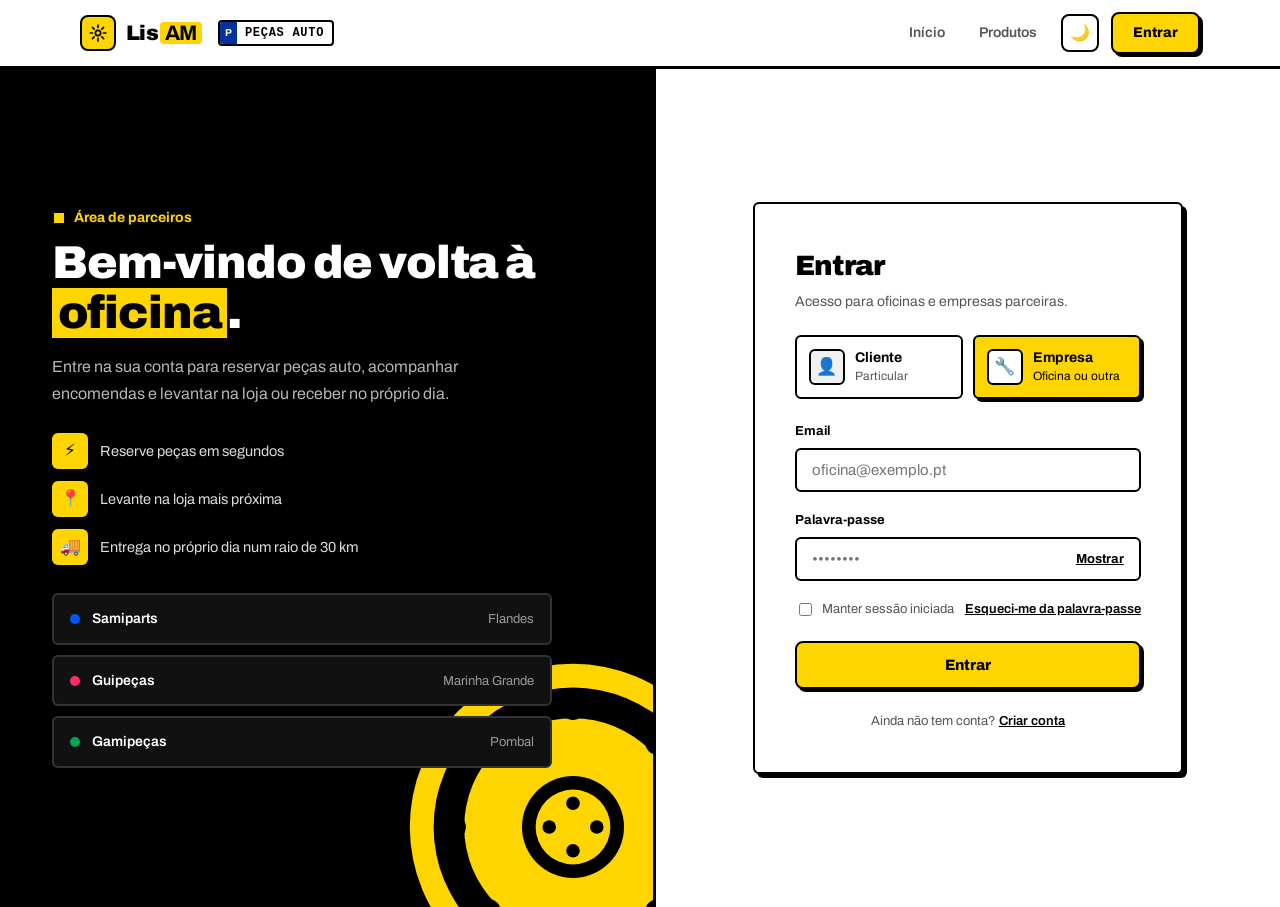
<file: Design/Html/V2/index.html>
<!DOCTYPE html>
<html lang="pt">
<head>
<meta charset="UTF-8">
<meta name="viewport" content="width=device-width, initial-scale=1.0">
<title>Entrar | LisAM</title>
<script>try{var t=localStorage.getItem('lisam-theme');if(t)document.documentElement.dataset.theme=t}catch(e){}</script>
<link rel="preconnect" href="https://fonts.googleapis.com">
<link href="https://fonts.googleapis.com/css2?family=Archivo:wght@400;500;600;700;800;900&display=swap" rel="stylesheet">
<style>
/* LisAM: tema plano de peças auto (login, produtos, registo). Sem gradientes. */
:root{
  --bg:#fff; --bg2:#f0f0f0; --card:#fff; --ink:#000; --txt:#1f1f1f; --muted:#555; --line:#d9d9d9;
  --edge:#000; --brand:#ffd500; --link:#000; --soft:#fff4a8; --chipbg:#f0f0f0; --head:#fff;
  --ok:#16a34a; --baixo:#d97706; --esgotado:#dc2626;
  --c1:#0057ff; --c2:#ff2e63; --c3:#00a651;
  --r:6px; --shadow:4px 4px 0 #000;
}
[data-theme="dark"]{
  --bg:#000; --bg2:#141414; --card:#111; --ink:#fff; --txt:#ddd; --muted:#999; --line:#2a2a2a;
  --edge:#555; --link:#ffd500; --soft:#2b2600; --chipbg:#1c1c1c; --head:#000;
  --shadow:4px 4px 0 #ffd500;
}
*{box-sizing:border-box}
html{scroll-behavior:smooth}
body{margin:0;font-family:Archivo,system-ui,-apple-system,"Segoe UI",Roboto,sans-serif;background:var(--bg);color:var(--txt);line-height:1.55;-webkit-font-smoothing:antialiased}
a{color:inherit}
h1,h2,h3{color:var(--ink);letter-spacing:-.025em;font-weight:900}
:focus-visible{outline:3px solid var(--link);outline-offset:2px}
.wrap{max-width:1160px;margin:0 auto;padding:0 20px}
.eyebrow{display:inline-flex;align-items:center;gap:8px;font-size:14px;font-weight:700;color:var(--ink);margin-bottom:10px}
.eyebrow::before{content:"";width:10px;height:10px;background:var(--brand);border:2px solid var(--edge)}

/* Matrícula e ilustração de disco de travão */
.plate{display:inline-flex;align-items:stretch;background:#fff;color:#000;border:2px solid #000;border-radius:4px;font-family:ui-monospace,Menlo,monospace;font-weight:700;font-size:12px;letter-spacing:.06em;overflow:hidden;white-space:nowrap}
.plate::before{content:"P";background:#0033a0;color:#fff;padding:0 5px;display:grid;place-items:center;font:700 10px Archivo,sans-serif;letter-spacing:0}
.plate span{padding:2px 8px}
.disc{--d1:#000;--d2:#ffd500;position:absolute;pointer-events:none}
.disc .a{fill:var(--d1)}.disc .b{fill:var(--d2)}
.hazard{height:18px;background:url("data:image/svg+xml,%3Csvg xmlns='http://www.w3.org/2000/svg' width='32' height='16'%3E%3Crect width='32' height='16' fill='%23ffd500'/%3E%3Cpath d='M16 0h16L16 16H0z'/%3E%3C/svg%3E") repeat-x;background-size:36px 18px;border-top:3px solid #000;border-bottom:3px solid #000}

/* Header */
header.top{background:var(--head);border-bottom:3px solid var(--edge);position:sticky;top:0;z-index:1000}
.top-inner{max-width:1160px;margin:0 auto;padding:12px 20px;display:flex;align-items:center;gap:20px}
.brand{display:flex;align-items:center;gap:10px;font-weight:900;font-size:21px;color:var(--ink);text-decoration:none;letter-spacing:-.03em}
.brand .mark{width:36px;height:36px;border-radius:8px;background:var(--brand);border:2px solid var(--edge);display:grid;place-items:center}
.brand .mark svg{stroke:#000}
.brand b{background:var(--brand);color:#000;padding:0 5px;border-radius:4px;margin-left:2px}
.top .plate{margin-left:-4px}
.top nav{display:flex;gap:6px;margin-left:auto;align-items:center}
.top nav a{color:var(--muted);text-decoration:none;font-size:14px;font-weight:600;padding:8px 14px;border-radius:8px}
.top nav a:hover,.top nav a.active{color:#000;background:var(--brand)}
.top nav a.cta{background:var(--brand);color:#000;padding:8px 20px;margin-left:6px;font-weight:800;border:2px solid var(--edge);box-shadow:3px 3px 0 var(--edge)}
.top nav a.cta:hover{transform:translate(-1px,-1px);box-shadow:4px 4px 0 var(--edge)}
.theme{border:2px solid var(--edge);background:var(--card);border-radius:8px;width:38px;height:38px;font-size:16px;cursor:pointer;margin-left:4px}
.burger{display:none;margin-left:auto;border:2px solid var(--edge);background:var(--card);color:var(--ink);border-radius:8px;width:40px;height:40px;font-size:18px;cursor:pointer}

/* Botões */
.btn{display:inline-flex;align-items:center;justify-content:center;gap:8px;border:2px solid #000;border-radius:8px;padding:10px 20px;font-size:14px;font-weight:800;cursor:pointer;text-decoration:none;font-family:inherit}
.btn-ghost{background:var(--card);color:var(--ink);border:2px solid var(--edge)}
.btn-ghost:hover{background:var(--soft)}
.entrar,.peca .res{background:var(--brand);color:#000;border:2px solid #000;border-radius:8px;font-weight:800;font-family:inherit;cursor:pointer;box-shadow:3px 3px 0 #000}
.entrar:hover,.peca .res:hover{transform:translate(-2px,-2px);box-shadow:5px 5px 0 #000}

/* Cartões */
.peca,.card,.cats a,.vazio-box{background:var(--card);border:2px solid var(--edge);border-radius:var(--r);box-shadow:var(--shadow)}
.peca,.cats a{transition:transform .15s,box-shadow .15s}
.peca:hover,.cats a:hover{transform:translate(-3px,-3px);box-shadow:7px 7px 0 var(--cc,var(--edge))}
.c-c1{--cc:var(--c1)}.c-c2{--cc:var(--c2)}.c-c3{--cc:var(--c3)}

/* Produtos */
.page-hero{position:relative;overflow:hidden;background:var(--brand);color:#000;border-bottom:3px solid #000;padding:44px 0}
.page-hero .wrap{position:relative}
.page-hero h1{color:#000;font-size:clamp(34px,5vw,60px);line-height:1;letter-spacing:-.04em;margin:0 0 10px}
.page-hero p{margin:0;color:#000;font-weight:500;font-size:16px}
.page-hero .disc{right:-70px;top:-50px;width:300px}
.cats{display:grid;grid-template-columns:repeat(auto-fill,minmax(128px,1fr));gap:14px;margin-bottom:24px}
.cats a{display:flex;flex-direction:column;align-items:center;gap:10px;text-decoration:none;color:var(--ink);padding:18px 10px;font-size:14px;font-weight:700;cursor:pointer}
.cats a .ic{font-size:26px;width:54px;height:54px;border-radius:8px;background:var(--soft);border:2px solid var(--edge);display:grid;place-items:center}
.cats a:hover .ic{background:var(--brand)}
.cats a.on{background:var(--brand);color:#000}
.cats a.on .ic{background:#fff}
.toolbar{display:flex;flex-wrap:wrap;gap:10px;margin-bottom:20px;align-items:center}
.chips{display:flex;flex-wrap:wrap;gap:8px;flex:1}
.chips button{border:2px solid var(--edge);background:var(--card);color:var(--txt);border-radius:6px;padding:7px 16px;font-size:13px;font-weight:600;cursor:pointer;font-family:inherit}
.chips button:hover{background:var(--soft)}
.chips button.on{background:var(--brand);color:#000}
.toolbar select,.toolbar input[type="text"]{background:var(--card);color:var(--ink);font-family:inherit;border:2px solid var(--edge);border-radius:6px;font-size:14px;padding:10px 14px}
.toolbar select{padding-right:40px;cursor:pointer;-webkit-appearance:none;appearance:none;background-image:url("data:image/svg+xml,%3Csvg xmlns='http://www.w3.org/2000/svg' width='12' height='8' viewBox='0 0 12 8' fill='none' stroke='%23888' stroke-width='2' stroke-linecap='round' stroke-linejoin='round'%3E%3Cpath d='M1 1.5l5 5 5-5'/%3E%3C/svg%3E");background-repeat:no-repeat;background-position:right 14px center}
.toolbar input[type="text"]{flex:0 1 280px;min-width:220px}
.pecas{display:grid;grid-template-columns:repeat(auto-fill,minmax(255px,1fr));gap:24px}
.peca{--cc:var(--c1);overflow:hidden;display:flex;flex-direction:column}
.peca .foto{position:relative;height:150px;display:grid;place-items:center;font-size:56px;background:color-mix(in srgb,var(--cc) 18%,var(--card));border-bottom:2px solid var(--edge)}
.peca .foto .em{transition:transform .2s}
.peca:hover .foto .em{transform:scale(1.12) rotate(-6deg)}
.peca .foto strong{position:absolute;top:12px;left:12px;font-size:11px;font-weight:700;background:var(--card);padding:3px 10px;border:2px solid var(--edge);border-radius:4px;color:var(--ink)}
.peca .foto small{position:absolute;top:12px;right:12px;font-size:11px;font-weight:700;color:#fff;background:var(--ok);padding:4px 10px;border-radius:4px}
.peca .pb{padding:18px;display:flex;flex-direction:column;gap:4px;flex:1}
.peca h3{margin:0;font-size:16px;line-height:1.3}
.peca .ref{margin:0;font-size:12px;color:var(--muted);display:flex;align-items:center;gap:8px}
.peca .loja{margin:8px 0 0;font-size:13px;color:var(--muted);display:flex;align-items:center;gap:7px}
.peca .loja::before{content:"";width:8px;height:8px;border-radius:50%;background:var(--cc)}
.peca .pf{margin-top:auto;display:flex;justify-content:space-between;align-items:center;padding-top:16px}
.peca .preco{font-size:22px;font-weight:900;color:var(--ink);letter-spacing:-.03em}
.peca .res{padding:9px 18px;font-size:13px}
.peca .res.ok,.peca .res:disabled{background:var(--ok);color:#fff;box-shadow:none;transform:none;cursor:default}
.vazio-box{grid-column:1/-1;text-align:center;padding:56px 16px;color:var(--muted);box-shadow:none}
.vazio-box b{display:block;font-size:34px;margin-bottom:6px}
.vazio-box .btn{margin-top:16px}

/* Login e registo */
.login-page{display:grid;grid-template-columns:1.05fr 1fr;min-height:calc(100vh - 62px)}
.login-side{position:relative;overflow:hidden;background:#000;color:#fff;padding:64px 52px;display:flex;flex-direction:column;justify-content:center;border-right:3px solid #000}
.login-side>div{position:relative;max-width:500px}
.login-side .disc{--d1:#ffd500;--d2:#000;right:-90px;bottom:-90px;width:340px}
.login-side h1{color:#fff;font-size:clamp(30px,3.6vw,46px);line-height:1.08;margin:0 0 16px}
.login-side .gtext{background:var(--brand);color:#000;padding:0 .12em}
.login-side .eyebrow{color:var(--brand)}
.login-side p{color:#b5b5b5;line-height:1.65;margin:0 0 26px}
.vant{display:flex;flex-direction:column;gap:12px;margin-bottom:28px}
.vant[hidden]{display:none}
.vant div{display:flex;align-items:center;gap:12px;font-size:14.5px;color:#ddd}
.vant span{width:36px;height:36px;border-radius:6px;background:var(--brand);color:#000;display:grid;place-items:center;font-size:17px;flex-shrink:0}
.lista{display:flex;flex-direction:column;gap:10px}
.lista>div{display:flex;align-items:center;gap:12px;padding:13px 16px;background:#111;border:2px solid #333;border-radius:6px;font-size:14px}
.lista>div:hover{background:#1c1c1c;border-color:var(--brand)}
.lista i{width:10px;height:10px;border-radius:50%;flex-shrink:0}
.lista .c-c1 i{background:var(--c1)}.lista .c-c2 i{background:var(--c2)}.lista .c-c3 i{background:var(--c3)}
.lista b{font-weight:600}
.lista span{color:#999;margin-left:auto;font-size:13px}
.form-wrap{display:flex;justify-content:center;align-items:center;padding:40px 20px}
.card{padding:40px;width:100%;max-width:430px}
.card.wide{max-width:520px;padding:38px}
.card h2{margin:0 0 4px;font-size:28px}
.card .sub{color:var(--muted);font-size:14px;margin:0 0 22px}
.tipo-conta{display:grid;grid-template-columns:1fr 1fr;gap:10px;margin:0 0 22px}
.opt{position:relative;display:flex;align-items:center;gap:10px;padding:12px;border:2px solid var(--edge);border-radius:6px;cursor:pointer;background:var(--card)}
.opt:hover{background:var(--soft)}
.opt input{position:absolute;opacity:0;pointer-events:none}
.opt .ico{width:36px;height:36px;border-radius:6px;background:var(--chipbg);border:2px solid var(--edge);display:grid;place-items:center;font-size:17px;flex-shrink:0}
.opt strong{display:block;color:var(--ink);font-size:14px;line-height:1.2}
.opt small{display:block;color:var(--muted);font-size:12px;line-height:1.3;margin-top:2px}
.opt.on{background:var(--brand);box-shadow:3px 3px 0 var(--edge)}
.opt.on strong,.opt.on small{color:#000}
.opt.on .ico{background:#fff}
.opt:focus-within{outline:3px solid var(--link);outline-offset:2px}
.grid2{display:grid;grid-template-columns:1fr 1fr;gap:0 14px}
.campo{margin-bottom:18px;display:flex;flex-direction:column;gap:7px}
.campo[hidden]{display:none}
.campo.full{grid-column:1/-1}
.campo label{font-size:13px;font-weight:700;color:var(--ink)}
.campo input,.campo select{padding:12px 15px;border:2px solid var(--edge);border-radius:6px;font-size:15px;background:var(--card);color:var(--ink);font-family:inherit;width:100%}
.campo select{-webkit-appearance:none;appearance:none;padding-right:38px;background-image:url("data:image/svg+xml,%3Csvg xmlns='http://www.w3.org/2000/svg' width='12' height='8' viewBox='0 0 12 8' fill='none' stroke='%23888' stroke-width='2' stroke-linecap='round' stroke-linejoin='round'%3E%3Cpath d='M1 1.5l5 5 5-5'/%3E%3C/svg%3E");background-repeat:no-repeat;background-position:right 14px center}
.campo input:focus,.campo select:focus{outline:3px solid var(--link);outline-offset:1px}
.campo.bad input,.campo.bad select{border-color:var(--esgotado)}
.campo .msg{font-size:12px;color:var(--esgotado);margin:0}
.pw{position:relative;display:flex}
.pw input{flex:1;padding-right:90px}
.pw .ver{position:absolute;right:6px;top:50%;transform:translateY(-50%);border:0;background:transparent;color:var(--link);text-decoration:underline;font-size:13px;font-weight:700;cursor:pointer;padding:7px 11px;border-radius:6px;font-family:inherit}
.pw .ver:hover{background:var(--brand);color:#000}
.forca{display:flex;gap:4px;margin-top:2px;align-items:center}
.forca i{flex:1;height:6px;background:var(--chipbg);border:1px solid var(--edge)}
.forca small{font-size:12px;color:var(--muted);margin-left:8px;white-space:nowrap}
.termos{display:flex;align-items:flex-start;gap:9px;font-size:13px;color:var(--muted);margin:4px 0 20px;cursor:pointer}
.termos input{margin-top:3px}
.linha{display:flex;justify-content:space-between;align-items:center;font-size:13px;margin:8px 0 22px;color:var(--muted);gap:8px;flex-wrap:wrap}
.linha label{display:flex;align-items:center;gap:7px;cursor:pointer}
.linha a,.novo a,.termos a{color:var(--link);text-decoration:underline;font-weight:600}
.erro{border:2px solid var(--esgotado);background:rgba(220,38,38,.1);color:var(--esgotado);padding:11px 15px;border-radius:6px;font-size:13px;margin:0 0 16px}
.erro.shake{animation:shake .35s}
@keyframes shake{0%,100%{transform:translateX(0)}25%{transform:translateX(-7px)}75%{transform:translateX(7px)}}
.entrar{width:100%;padding:14px;font-size:15px}
.entrar:disabled{opacity:.8;cursor:not-allowed;transform:none}
.novo{text-align:center;font-size:13px;color:var(--muted);margin:22px 0 0}
.ok-box{text-align:center;padding:10px 0}
.ok-box .tick{width:72px;height:72px;border:3px solid #000;background:var(--ok);color:#fff;font-size:36px;display:grid;place-items:center;margin:0 auto 18px;border-radius:8px;animation:pop .4s both}
@keyframes pop{from{transform:scale(.4);opacity:0}to{transform:none;opacity:1}}
.ok-box p{color:var(--muted);margin:0 0 22px}
.ok-box .entrar{display:inline-block;text-decoration:none;width:auto;padding:13px 28px}

/* Footer e toast */
footer.foot{background:#000;color:#9a9a9a;padding:56px 20px 28px;font-size:14px}
.foot-grid{max-width:1160px;margin:0 auto;display:grid;grid-template-columns:1.6fr 1fr 1fr;gap:32px}
.foot .brand{color:#fff;margin-bottom:12px}
.foot h4{color:#fff;margin:0 0 12px;font-size:14px}
.foot-grid a:not(.brand){display:block;color:#9a9a9a;text-decoration:none;padding:4px 0}
.foot-grid a:not(.brand):hover{color:var(--brand)}
.foot p{margin:0;max-width:340px}
.foot .copy{max-width:1160px;margin:34px auto 0;padding-top:22px;border-top:1px solid #333;font-size:13px;text-align:center}
.toast{position:fixed;bottom:24px;left:50%;transform:translateX(-50%) translateY(90px);background:#000;color:var(--brand);padding:14px 24px;border:2px solid var(--brand);border-radius:6px;font-size:14px;font-weight:600;transition:.3s;z-index:9999;opacity:0;pointer-events:none}
.toast.on{transform:translateX(-50%) translateY(0);opacity:1}

@media(max-width:860px){
  .burger{display:block}
  .top nav{display:none;position:absolute;top:100%;left:0;right:0;background:var(--card);border-bottom:3px solid var(--edge);flex-direction:column;align-items:stretch;padding:12px 20px 16px;margin:0}
  .top nav.open{display:flex}
  .top nav a.cta{margin:6px 0 0;text-align:center}
  .theme{align-self:flex-start;margin:6px 0 0}
  .foot-grid,.login-page{grid-template-columns:1fr}
  .login-side{padding:44px 24px;border-right:0;border-bottom:3px solid #000}
}
@media(max-width:560px){.hide-s{display:none}}
@media(max-width:520px){.grid2{grid-template-columns:1fr}.card,.card.wide{padding:28px 22px}.tipo-conta{grid-template-columns:1fr}.page-hero .disc{display:none}}
@media(prefers-reduced-motion:reduce){*{animation:none!important;transition:none!important}}
</style>
</head>
<body>

<header class="top">
  <div class="top-inner">
    <a href="index.html" class="brand"><span class="mark"><svg viewBox="0 0 24 24" width="20" height="20" fill="none" stroke="#fff" stroke-width="2" stroke-linecap="round" stroke-linejoin="round"><circle cx="12" cy="12" r="3.2"/><path d="M12 2.5v3M12 18.5v3M2.5 12h3M18.5 12h3M5.3 5.3l2.1 2.1M16.6 16.6l2.1 2.1M5.3 18.7l2.1-2.1M16.6 7.4l2.1-2.1"/></svg></span><span>Lis<b>AM</b></span></a>
    <span class="plate hide-s"><span>PEÇAS AUTO</span></span>
    <button class="burger" aria-label="Menu">☰</button>
    <nav>
      <a href="index.html">Início</a>
      <a href="products.html">Produtos</a>
      <button class="theme" id="tema" type="button" aria-label="Alternar tema claro/escuro">🌙</button>
      <a href="login.html" class="cta">Entrar</a>
    </nav>
  </div>
</header>

<main class="login-page">
  <div class="login-side">
    <svg class="disc" viewBox="0 0 200 200" aria-hidden="true"><defs><circle id="fh" cx="100" cy="30" r="7"/></defs><circle class="a" cx="100" cy="100" r="96"/><circle class="b" cx="100" cy="100" r="82"/><circle class="a" cx="100" cy="100" r="64"/><g class="b"><use href="#fh"/><use href="#fh" transform="rotate(45 100 100)"/><use href="#fh" transform="rotate(90 100 100)"/><use href="#fh" transform="rotate(135 100 100)"/><use href="#fh" transform="rotate(180 100 100)"/><use href="#fh" transform="rotate(225 100 100)"/><use href="#fh" transform="rotate(270 100 100)"/><use href="#fh" transform="rotate(315 100 100)"/></g><circle class="b" cx="100" cy="100" r="30"/><circle class="a" cx="100" cy="100" r="22"/><g class="b"><circle cx="100" cy="86" r="4"/><circle cx="114" cy="100" r="4"/><circle cx="100" cy="114" r="4"/><circle cx="86" cy="100" r="4"/></g></svg>
    <div>
      <span class="eyebrow" id="sideEyebrow">Área de parceiros</span>
      <h1 id="sideTitulo">Bem-vindo de volta à <span class="gtext">oficina</span>.</h1>
      <p id="sideTexto">Entre na sua conta para reservar peças auto, acompanhar encomendas e levantar na loja ou receber no próprio dia.</p>
      <div class="vant" id="vantEmpresa">
        <div><span>⚡</span>Reserve peças em segundos</div>
        <div><span>📍</span>Levante na loja mais próxima</div>
        <div><span>🚚</span>Entrega no próprio dia num raio de 30 km</div>
      </div>
      <div class="vant" id="vantCliente" hidden>
        <div><span>🔎</span>Pesquise peças pela referência ou pelo carro</div>
        <div><span>🛒</span>Veja as suas reservas num só sítio</div>
        <div><span>📍</span>Levante junto de quem tem em stock, perto de si</div>
      </div>
      <div class="lista">
        <div class="c-c1"><i></i><b>Samiparts</b><span>Flandes</span></div>
        <div class="c-c2"><i></i><b>Guipeças</b><span>Marinha Grande</span></div>
        <div class="c-c3"><i></i><b>Gamipeças</b><span>Pombal</span></div>
      </div>
    </div>
  </div>

  <div class="form-wrap">
    <form class="card" id="loginForm" novalidate>
      <h2>Entrar</h2>
      <p class="sub" id="subTxt">Acesso para oficinas e empresas parceiras.</p>

      <div class="tipo-conta" role="radiogroup" aria-label="Tipo de conta">
        <label class="opt" id="optCliente">
          <input type="radio" name="conta" value="cliente">
          <span class="ico">👤</span>
          <span><strong>Cliente</strong><small>Particular</small></span>
        </label>
        <label class="opt on" id="optEmpresa">
          <input type="radio" name="conta" value="empresa" checked>
          <span class="ico">🔧</span>
          <span><strong>Empresa</strong><small>Oficina ou outra</small></span>
        </label>
      </div>

      <div class="campo">
        <label for="email">Email</label>
        <input type="email" id="email" placeholder="oficina@exemplo.pt" autocomplete="email" required>
      </div>

      <div class="campo">
        <label for="pass">Palavra-passe</label>
        <div class="pw">
          <input type="password" id="pass" placeholder="••••••••" autocomplete="current-password" required>
          <button type="button" class="ver" id="ver">Mostrar</button>
        </div>
      </div>

      <div class="linha">
        <label><input type="checkbox" id="lembrar"> Manter sessão iniciada</label>
        <a href="#" id="esqueci">Esqueci-me da palavra-passe</a>
      </div>

      <p class="erro" id="erro" style="display:none" role="alert"></p>
      <button type="submit" class="entrar" id="btnEntrar">Entrar</button>

      <p class="novo">Ainda não tem conta? <a href="registro.html" id="linkCriar">Criar conta</a></p>
    </form>
  </div>
</main>

<div class="toast" id="toast"></div>

<script>
/* ---------- Utilitários globais ---------- */
const $ = s => document.querySelector(s);
function toast(msg, ms = 2400){
  const t = $('#toast'); t.textContent = msg; t.classList.add('on');
  clearTimeout(t._t); t._t = setTimeout(() => t.classList.remove('on'), ms);
}

/* Menu móvel */
const burger = $('.burger');
if (burger) burger.addEventListener('click', () => $('.top nav').classList.toggle('open'));

/* Tema claro/escuro */
const temaBtn = $('#tema');
function pintarTema(){ if (temaBtn) temaBtn.textContent = document.documentElement.dataset.theme === 'dark' ? '☀️' : '🌙'; }
pintarTema();
if (temaBtn) temaBtn.addEventListener('click', () => {
  const novo = document.documentElement.dataset.theme === 'dark' ? 'light' : 'dark';
  document.documentElement.dataset.theme = novo;
  try { localStorage.setItem('lisam-theme', novo); } catch (e) {}
  pintarTema();
});

/* ---------- Textos dinâmicos por tipo de conta ---------- */
const textos = {
  empresa: {
    eyebrow: 'Área de parceiros',
    titulo: 'Bem-vindo de volta à <span class="gtext">oficina</span>.',
    texto: 'Entre na sua conta para reservar peças auto, acompanhar encomendas e levantar na loja ou receber no próprio dia.',
    sub: 'Acesso para oficinas e empresas parceiras.',
    emailPh: 'oficina@exemplo.pt',
    dica: 'oficina@exemplo.pt / 123456'
  },
  cliente: {
    eyebrow: 'Área de cliente',
    titulo: 'Bem-vindo de volta à <span class="gtext">estrada</span>.',
    texto: 'Entre na sua conta para pesquisar peças auto, guardar reservas e levantar junto de quem tem stock, perto de si.',
    sub: 'Acesso para clientes particulares.',
    emailPh: 'cliente@exemplo.pt',
    dica: 'demo@lam.pt / demo'
  }
};

const tipoConta = () => document.querySelector('input[name="conta"]:checked').value;

function aplicarTipo(){
  const t = tipoConta(), x = textos[t];
  $('#optCliente').classList.toggle('on', t === 'cliente');
  $('#optEmpresa').classList.toggle('on', t === 'empresa');
  $('#vantEmpresa').hidden = t !== 'empresa';
  $('#vantCliente').hidden = t !== 'cliente';
  $('#sideEyebrow').textContent = x.eyebrow;
  $('#sideTitulo').innerHTML = x.titulo;
  $('#sideTexto').textContent = x.texto;
  $('#subTxt').textContent = x.sub;
  $('#email').placeholder = x.emailPh;
  $('#erro').style.display = 'none';
}

document.querySelectorAll('input[name="conta"]').forEach(r => r.addEventListener('change', aplicarTipo));
if (new URLSearchParams(location.search).get('tipo') === 'cliente') {
  document.querySelector('input[value="cliente"]').checked = true;
}
aplicarTipo();

/* ---------- Palavra-passe (mostrar/ocultar) ---------- */
$('#ver').addEventListener('click', () => {
  const p = $('#pass');
  const mostrar = p.type === 'password';
  p.type = mostrar ? 'text' : 'password';
  $('#ver').textContent = mostrar ? 'Ocultar' : 'Mostrar';
});

$('#esqueci').addEventListener('click', e => {
  e.preventDefault();
  toast('Pedido de recuperação enviado (demo).');
});

/* ---------- Contas de demonstração (sem servidor) ---------- */
const utilizadoresDemo = {
  'oficina@exemplo.pt': { nome:'Oficina Demo', pass:'123456', tipo:'empresa' },
  'demo@lam.pt':        { nome:'Demo',         pass:'demo',   tipo:'cliente' }
};
let tentativas = 0;

$('#loginForm').addEventListener('submit', e => {
  e.preventDefault();
  const email = $('#email').value.trim().toLowerCase();
  const pass  = $('#pass').value;
  const tipo  = tipoConta();
  const erro  = $('#erro');

  if (tentativas >= 5){
    erro.textContent = 'Demasiadas tentativas. Recarregue a página.';
    erro.style.display = 'block';
    return;
  }
  if (!email || !pass){
    erro.textContent = 'Introduza um email e uma palavra-passe válidos.';
    erro.style.display = 'block';
    return;
  }
  const u = utilizadoresDemo[email];
  if (u && u.pass === pass){
    if (u.tipo !== tipo){
      erro.textContent = u.tipo === 'empresa'
        ? 'Esta é uma conta de empresa. Selecione "Empresa" para entrar.'
        : 'Esta é uma conta de cliente. Selecione "Cliente" para entrar.';
      erro.style.display = 'block';
      erro.classList.remove('shake'); void erro.offsetWidth; erro.classList.add('shake');
      return;
    }
    erro.style.display = 'none';
    try { sessionStorage.setItem('lam-sessao', JSON.stringify({ nome:u.nome, tipo:u.tipo })); } catch (err) {}
    const btn = $('#btnEntrar');
    btn.disabled = true; btn.textContent = 'A entrar…';
    toast('Bem-vindo, ' + u.nome + '!');
    setTimeout(() => {
      btn.textContent = 'Entrado ✓';
      btn.style.background = 'var(--ok)'; btn.style.color = '#fff';
      setTimeout(() => location.href = 'index.html', 700);
    }, 600);
    return;
  }
  tentativas++;
  erro.textContent = 'Email ou palavra-passe incorretos.';
  erro.style.display = 'block';
  erro.classList.remove('shake'); void erro.offsetWidth; erro.classList.add('shake');
  toast('Credenciais inválidas (demo: ' + textos[tipo].dica + ')');
});
</script>
</body>
</html>
</file>
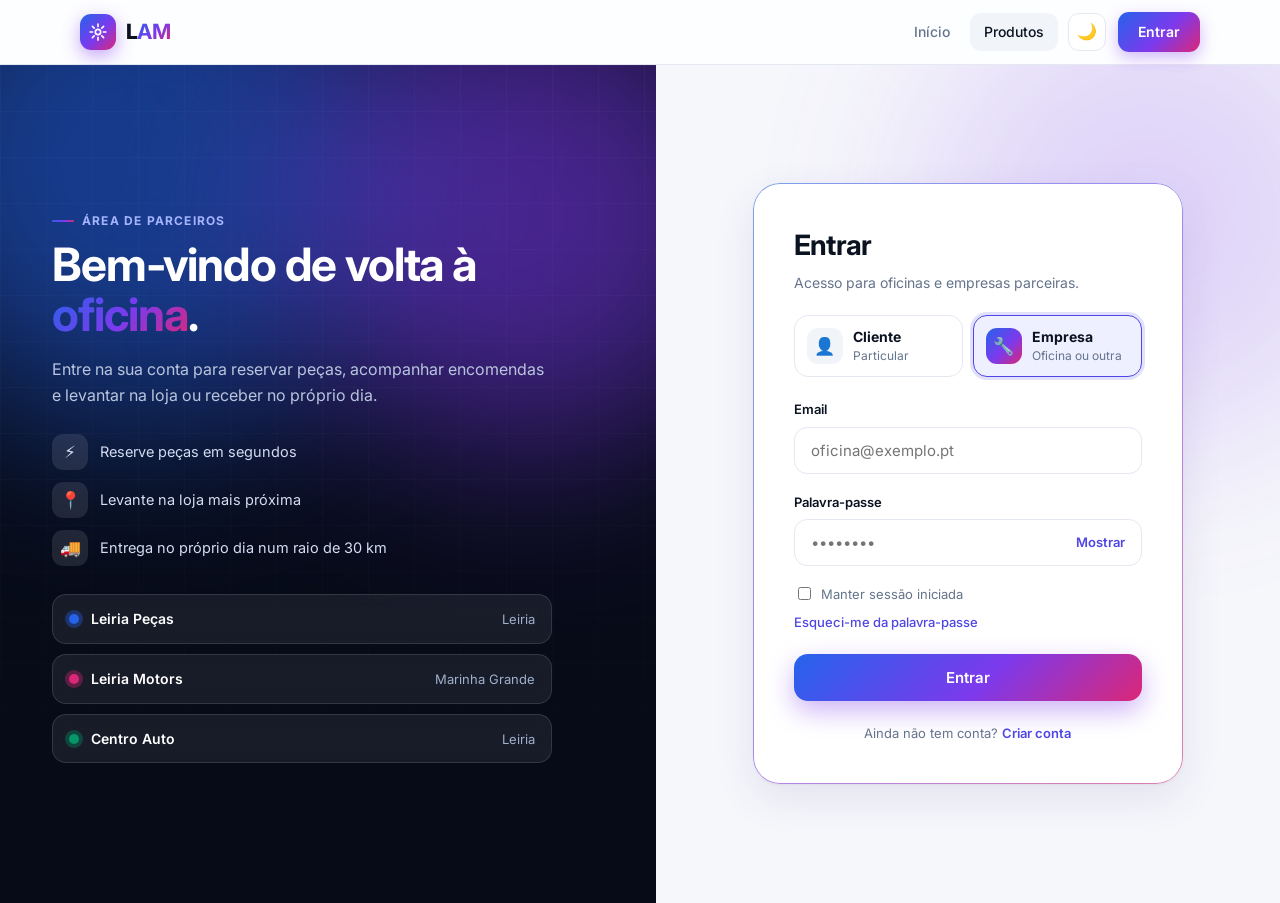
<file: Design/Html/login.html>
<!DOCTYPE html>
<html lang="pt">
<head>
<meta charset="UTF-8">
<meta name="viewport" content="width=device-width, initial-scale=1.0">
<title>Entrar | LAM</title>
<script>try{var t=localStorage.getItem('lisam-theme');if(t)document.documentElement.dataset.theme=t}catch(e){}</script>
<link rel="preconnect" href="https://fonts.googleapis.com">
<link href="https://fonts.googleapis.com/css2?family=Inter:wght@400;500;600;700;800&display=swap" rel="stylesheet">
<style>
:root{
  --bg:#f6f7fb; --bg2:#eef1f8; --card:#fff; --ink:#0b1220; --txt:#334155; --muted:#64748b; --line:#e4e8f0;
  --brand:#4f46e5; --soft:#eef0ff; --chipbg:#f1f5f9; --head:rgba(255,255,255,.8);
  --ok:#16a34a; --baixo:#d97706; --esgotado:#dc2626;
  --c1:#2563eb; --c2:#db2777; --c3:#059669;
  --grad:linear-gradient(135deg,#2563eb 0%,#7c3aed 55%,#db2777 100%);
  --r:20px; --shadow-sm:0 1px 2px rgba(11,18,32,.05);
  --shadow:0 1px 2px rgba(11,18,32,.04),0 14px 40px rgba(60,40,140,.10);
}
[data-theme="dark"]{
  --bg:#080d1a; --bg2:#0e1528; --card:#111a30; --ink:#f1f5f9; --txt:#c3cde0; --muted:#8a98b4; --line:#1f2b48;
  --brand:#8b8cff; --soft:#1a2349; --chipbg:#1a2340; --head:rgba(8,13,26,.78);
  --shadow:0 1px 2px rgba(0,0,0,.3),0 14px 40px rgba(0,0,0,.35);
}
*{box-sizing:border-box}
html{scroll-behavior:smooth}
body{margin:0;font-family:Inter,system-ui,-apple-system,"Segoe UI",Roboto,sans-serif;background:var(--bg);color:var(--txt);line-height:1.55;-webkit-font-smoothing:antialiased;transition:background .3s,color .3s}
a{color:inherit}
h1,h2,h3{color:var(--ink);letter-spacing:-.025em}
.wrap{max-width:1160px;margin:0 auto;padding:0 20px}
section{margin-bottom:84px}
.gtext{background:var(--grad);-webkit-background-clip:text;background-clip:text;color:transparent}
.eyebrow{display:inline-flex;align-items:center;gap:8px;font-size:12px;font-weight:700;letter-spacing:.1em;text-transform:uppercase;color:var(--brand);margin-bottom:10px}
.eyebrow::before{content:"";width:22px;height:2px;border-radius:2px;background:var(--grad)}
.sec-head{margin-bottom:28px}
.sec-head h2{font-size:clamp(26px,3.4vw,36px);margin:0 0 8px;line-height:1.15}
.sec-head p{margin:0;color:var(--muted);max-width:620px;font-size:16px}

/* Revelar ao fazer scroll */
.rv{opacity:0;transform:translateY(26px);transition:opacity .7s ease,transform .7s cubic-bezier(.2,.7,.2,1)}
.rv.in{opacity:1;transform:none}
.rv:nth-child(2){transition-delay:.08s}.rv:nth-child(3){transition-delay:.16s}.rv:nth-child(4){transition-delay:.24s}

/* Header */
header.top{background:var(--head);backdrop-filter:saturate(180%) blur(16px);-webkit-backdrop-filter:saturate(180%) blur(16px);border-bottom:1px solid var(--line);position:sticky;top:0;z-index:100}
.top-inner{max-width:1160px;margin:0 auto;padding:12px 20px;display:flex;align-items:center;gap:20px}
.brand{display:flex;align-items:center;gap:10px;font-weight:800;font-size:21px;color:var(--ink);text-decoration:none;letter-spacing:-.03em}
.brand .mark{width:36px;height:36px;border-radius:11px;background:var(--grad);display:grid;place-items:center;box-shadow:0 6px 18px rgba(124,58,237,.45);transition:.4s}
.brand:hover .mark{transform:rotate(90deg) scale(1.05)}
.brand b{background:var(--grad);-webkit-background-clip:text;background-clip:text;color:transparent}
.top nav{display:flex;gap:6px;margin-left:auto;align-items:center}
.top nav a{color:var(--muted);text-decoration:none;font-size:14px;font-weight:500;padding:8px 14px;border-radius:11px;transition:.15s}
.top nav a:hover,.top nav a.active{color:var(--ink);background:var(--chipbg)}
.top nav a.cta{background:var(--grad);color:#fff;padding:9px 20px;margin-left:6px;font-weight:600;box-shadow:0 6px 16px rgba(124,58,237,.35)}
.top nav a.cta:hover{filter:brightness(1.08);transform:translateY(-1px)}
.theme{border:1px solid var(--line);background:var(--card);border-radius:11px;width:38px;height:38px;font-size:16px;cursor:pointer;transition:.2s;margin-left:4px}
.theme:hover{transform:rotate(20deg)}
.burger{display:none;margin-left:auto;border:1px solid var(--line);background:var(--card);color:var(--ink);border-radius:11px;width:40px;height:40px;font-size:18px;cursor:pointer}

/* Botões */
.btn{display:inline-flex;align-items:center;justify-content:center;gap:8px;border:0;border-radius:13px;padding:13px 24px;font-size:15px;font-weight:600;cursor:pointer;transition:.2s;text-decoration:none;font-family:inherit}
.btn-primary{background:var(--grad);color:#fff;box-shadow:0 8px 22px rgba(124,58,237,.4)}
.btn-primary:hover{transform:translateY(-2px);filter:brightness(1.08)}
.btn-light{background:#fff;color:#1e1b4b}
.btn-light:hover{transform:translateY(-2px);box-shadow:0 10px 24px rgba(0,0,0,.25)}

/* Hero */
.hero{position:relative;overflow:hidden;background:#070b18;color:#fff;padding:92px 20px 0}
.blob{position:absolute;border-radius:50%;filter:blur(90px);opacity:.55;animation:drift 14s ease-in-out infinite alternate;pointer-events:none}
.blob.b1{width:520px;height:520px;background:#2563eb;left:-120px;top:-160px}
.blob.b2{width:460px;height:460px;background:#7c3aed;right:-100px;top:-80px;animation-delay:-4s}
.blob.b3{width:380px;height:380px;background:#db2777;left:40%;top:200px;opacity:.28;animation-delay:-8s}
@keyframes drift{from{transform:translate(0,0) scale(1)}to{transform:translate(50px,40px) scale(1.15)}}
.hero::before{content:"";position:absolute;inset:0;background-image:linear-gradient(rgba(255,255,255,.05) 1px,transparent 1px),linear-gradient(90deg,rgba(255,255,255,.05) 1px,transparent 1px);background-size:46px 46px;mask-image:linear-gradient(#000 25%,transparent 85%);-webkit-mask-image:linear-gradient(#000 25%,transparent 85%)}
.hero-inner{position:relative;max-width:820px;margin:0 auto;text-align:center}
.pill{display:inline-flex;align-items:center;gap:9px;padding:7px 16px;border-radius:999px;background:rgba(255,255,255,.09);border:1px solid rgba(255,255,255,.18);font-size:13px;font-weight:500;margin-bottom:24px;backdrop-filter:blur(8px)}
.pill i{width:8px;height:8px;border-radius:50%;background:#34d399;animation:ping 1.8s infinite}
@keyframes ping{0%{box-shadow:0 0 0 0 rgba(52,211,153,.6)}100%{box-shadow:0 0 0 10px rgba(52,211,153,0)}}
.hero h1{color:#fff;font-size:clamp(34px,6vw,64px);line-height:1.04;margin:0 0 20px;font-weight:800}
.hero h1 em{font-style:normal;background:linear-gradient(90deg,#7dd3fc,#c4b5fd,#f9a8d4);-webkit-background-clip:text;background-clip:text;color:transparent;background-size:200% auto;animation:shine 5s linear infinite}
@keyframes shine{to{background-position:200% center}}
.hero p.lede{color:#b9c5de;font-size:18px;max-width:600px;margin:0 auto 32px}
.procura{display:flex;gap:8px;max-width:620px;margin:0 auto;background:#fff;padding:8px;border-radius:18px;box-shadow:0 24px 60px rgba(0,0,0,.45),0 0 0 6px rgba(255,255,255,.08)}
.procura input{flex:1;min-width:0;padding:13px 16px;border:0;font-size:16px;background:transparent;color:#0b1220;font-family:inherit}
.procura input:focus{outline:none}
.quick{display:flex;flex-wrap:wrap;gap:8px;justify-content:center;margin-top:20px}
.quick span{color:#8fa0c2;font-size:13px;align-self:center;margin-right:2px}
.quick a{color:#d3dcf0;font-size:13px;text-decoration:none;padding:6px 13px;border:1px solid rgba(255,255,255,.18);border-radius:999px;cursor:pointer;transition:.15s}
.quick a:hover{background:rgba(255,255,255,.14);color:#fff;transform:translateY(-1px)}
.float{position:absolute;display:flex;align-items:center;gap:12px;background:rgba(255,255,255,.1);border:1px solid rgba(255,255,255,.2);backdrop-filter:blur(14px);-webkit-backdrop-filter:blur(14px);padding:12px 16px;border-radius:16px;text-align:left;box-shadow:0 20px 40px rgba(0,0,0,.3);animation:bob 6s ease-in-out infinite}
.float .fe{width:40px;height:40px;border-radius:12px;background:rgba(255,255,255,.14);display:grid;place-items:center;font-size:20px}
.float .fe.ok{background:#16a34a;font-weight:800}
.float b{display:block;font-size:14px;color:#fff;line-height:1.2}
.float small{color:#b9c5de;font-size:12px}
.float.f1{left:-190px;top:30px}
.float.f2{right:-180px;top:70px;animation-delay:-2s}
.float.f3{left:-140px;top:250px;animation-delay:-4s}
@keyframes bob{0%,100%{transform:translateY(0)}50%{transform:translateY(-14px)}}
.stats{position:relative;max-width:940px;margin:64px auto 0;display:grid;grid-template-columns:repeat(4,1fr);background:var(--card);color:var(--txt);border-radius:22px 22px 0 0;box-shadow:0 -14px 50px rgba(0,0,0,.18)}
.stats div{padding:24px 12px;text-align:center;border-right:1px solid var(--line)}
.stats div:last-child{border-right:0}
.stats b{display:block;font-size:30px;letter-spacing:-.03em;background:var(--grad);-webkit-background-clip:text;background-clip:text;color:transparent}
.stats span{font-size:13px;color:var(--muted)}

/* Faixa de categorias */
.ticker{overflow:hidden;margin:34px 0 84px;border-block:1px solid var(--line);background:var(--card);mask-image:linear-gradient(90deg,transparent,#000 8%,#000 92%,transparent);-webkit-mask-image:linear-gradient(90deg,transparent,#000 8%,#000 92%,transparent)}
.track{display:flex;gap:46px;width:max-content;padding:16px 0;animation:roll 36s linear infinite}
.track span{font-weight:600;color:var(--muted);font-size:15px;white-space:nowrap}
.ticker:hover .track{animation-play-state:paused}
@keyframes roll{to{transform:translateX(-50%)}}

/* Parceiros */
.parceiros{display:grid;grid-template-columns:repeat(auto-fit,minmax(260px,1fr));gap:20px}
.parceiro{--cc:var(--c1);background:var(--card);border:1px solid var(--line);border-radius:var(--r);padding:26px;display:flex;flex-direction:column;gap:8px;position:relative;transition:.3s;cursor:pointer;overflow:hidden}
.parceiro::before{content:"";position:absolute;inset:0;background:radial-gradient(420px 200px at 100% 0%,color-mix(in srgb,var(--cc) 18%,transparent),transparent 70%);opacity:.7;transition:.3s}
.parceiro>*{position:relative}
.parceiro:hover{transform:translateY(-6px);box-shadow:0 22px 50px color-mix(in srgb,var(--cc) 22%,transparent);border-color:color-mix(in srgb,var(--cc) 50%,var(--line))}
.parceiro .av{width:52px;height:52px;border-radius:15px;display:grid;place-items:center;color:#fff;font-weight:800;font-size:17px;background:var(--cc);margin-bottom:6px;box-shadow:0 10px 22px color-mix(in srgb,var(--cc) 45%,transparent)}
.parceiro b{font-size:19px;color:var(--ink)}
.parceiro .d{font-size:14px;color:var(--muted);margin-top:-4px}
.parceiro .meta{display:flex;flex-wrap:wrap;gap:6px;margin-top:8px}
.tag{font-size:12px;padding:5px 11px;border-radius:999px;background:var(--chipbg);color:var(--txt);font-weight:500}
.tag.ver{background:rgba(22,163,74,.14);color:var(--ok)}
.parceiro .ft{margin-top:auto;padding-top:16px;display:flex;justify-content:space-between;font-size:13px;color:var(--muted);border-top:1px dashed var(--line)}
.parceiro .ft b{font-size:14px}
.parceiro .go{color:var(--cc);font-weight:600;font-size:13px}
.parceiro.c-c1{--cc:var(--c1)}.parceiro.c-c2{--cc:var(--c2)}.parceiro.c-c3{--cc:var(--c3)}

/* Categorias */
.cats{display:grid;grid-template-columns:repeat(auto-fill,minmax(128px,1fr));gap:12px}
.cats a{display:flex;flex-direction:column;align-items:center;gap:10px;text-decoration:none;color:var(--ink);background:var(--card);border:1px solid var(--line);border-radius:var(--r);padding:18px 10px;font-size:14px;font-weight:600;transition:.25s;cursor:pointer}
.cats a .ic{font-size:26px;width:54px;height:54px;border-radius:16px;background:var(--soft);display:grid;place-items:center;transition:.3s}
.cats a:hover{transform:translateY(-4px);border-color:var(--brand);box-shadow:var(--shadow)}
.cats a:hover .ic{transform:scale(1.12) rotate(-6deg);background:var(--grad)}
.cats a.on{border-color:var(--brand);background:var(--soft)}
.cats a.on .ic{background:var(--grad)}

/* Peças */
.toolbar{display:flex;flex-wrap:wrap;gap:10px;margin-bottom:20px;align-items:center}
.chips{display:flex;flex-wrap:wrap;gap:8px;flex:1}
.chips button{border:1px solid var(--line);background:var(--card);color:var(--txt);border-radius:999px;padding:8px 16px;font-size:13px;font-weight:500;cursor:pointer;font-family:inherit;transition:.15s}
.chips button:hover{border-color:var(--brand);color:var(--ink)}
.chips button.on{background:var(--grad);color:#fff;border-color:transparent}
.toolbar select,.filtros input,.filtros select,.campo input{background:var(--card);color:var(--ink);font-family:inherit}
.toolbar select{padding:10px 14px;border:1px solid var(--line);border-radius:12px;font-size:14px}
.pecas{display:grid;grid-template-columns:repeat(auto-fill,minmax(255px,1fr));gap:20px}
.peca{--cc:var(--c1);background:var(--card);border:1px solid var(--line);border-radius:var(--r);overflow:hidden;display:flex;flex-direction:column;transition:.3s;animation:pop .5s both;animation-delay:calc(var(--i,0)*60ms)}
@keyframes pop{from{opacity:0;transform:translateY(18px) scale(.97)}to{opacity:1;transform:none}}
.peca:hover{transform:translateY(-6px);box-shadow:0 22px 46px color-mix(in srgb,var(--cc) 20%,transparent);border-color:color-mix(in srgb,var(--cc) 45%,var(--line))}
.peca.c-c1{--cc:var(--c1)}.peca.c-c2{--cc:var(--c2)}.peca.c-c3{--cc:var(--c3)}
.peca .foto{height:140px;position:relative;display:grid;place-items:center;font-size:52px;background:radial-gradient(circle at 30% 20%,color-mix(in srgb,var(--cc) 28%,var(--card)),color-mix(in srgb,var(--cc) 6%,var(--card)) 70%);overflow:hidden}
.peca .foto::after{content:"";position:absolute;inset:0;background:linear-gradient(115deg,transparent 40%,rgba(255,255,255,.35) 50%,transparent 60%);transform:translateX(-120%);transition:.7s}
.peca:hover .foto::after{transform:translateX(120%)}
.peca .foto .em{transition:.4s;filter:drop-shadow(0 8px 12px rgba(0,0,0,.18))}
.peca:hover .foto .em{transform:scale(1.18) rotate(-6deg)}
.peca .foto strong{position:absolute;top:12px;left:12px;font-size:11px;font-weight:600;background:var(--card);padding:4px 11px;border-radius:999px;color:var(--ink);box-shadow:var(--shadow-sm)}
.peca .foto small{position:absolute;top:12px;right:12px;font-size:11px;font-weight:600;color:#fff;background:var(--ok);padding:4px 10px;border-radius:999px}
.peca .pb{padding:18px;display:flex;flex-direction:column;gap:4px;flex:1}
.peca h3{margin:0;font-size:16px;line-height:1.3}
.peca .ref{margin:0;font-size:12px;color:var(--muted);font-family:ui-monospace,monospace}
.peca .loja{margin:8px 0 0;font-size:13px;color:var(--muted);display:flex;align-items:center;gap:7px}
.peca .loja::before{content:"";width:8px;height:8px;border-radius:50%;background:var(--cc)}
.peca .pf{margin-top:auto;display:flex;justify-content:space-between;align-items:center;padding-top:16px}
.peca .preco{font-size:22px;font-weight:800;color:var(--ink);letter-spacing:-.03em}
.peca .res{padding:10px 18px;border:0;border-radius:11px;background:var(--grad);color:#fff;font-size:13px;font-weight:600;cursor:pointer;transition:.2s;font-family:inherit}
.peca .res:hover{transform:scale(1.05);filter:brightness(1.08)}
.peca .res.ok,.peca .res:disabled{background:var(--ok);transform:none}
.vazio-box{grid-column:1/-1;text-align:center;padding:56px 16px;background:var(--card);border:1px dashed var(--line);border-radius:var(--r);color:var(--muted)}
.vazio-box b{display:block;font-size:34px;margin-bottom:6px}

/* Como funciona */
.passos{display:grid;grid-template-columns:repeat(3,1fr);gap:20px;position:relative}
.passo{background:var(--card);border:1px solid var(--line);border-radius:var(--r);padding:28px;position:relative;transition:.3s;overflow:hidden}
.passo:hover{transform:translateY(-5px);box-shadow:var(--shadow)}
.passo .n{position:absolute;right:18px;top:6px;font-size:84px;font-weight:800;letter-spacing:-.05em;color:var(--chipbg);line-height:1;user-select:none}
.passo .pi{position:relative;width:54px;height:54px;border-radius:16px;background:var(--grad);display:grid;place-items:center;font-size:26px;margin-bottom:18px;box-shadow:0 10px 24px rgba(124,58,237,.35)}
.passo h3{position:relative;margin:0 0 6px;font-size:19px}
.passo p{position:relative;margin:0;font-size:14.5px;color:var(--muted)}

/* Mapa */
.mapa-top{display:flex;flex-wrap:wrap;justify-content:space-between;align-items:end;gap:12px;margin-bottom:20px}
.leg{display:flex;gap:16px;flex-wrap:wrap;font-size:13px;font-weight:600}
.leg span{display:inline-flex;align-items:center;gap:7px}
.leg span::before{content:"";width:11px;height:11px;border-radius:50%;background:currentColor}
.leg .c-c1{color:var(--c1)}.leg .c-c2{color:var(--c2)}.leg .c-c3{color:var(--c3)}
#mapa{height:440px;border-radius:var(--r);border:1px solid var(--line);overflow:hidden;box-shadow:var(--shadow)}
.pin{width:36px;height:36px;border-radius:50% 50% 50% 4px;transform:rotate(-45deg);background:var(--c,#2563eb);display:flex;align-items:center;justify-content:center;border:3px solid #fff;box-shadow:0 6px 16px rgba(0,0,0,.35)}
.pin span{transform:rotate(45deg);color:#fff;font-weight:700;font-size:11px}

/* Sobre */
.sobre{display:grid;grid-template-columns:1fr 1.1fr;gap:44px;background:#070b18;color:#cbd5e1;border-radius:28px;padding:54px;position:relative;overflow:hidden}
.sobre::before{content:"";position:absolute;width:480px;height:480px;right:-140px;top:-180px;background:radial-gradient(circle,rgba(124,58,237,.5),transparent 65%)}
.sobre::after{content:"";position:absolute;width:420px;height:420px;left:-160px;bottom:-200px;background:radial-gradient(circle,rgba(37,99,235,.4),transparent 65%)}
.sobre>*{position:relative;z-index:1}
.sobre h2{color:#fff;font-size:clamp(26px,3.4vw,36px);margin:0 0 12px;line-height:1.15}
.sobre .eyebrow{color:#a5b4fc}
.lead{line-height:1.75;color:#aab6cc}
.pontos{display:grid;grid-template-columns:1fr 1fr;gap:14px}
.pontos div{background:rgba(255,255,255,.06);border:1px solid rgba(255,255,255,.1);border-radius:16px;padding:18px;transition:.25s}
.pontos div:hover{background:rgba(255,255,255,.1);transform:translateY(-3px)}
.pontos .pe{font-size:22px;margin-bottom:6px;display:block}
.pontos h3{margin:0 0 4px;font-size:15px;color:#fff}
.pontos p{margin:0;font-size:13px;color:#a9b6cd;line-height:1.55}

/* Banner final */
.cta-band{display:flex;flex-wrap:wrap;gap:20px;justify-content:space-between;align-items:center;background:var(--grad);border-radius:28px;padding:44px 48px;color:#fff;position:relative;overflow:hidden;box-shadow:0 24px 60px rgba(124,58,237,.35)}
.cta-band::after{content:"";position:absolute;width:300px;height:300px;right:-60px;top:-120px;border-radius:50%;background:rgba(255,255,255,.14)}
.cta-band h2{color:#fff;margin:0 0 6px;font-size:clamp(24px,3vw,32px)}
.cta-band p{margin:0;opacity:.88}
.cta-band>*{position:relative;z-index:1}

/* Footer */
footer.foot{background:#070b18;color:#94a3b8;padding:56px 20px 28px;margin-top:20px;font-size:14px}
.foot-grid{max-width:1160px;margin:0 auto;display:grid;grid-template-columns:1.6fr 1fr 1fr;gap:32px}
.foot .brand{color:#fff;margin-bottom:12px}
.foot h4{color:#fff;margin:0 0 12px;font-size:14px}
.foot-grid a:not(.brand){display:block;color:#94a3b8;text-decoration:none;padding:4px 0;transition:.15s}
.foot-grid a:not(.brand):hover{color:#fff;transform:translateX(3px)}
.foot p{margin:0;max-width:340px}
.foot .copy{max-width:1160px;margin:34px auto 0;padding-top:22px;border-top:1px solid rgba(255,255,255,.1);font-size:13px;text-align:center}

/* Toast */
.toast{position:fixed;bottom:24px;left:50%;transform:translateX(-50%) translateY(90px);background:#0b1220;color:#fff;padding:14px 24px;border-radius:14px;font-size:14px;font-weight:500;transition:.35s;z-index:9999;opacity:0;pointer-events:none;box-shadow:0 16px 40px rgba(0,0,0,.35);border:1px solid rgba(255,255,255,.12)}
.toast.on{transform:translateX(-50%) translateY(0);opacity:1}

/* Stock */
.page-head{padding:52px 0 28px;display:flex;flex-wrap:wrap;justify-content:space-between;align-items:end;gap:16px}
.page-head h1{margin:0 0 6px;font-size:clamp(30px,4vw,42px)}
.page-head p{margin:0;color:var(--muted)}
.btn-ghost{background:var(--card);color:var(--ink);border:1px solid var(--line);padding:11px 20px;font-size:14px}
.btn-ghost:hover{border-color:var(--brand);transform:translateY(-2px)}
.resumo{display:grid;grid-template-columns:repeat(auto-fit,minmax(200px,1fr));gap:16px;margin-bottom:30px}
.resumo>div{background:var(--card);border:1px solid var(--line);border-radius:var(--r);padding:20px;display:flex;align-items:center;gap:16px;transition:.25s}
.resumo>div:hover{transform:translateY(-4px);box-shadow:var(--shadow)}
.resumo .ic{width:50px;height:50px;border-radius:15px;background:var(--grad);display:grid;place-items:center;font-size:23px;flex-shrink:0;box-shadow:0 8px 20px rgba(124,58,237,.3)}
.resumo b{display:block;font-size:24px;color:var(--ink);letter-spacing:-.03em;line-height:1.15}
.resumo span{color:var(--muted);font-size:13px}
.tabs{display:flex;flex-wrap:wrap;gap:8px;margin-bottom:16px}
.tabs a{text-decoration:none;color:var(--txt);background:var(--card);border:1px solid var(--line);border-radius:999px;padding:9px 18px;font-size:14px;font-weight:500;transition:.15s;cursor:pointer;display:inline-flex;align-items:center;gap:8px}
.tabs a::before{content:"";width:9px;height:9px;border-radius:50%;background:var(--grad)}
.tabs a.c-c1::before{background:var(--c1)}.tabs a.c-c2::before{background:var(--c2)}.tabs a.c-c3::before{background:var(--c3)}
.tabs a:hover{border-color:var(--brand)}
.tabs a.on{background:var(--grad);color:#fff;border-color:transparent}
.tabs a.on::before{background:#fff}
.tabs a small{opacity:.7}
.filtros{display:flex;flex-wrap:wrap;gap:10px;margin-bottom:28px;background:var(--card);border:1px solid var(--line);border-radius:var(--r);padding:12px;box-shadow:var(--shadow-sm)}
.filtros input,.filtros select{padding:12px 16px;border:1px solid var(--line);border-radius:12px;font-size:14px;min-width:180px;flex:1}
.filtros input:focus,.filtros select:focus,.campo input:focus{outline:none;border-color:var(--brand);box-shadow:0 0 0 4px color-mix(in srgb,var(--brand) 18%,transparent)}
.filtros .btn{padding:12px 22px;font-size:14px}
.filtros .limpar{display:inline-flex;align-items:center;padding:0 12px;color:var(--brand);font-size:14px;font-weight:600;cursor:pointer;text-decoration:none}
.empresa{--cc:var(--c1);background:var(--card);border:1px solid var(--line);border-radius:var(--r);margin-bottom:24px;overflow:hidden;animation:pop .5s both;box-shadow:var(--shadow-sm)}
.empresa.c-c1{--cc:var(--c1)}.empresa.c-c2{--cc:var(--c2)}.empresa.c-c3{--cc:var(--c3)}
.empresa-top{display:flex;flex-wrap:wrap;justify-content:space-between;align-items:center;gap:14px;padding:20px 24px;border-bottom:1px solid var(--line);background:linear-gradient(90deg,color-mix(in srgb,var(--cc) 12%,var(--card)),var(--card) 60%)}
.empresa-id{display:flex;align-items:center;gap:14px}
.empresa-id .av{width:46px;height:46px;border-radius:14px;background:var(--cc);color:#fff;display:grid;place-items:center;font-weight:800;box-shadow:0 8px 18px color-mix(in srgb,var(--cc) 40%,transparent)}
.empresa-top h2{margin:0 0 2px;font-size:19px}
.empresa-top .sub{margin:0;color:var(--muted);font-size:13px}
.empresa-n{display:flex;gap:8px;flex-wrap:wrap}
.empresa-n span{font-size:12px;background:var(--chipbg);padding:6px 12px;border-radius:999px;color:var(--muted)}
.empresa-n b{color:var(--ink)}
.tabela-wrap{overflow-x:auto}
.tabela{width:100%;border-collapse:collapse;font-size:14px}
.tabela th,.tabela td{padding:14px 20px;text-align:left;border-bottom:1px solid var(--line);white-space:nowrap}
.tabela th{background:var(--bg2);font-weight:600;color:var(--muted);font-size:11.5px;text-transform:uppercase;letter-spacing:.07em}
.tabela tr:last-child td{border-bottom:0}
.tabela tbody tr{transition:background .15s}
.tabela tbody tr:hover{background:var(--bg2)}
.tabela .r{text-align:right}
.tabela .ref b{font-family:ui-monospace,monospace;font-size:13px;background:var(--chipbg);color:var(--ink);padding:4px 9px;border-radius:7px}
.tabela .preco-s{font-weight:700;color:var(--ink)}
.q{display:flex;align-items:center;gap:10px;justify-content:flex-end}
.qbar{width:64px;height:6px;background:var(--chipbg);border-radius:6px;overflow:hidden}
.qbar i{display:block;height:100%;border-radius:6px;background:var(--ok)}
.qbar i.baixo{background:var(--baixo)}.qbar i.esgotado{background:var(--esgotado)}
.chip{display:inline-flex;align-items:center;gap:6px;padding:5px 12px;border-radius:999px;font-size:12px;font-weight:600}
.chip::before{content:"";width:6px;height:6px;border-radius:50%;background:currentColor}
.chip.ok{background:rgba(22,163,74,.14);color:var(--ok)}
.chip.baixo{background:rgba(217,119,6,.15);color:var(--baixo)}
.chip.esgotado{background:rgba(220,38,38,.14);color:var(--esgotado)}
.vazio{padding:30px 24px;color:var(--muted);font-size:14px;margin:0}

/* Login */
.login-page{display:grid;grid-template-columns:1.05fr 1fr;min-height:calc(100vh - 62px)}
.login-side{background:#070b18;color:#fff;padding:64px 52px;display:flex;flex-direction:column;justify-content:center;position:relative;overflow:hidden}
.login-side::before{content:"";position:absolute;inset:0;background-image:linear-gradient(rgba(255,255,255,.045) 1px,transparent 1px),linear-gradient(90deg,rgba(255,255,255,.045) 1px,transparent 1px);background-size:46px 46px;mask-image:linear-gradient(#000,transparent 95%);-webkit-mask-image:linear-gradient(#000,transparent 95%)}
.login-side>div{position:relative;max-width:500px}
.login-side h1{color:#fff;font-size:clamp(30px,3.6vw,46px);line-height:1.08;margin:0 0 16px}
.login-side p{color:#b9c5de;line-height:1.65;margin:0 0 26px}
.vant{display:flex;flex-direction:column;gap:12px;margin-bottom:28px}
.vant[hidden]{display:none}
.vant div{display:flex;align-items:center;gap:12px;font-size:14.5px;color:#d3dcf0}
.vant span{width:36px;height:36px;border-radius:11px;background:rgba(255,255,255,.1);display:grid;place-items:center;font-size:17px;flex-shrink:0}
.lista{display:flex;flex-direction:column;gap:10px}
.lista>div{display:flex;align-items:center;gap:12px;padding:13px 16px;background:rgba(255,255,255,.07);border:1px solid rgba(255,255,255,.12);border-radius:14px;font-size:14px;transition:.25s;backdrop-filter:blur(8px)}
.lista>div:hover{transform:translateX(6px);background:rgba(255,255,255,.12)}
.lista i{width:10px;height:10px;border-radius:50%;flex-shrink:0}
.lista .c-c1 i{background:var(--c1);box-shadow:0 0 0 4px rgba(37,99,235,.35)}
.lista .c-c2 i{background:var(--c2);box-shadow:0 0 0 4px rgba(219,39,119,.35)}
.lista .c-c3 i{background:var(--c3);box-shadow:0 0 0 4px rgba(5,150,105,.35)}
.lista b{font-weight:600}
.lista span{color:#9fb0cc;margin-left:auto;font-size:13px}
.form-wrap{display:flex;justify-content:center;align-items:center;padding:40px 20px;position:relative;overflow:hidden}
.form-wrap .blob{opacity:.18}
.card{position:relative;background:var(--card);border:1px solid var(--line);border-radius:26px;padding:40px;width:100%;max-width:430px;box-shadow:var(--shadow)}
.card::before{content:"";position:absolute;inset:-1px;border-radius:27px;padding:1px;background:var(--grad);-webkit-mask:linear-gradient(#000 0 0) content-box,linear-gradient(#000 0 0);-webkit-mask-composite:xor;mask-composite:exclude;opacity:.55;pointer-events:none}
.card h2{margin:0 0 4px;font-size:28px}
.card .sub{color:var(--muted);font-size:14px;margin:0 0 22px}

/* Seletor Cliente / Empresa */
.tipo-conta{display:grid;grid-template-columns:1fr 1fr;gap:10px;margin:0 0 22px}
.opt{position:relative;display:flex;align-items:center;gap:10px;padding:12px;border:1.5px solid var(--line);border-radius:14px;cursor:pointer;background:var(--card);transition:.15s}
.opt:hover{border-color:var(--brand)}
.opt input{position:absolute;opacity:0;pointer-events:none}
.opt .ico{width:36px;height:36px;border-radius:11px;background:var(--chipbg);display:grid;place-items:center;font-size:17px;flex-shrink:0;transition:.15s}
.opt strong{display:block;color:var(--ink);font-size:14px;line-height:1.2}
.opt small{display:block;color:var(--muted);font-size:12px;line-height:1.3;margin-top:2px}
.opt.on{border-color:var(--brand);background:var(--soft);box-shadow:0 0 0 3px color-mix(in srgb,var(--brand) 16%,transparent)}
.opt.on .ico{background:var(--grad)}
.opt:focus-within{outline:2px solid var(--brand);outline-offset:2px}

.campo{margin-bottom:18px;display:flex;flex-direction:column;gap:7px}
.campo label{font-size:13px;font-weight:600;color:var(--ink)}
.campo input{padding:13px 16px;border:1px solid var(--line);border-radius:13px;font-size:15px;transition:.15s}
.pw{position:relative;display:flex}
.pw input{flex:1;padding-right:90px}
.pw .ver{position:absolute;right:6px;top:50%;transform:translateY(-50%);border:0;background:transparent;color:var(--brand);font-size:13px;font-weight:600;cursor:pointer;padding:7px 11px;border-radius:8px;font-family:inherit}
.pw .ver:hover{background:var(--soft)}
.linha{display:flex;justify-content:space-between;align-items:center;font-size:13px;margin:8px 0 22px;color:var(--muted);gap:8px;flex-wrap:wrap}
.linha label{display:flex;align-items:center;gap:7px;cursor:pointer}
.linha a{color:var(--brand);text-decoration:none;font-weight:500}
.linha a:hover{text-decoration:underline}
.erro{background:rgba(220,38,38,.12);color:var(--esgotado);padding:11px 15px;border-radius:11px;font-size:13px;margin:0 0 16px}
.erro.shake{animation:shake .35s}
@keyframes shake{0%,100%{transform:translateX(0)}25%{transform:translateX(-7px)}75%{transform:translateX(7px)}}
.entrar{width:100%;padding:14px;border:0;border-radius:14px;background:var(--grad);color:#fff;font-size:15px;font-weight:600;cursor:pointer;transition:.2s;font-family:inherit;box-shadow:0 10px 26px rgba(124,58,237,.38)}
.entrar:hover{transform:translateY(-2px);filter:brightness(1.08)}
.entrar:disabled{opacity:.8;cursor:not-allowed;transform:none}
.novo{text-align:center;font-size:13px;color:var(--muted);margin:22px 0 0}
.novo a{color:var(--brand);text-decoration:none;font-weight:600}
.novo a:hover{text-decoration:underline}
.demo-hint{margin-top:20px;padding:11px 15px;background:var(--soft);border-radius:12px;font-size:12.5px;color:var(--brand);text-align:center}

@media(max-width:1180px){.float{display:none}}
@media(max-width:860px){
  .burger{display:block}
  .top nav{display:none;position:absolute;top:100%;left:0;right:0;background:var(--card);border-bottom:1px solid var(--line);flex-direction:column;align-items:stretch;padding:12px 20px 16px;margin:0}
  .top nav.open{display:flex}
  .top nav a.cta{margin:6px 0 0;text-align:center}
  .theme{align-self:flex-start;margin:6px 0 0}
  .stats{grid-template-columns:repeat(2,1fr)}
  .stats div:nth-child(2){border-right:0}
  .stats div:nth-child(-n+2){border-bottom:1px solid var(--line)}
  .sobre{grid-template-columns:1fr;padding:30px}
  .pontos{grid-template-columns:1fr}
  .passos{grid-template-columns:1fr}
  .foot-grid{grid-template-columns:1fr}
  .login-page{grid-template-columns:1fr}
  .login-side{padding:44px 24px}
  .hero{padding-top:60px}
  .cta-band{padding:32px 26px}
}
@media(max-width:440px){.card{padding:28px 22px}.tipo-conta{grid-template-columns:1fr}}
@media(prefers-reduced-motion:reduce){*{animation:none!important;transition:none!important}.rv{opacity:1;transform:none}}

</style>
</head>
<body>

<header class="top">
  <div class="top-inner">
    <a href="index.html" class="brand"><span class="mark"><svg viewBox="0 0 24 24" width="20" height="20" fill="none" stroke="#fff" stroke-width="2" stroke-linecap="round" stroke-linejoin="round"><circle cx="12" cy="12" r="3.2"/><path d="M12 2.5v3M12 18.5v3M2.5 12h3M18.5 12h3M5.3 5.3l2.1 2.1M16.6 16.6l2.1 2.1M5.3 18.7l2.1-2.1M16.6 7.4l2.1-2.1"/></svg></span><span>L<b>AM</b></span></a>
    <button class="burger" aria-label="Menu">☰</button>
    <nav>
      <a href="index.html">Início</a>
      <a href="products.html" class="active">Produtos</a>
      <button class="theme" id="tema" type="button" aria-label="Alternar tema claro/escuro">🌙</button>
      <a href="login.html" class="cta">Entrar</a>
    </nav>
  </div>
</header>

<main class="login-page">
  <div class="login-side">
    <span class="blob b1"></span><span class="blob b2"></span>
    <div>
      <span class="eyebrow" id="sideEyebrow" style="color:#a5b4fc">Área de parceiros</span>
      <h1 id="sideTitulo">Bem-vindo de volta à <span class="gtext">oficina</span>.</h1>
      <p id="sideTexto">Entre na sua conta para reservar peças, acompanhar encomendas e levantar na loja ou receber no próprio dia.</p>
      <div class="vant" id="vantEmpresa">
        <div><span>⚡</span>Reserve peças em segundos</div>
        <div><span>📍</span>Levante na loja mais próxima</div>
        <div><span>🚚</span>Entrega no próprio dia num raio de 30 km</div>
      </div>
      <div class="vant" id="vantCliente" hidden>
        <div><span>🔎</span>Pesquise peças pela referência ou pelo carro</div>
        <div><span>🛒</span>Veja as suas reservas num só sítio</div>
        <div><span>📍</span>Levante junto de quem tem em stock, perto de si</div>
      </div>
      <div class="lista">
        <div class="c-c1"><i></i><b>Leiria Peças</b><span>Leiria</span></div>
        <div class="c-c2"><i></i><b>Leiria Motors</b><span>Marinha Grande</span></div>
        <div class="c-c3"><i></i><b>Centro Auto</b><span>Leiria</span></div>
      </div>
    </div>
  </div>

  <div class="form-wrap">
    <span class="blob b2"></span>
    <form class="card" id="loginForm" novalidate>
      <h2>Entrar</h2>
      <p class="sub" id="subTxt">Acesso para oficinas e empresas parceiras.</p>

      <div class="tipo-conta" role="radiogroup" aria-label="Tipo de conta">
        <label class="opt" id="optCliente">
          <input type="radio" name="conta" value="cliente">
          <span class="ico">👤</span>
          <span><strong>Cliente</strong><small>Particular</small></span>
        </label>
        <label class="opt on" id="optEmpresa">
          <input type="radio" name="conta" value="empresa" checked>
          <span class="ico">🔧</span>
          <span><strong>Empresa</strong><small>Oficina ou outra</small></span>
        </label>
      </div>

      <div class="campo">
        <label for="email">Email</label>
        <input type="email" id="email" placeholder="oficina@exemplo.pt" autocomplete="email" required>
      </div>

      <div class="campo">
        <label for="pass">Palavra-passe</label>
        <div class="pw">
          <input type="password" id="pass" placeholder="••••••••" autocomplete="current-password" required>
          <button type="button" class="ver" id="ver">Mostrar</button>
        </div>
      </div>

      <div class="linha">
        <label><input type="checkbox" id="lembrar"> Manter sessão iniciada</label>
        <a href="#" id="esqueci">Esqueci-me da palavra-passe</a>
      </div>

      <p class="erro" id="erro" style="display:none" role="alert"></p>
      <button type="submit" class="entrar" id="btnEntrar">Entrar</button>

      <p class="novo">Ainda não tem conta? <a href="registro.html" id="linkCriar">Criar conta</a></p>
    </form>
  </div>
</main>

<div class="toast" id="toast"></div>

<script>
const $ = s => document.querySelector(s);
const esc = s => String(s).replace(/[&<>"']/g, c => ({'&':'&amp;','<':'&lt;','>':'&gt;','"':'&quot;',"'":'&#39;'}[c]));
const eur = v => new Intl.NumberFormat('pt-PT').format(v) + ' €';
function toast(msg, ms = 2400){
  const t = $('#toast'); t.textContent = msg; t.classList.add('on');
  clearTimeout(t._t); t._t = setTimeout(() => t.classList.remove('on'), ms);
}

/* Menu móvel */
const burger = $('.burger');
if (burger) burger.addEventListener('click', () => $('.top nav').classList.toggle('open'));

/* Tema claro/escuro */
const temaBtn = $('#tema');
function pintarTema(){ if (temaBtn) temaBtn.textContent = document.documentElement.dataset.theme === 'dark' ? '☀️' : '🌙'; }
pintarTema();
if (temaBtn) temaBtn.addEventListener('click', () => {
  const novo = document.documentElement.dataset.theme === 'dark' ? 'light' : 'dark';
  document.documentElement.dataset.theme = novo;
  try { localStorage.setItem('lisam-theme', novo); } catch (e) {}
  pintarTema();
});

/* Animação ao fazer scroll + contadores */
function countUp(el){
  const n = parseFloat(el.dataset.count), suf = el.dataset.suf || '', t0 = performance.now(), d = 1300;
  (function f(t){
    const p = Math.min(1, (t - t0) / d);
    el.textContent = Math.round(n * (1 - Math.pow(1 - p, 3))) + suf;
    if (p < 1) requestAnimationFrame(f);
  })(t0);
}
const io = 'IntersectionObserver' in window ? new IntersectionObserver(es => es.forEach(e => {
  if (!e.isIntersecting) return;
  e.target.classList.add('in');
  e.target.querySelectorAll('[data-count]').forEach(countUp);
  io.unobserve(e.target);
}), {threshold: .12}) : null;
function reveal(root = document){
  root.querySelectorAll('.rv:not(.in)').forEach(el => {
    if (io) io.observe(el);
    else { el.classList.add('in'); el.querySelectorAll('[data-count]').forEach(countUp); }
  });
}

</script>
<script>
/* Tipo de conta: Cliente / Empresa */
const textos = {
  empresa: {
    eyebrow: 'Área de parceiros',
    titulo: 'Bem-vindo de volta à <span class="gtext">oficina</span>.',
    texto: 'Entre na sua conta para reservar peças, acompanhar encomendas e levantar na loja ou receber no próprio dia.',
    sub: 'Acesso para oficinas e empresas parceiras.',
    emailPh: 'oficina@exemplo.pt',
    dica: 'oficina@exemplo.pt / 123456'
  },
  cliente: {
    eyebrow: 'Área de cliente',
    titulo: 'Bem-vindo de volta à <span class="gtext">LAM</span>.',
    texto: 'Entre na sua conta para pesquisar peças, acompanhar as suas reservas e levantar junto de quem as tem em stock.',
    sub: 'Acesso para clientes particulares.',
    emailPh: 'nome@email.pt',
    dica: 'demo@lam.pt / demo'
  }
};
const tipoConta = () => document.querySelector('input[name="conta"]:checked').value;

function aplicarTipo(){
  const t = tipoConta(), x = textos[t];
  $('#optCliente').classList.toggle('on', t === 'cliente');
  $('#optEmpresa').classList.toggle('on', t === 'empresa');
  $('#vantEmpresa').hidden = t !== 'empresa';
  $('#vantCliente').hidden = t !== 'cliente';
  $('#sideEyebrow').textContent = x.eyebrow;
  $('#sideTitulo').innerHTML = x.titulo;
  $('#sideTexto').textContent = x.texto;
  $('#subTxt').textContent = x.sub;
  $('#email').placeholder = x.emailPh;
  $('#linkCriar').href = 'criar-conta.html?tipo=' + t;   // o registo abre já no tipo escolhido
  $('#erro').style.display = 'none';
}
document.querySelectorAll('input[name="conta"]').forEach(r => r.addEventListener('change', aplicarTipo));
if (new URLSearchParams(location.search).get('tipo') === 'cliente') document.querySelector('input[value="cliente"]').checked = true;
aplicarTipo();

/* Palavra-passe */
$('#ver').addEventListener('click', () => {
  const p = $('#pass');
  const mostrar = p.type === 'password';
  p.type = mostrar ? 'text' : 'password';
  $('#ver').textContent = mostrar ? 'Ocultar' : 'Mostrar';
});
$('#esqueci').addEventListener('click', e => { e.preventDefault(); toast('Pedido de recuperação enviado (demo).'); });

/* Contas de demonstração (sem servidor) */
const utilizadoresDemo = {
  'oficina@exemplo.pt': { nome:'Oficina Demo', pass:'123456', tipo:'empresa' },
  'demo@lam.pt':        { nome:'Demo',         pass:'demo',   tipo:'cliente' }
};
let tentativas = 0;

$('#loginForm').addEventListener('submit', e => {
  e.preventDefault();
  const email = $('#email').value.trim().toLowerCase();
  const pass  = $('#pass').value;
  const tipo  = tipoConta();
  const erro  = $('#erro');

  if (tentativas >= 5){
    erro.textContent = 'Demasiadas tentativas. Recarregue a página.';
    erro.style.display = 'block';
    return;
  }
  if (!email || !pass){
    erro.textContent = 'Introduza um email e uma palavra-passe válidos.';
    erro.style.display = 'block';
    return;
  }
  const u = utilizadoresDemo[email];
  if (u && u.pass === pass){
    if (u.tipo !== tipo){
      erro.textContent = u.tipo === 'empresa'
        ? 'Esta é uma conta de empresa. Selecione "Empresa" para entrar.'
        : 'Esta é uma conta de cliente. Selecione "Cliente" para entrar.';
      erro.style.display = 'block';
      erro.classList.remove('shake'); void erro.offsetWidth; erro.classList.add('shake');
      return;
    }
    erro.style.display = 'none';
    try { sessionStorage.setItem('lam-sessao', JSON.stringify({ nome:u.nome, tipo:u.tipo })); } catch (err) {}
    const btn = $('#btnEntrar');
    btn.disabled = true; btn.textContent = 'A entrar…';
    toast('Bem-vindo, ' + u.nome + '!');
    setTimeout(() => {
      btn.textContent = 'Entrado ✓';
      btn.style.background = 'var(--ok)';
      setTimeout(() => location.href = 'index.html', 700);
    }, 600);
    return;
  }
  tentativas++;
  erro.textContent = 'Email ou palavra-passe incorretos.';
  erro.style.display = 'block';
  erro.classList.remove('shake'); void erro.offsetWidth; erro.classList.add('shake');
  toast('Credenciais inválidas (demo: ' + textos[tipo].dica + ')');
});
</script>
</body>
</html>
</file>
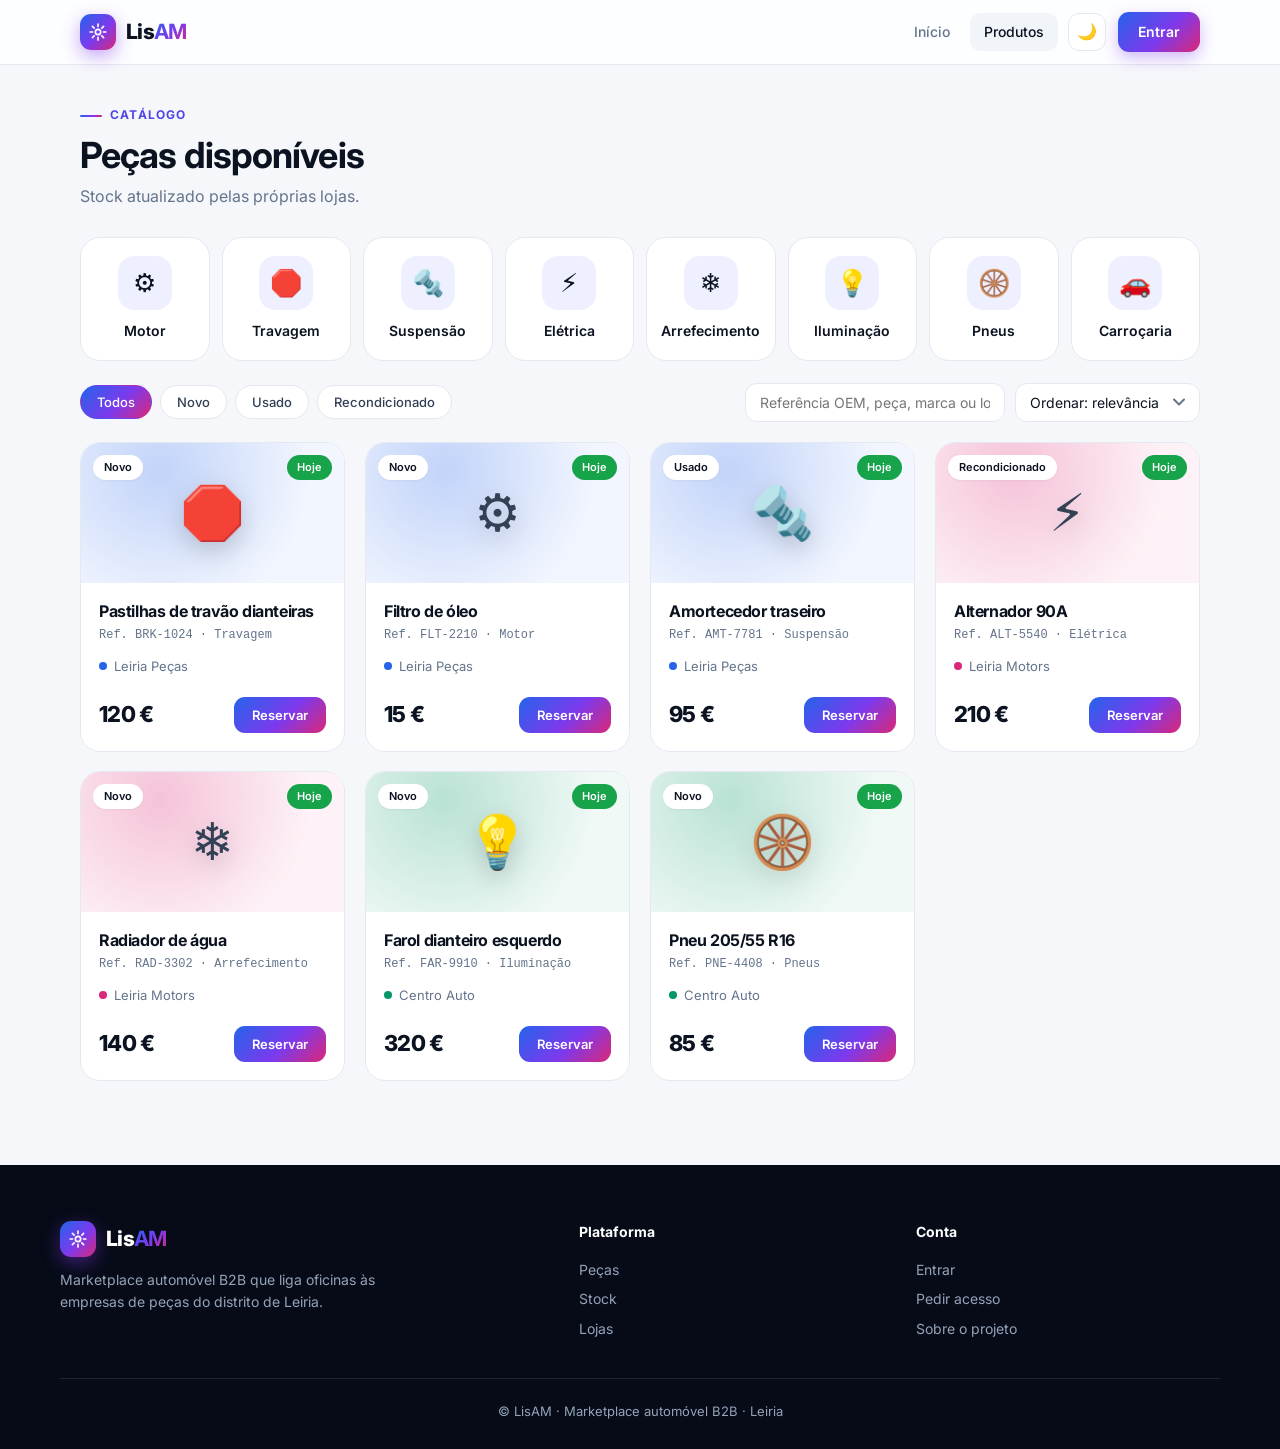
<file: Design/Html/products.html>
<!DOCTYPE html>
<html lang="pt">
<head>
<meta charset="UTF-8">
<meta name="viewport" content="width=device-width, initial-scale=1.0">
<title>LisAM, produtos</title>
<script>try{var t=localStorage.getItem('lisam-theme');if(t)document.documentElement.dataset.theme=t}catch(e){}</script>
<link rel="preconnect" href="https://fonts.googleapis.com">
<link href="https://fonts.googleapis.com/css2?family=Inter:wght@400;500;600;700;800&display=swap" rel="stylesheet">
<style>
:root{
  --bg:#f6f7fb; --bg2:#eef1f8; --card:#fff; --ink:#0b1220; --txt:#334155; --muted:#64748b; --line:#e4e8f0;
  --brand:#4f46e5; --soft:#eef0ff; --chipbg:#f1f5f9; --head:rgba(255,255,255,.8);
  --ok:#16a34a; --baixo:#d97706; --esgotado:#dc2626;
  --c1:#2563eb; --c2:#db2777; --c3:#059669;
  --grad:linear-gradient(135deg,#2563eb 0%,#7c3aed 55%,#db2777 100%);
  --r:20px; --shadow-sm:0 1px 2px rgba(11,18,32,.05);
  --shadow:0 1px 2px rgba(11,18,32,.04),0 14px 40px rgba(60,40,140,.10);
}
[data-theme="dark"]{
  --bg:#080d1a; --bg2:#0e1528; --card:#111a30; --ink:#f1f5f9; --txt:#c3cde0; --muted:#8a98b4; --line:#1f2b48;
  --brand:#8b8cff; --soft:#1a2349; --chipbg:#1a2340; --head:rgba(8,13,26,.78);
  --shadow:0 1px 2px rgba(0,0,0,.3),0 14px 40px rgba(0,0,0,.35);
}
*{box-sizing:border-box}
html{scroll-behavior:smooth}
body{margin:0;font-family:Inter,system-ui,-apple-system,"Segoe UI",Roboto,sans-serif;background:var(--bg);color:var(--txt);line-height:1.55;-webkit-font-smoothing:antialiased;transition:background .3s,color .3s}
a{color:inherit}
h1,h2,h3{color:var(--ink);letter-spacing:-.025em}
.wrap{max-width:1160px;margin:0 auto;padding:0 20px}
section{margin-bottom:84px;scroll-margin-top:84px}
.gtext{background:var(--grad);-webkit-background-clip:text;background-clip:text;color:transparent}
.eyebrow{display:inline-flex;align-items:center;gap:8px;font-size:12px;font-weight:700;letter-spacing:.1em;text-transform:uppercase;color:var(--brand);margin-bottom:10px}
.eyebrow::before{content:"";width:22px;height:2px;border-radius:2px;background:var(--grad)}
.sec-head{margin-bottom:28px}
.sec-head h2{font-size:clamp(26px,3.4vw,36px);margin:0 0 8px;line-height:1.15}
.sec-head p{margin:0;color:var(--muted);max-width:620px;font-size:16px}

/* Revelar ao fazer scroll */
.rv{opacity:0;transform:translateY(26px);transition:opacity .7s ease,transform .7s cubic-bezier(.2,.7,.2,1)}
.rv.in{opacity:1;transform:none}
.rv:nth-child(2){transition-delay:.08s}.rv:nth-child(3){transition-delay:.16s}.rv:nth-child(4){transition-delay:.24s}

/* Header */
header.top{background:var(--head);backdrop-filter:saturate(180%) blur(16px);-webkit-backdrop-filter:saturate(180%) blur(16px);border-bottom:1px solid var(--line);position:sticky;top:0;z-index:1000}
.top-inner{max-width:1160px;margin:0 auto;padding:12px 20px;display:flex;align-items:center;gap:20px}
.brand{display:flex;align-items:center;gap:10px;font-weight:800;font-size:21px;color:var(--ink);text-decoration:none;letter-spacing:-.03em}
.brand .mark{width:36px;height:36px;border-radius:11px;background:var(--grad);display:grid;place-items:center;box-shadow:0 6px 18px rgba(124,58,237,.45);transition:.4s}
.brand:hover .mark{transform:rotate(90deg) scale(1.05)}
.brand b{background:var(--grad);-webkit-background-clip:text;background-clip:text;color:transparent}
.top nav{display:flex;gap:6px;margin-left:auto;align-items:center}
.top nav a{color:var(--muted);text-decoration:none;font-size:14px;font-weight:500;padding:8px 14px;border-radius:11px;transition:.15s}
.top nav a:hover,.top nav a.active{color:var(--ink);background:var(--chipbg)}
.top nav a.cta{background:var(--grad);color:#fff;padding:9px 20px;margin-left:6px;font-weight:600;box-shadow:0 6px 16px rgba(124,58,237,.35)}
.top nav a.cta:hover{filter:brightness(1.08);transform:translateY(-1px)}
.theme{border:1px solid var(--line);background:var(--card);border-radius:11px;width:38px;height:38px;font-size:16px;cursor:pointer;transition:.2s;margin-left:4px}
.theme:hover{transform:rotate(20deg)}
.burger{display:none;margin-left:auto;border:1px solid var(--line);background:var(--card);color:var(--ink);border-radius:11px;width:40px;height:40px;font-size:18px;cursor:pointer}

/* Botões */
.btn{display:inline-flex;align-items:center;justify-content:center;gap:8px;border:0;border-radius:13px;padding:13px 24px;font-size:15px;font-weight:600;cursor:pointer;transition:.2s;text-decoration:none;font-family:inherit}
.btn-ghost{background:var(--card);color:var(--ink);border:1px solid var(--line);padding:11px 20px;font-size:14px}
.btn-ghost:hover{border-color:var(--brand);transform:translateY(-2px)}

/* Categorias */
.cats{display:grid;grid-template-columns:repeat(auto-fill,minmax(128px,1fr));gap:12px;margin-bottom:22px}
.cats a{display:flex;flex-direction:column;align-items:center;gap:10px;text-decoration:none;color:var(--ink);background:var(--card);border:1px solid var(--line);border-radius:var(--r);padding:18px 10px;font-size:14px;font-weight:600;transition:.25s;cursor:pointer}
.cats a .ic{font-size:26px;width:54px;height:54px;border-radius:16px;background:var(--soft);display:grid;place-items:center;transition:.3s}
.cats a:hover{transform:translateY(-4px);border-color:var(--brand);box-shadow:var(--shadow)}
.cats a:hover .ic{transform:scale(1.12) rotate(-6deg);background:var(--grad)}
.cats a.on{border-color:var(--brand);background:var(--soft)}
.cats a.on .ic{background:var(--grad)}

/* Peças */
.toolbar{display:flex;flex-wrap:wrap;gap:10px;margin-bottom:20px;align-items:center}
.chips{display:flex;flex-wrap:wrap;gap:8px;flex:1}
.chips button{border:1px solid var(--line);background:var(--card);color:var(--txt);border-radius:999px;padding:8px 16px;font-size:13px;font-weight:500;cursor:pointer;font-family:inherit;transition:.15s}
.chips button:hover{border-color:var(--brand);color:var(--ink)}
.chips button.on{background:var(--grad);color:#fff;border-color:transparent}
.toolbar select,.toolbar input[type="text"]{background:var(--card);color:var(--ink);font-family:inherit;border:1px solid var(--line);border-radius:12px;font-size:14px;padding:10px 14px}
.toolbar select{padding:10px 40px 10px 14px;cursor:pointer;-webkit-appearance:none;appearance:none;background-image:url("data:image/svg+xml,%3Csvg xmlns='http://www.w3.org/2000/svg' width='12' height='8' viewBox='0 0 12 8' fill='none' stroke='%2364748b' stroke-width='2' stroke-linecap='round' stroke-linejoin='round'%3E%3Cpath d='M1 1.5l5 5 5-5'/%3E%3C/svg%3E");background-repeat:no-repeat;background-position:right 14px center}
.toolbar input[type="text"]{flex:0 1 260px;min-width:220px}
.toolbar select:focus,.toolbar input:focus{outline:none;border-color:var(--brand);box-shadow:0 0 0 4px color-mix(in srgb,var(--brand) 18%,transparent)}
.pecas{display:grid;grid-template-columns:repeat(auto-fill,minmax(255px,1fr));gap:20px}
.peca{--cc:var(--c1);background:var(--card);border:1px solid var(--line);border-radius:var(--r);overflow:hidden;display:flex;flex-direction:column;transition:.3s;animation:pop .5s both;animation-delay:calc(var(--i,0)*60ms)}
@keyframes pop{from{opacity:0;transform:translateY(18px) scale(.97)}to{opacity:1;transform:none}}
.peca:hover{transform:translateY(-6px);box-shadow:0 22px 46px color-mix(in srgb,var(--cc) 20%,transparent);border-color:color-mix(in srgb,var(--cc) 45%,var(--line))}
.peca.c-c1{--cc:var(--c1)}.peca.c-c2{--cc:var(--c2)}.peca.c-c3{--cc:var(--c3)}
.peca .foto{height:140px;position:relative;display:grid;place-items:center;font-size:52px;background:radial-gradient(circle at 30% 20%,color-mix(in srgb,var(--cc) 28%,var(--card)),color-mix(in srgb,var(--cc) 6%,var(--card)) 70%);overflow:hidden}
.peca .foto::after{content:"";position:absolute;inset:0;background:linear-gradient(115deg,transparent 40%,rgba(255,255,255,.35) 50%,transparent 60%);transform:translateX(-120%);transition:.7s}
.peca:hover .foto::after{transform:translateX(120%)}
.peca .foto .em{transition:.4s;filter:drop-shadow(0 8px 12px rgba(0,0,0,.18))}
.peca:hover .foto .em{transform:scale(1.18) rotate(-6deg)}
.peca .foto strong{position:absolute;top:12px;left:12px;font-size:11px;font-weight:600;background:var(--card);padding:4px 11px;border-radius:999px;color:var(--ink);box-shadow:var(--shadow-sm)}
.peca .foto small{position:absolute;top:12px;right:12px;font-size:11px;font-weight:600;color:#fff;background:var(--ok);padding:4px 10px;border-radius:999px}
.peca .pb{padding:18px;display:flex;flex-direction:column;gap:4px;flex:1}
.peca h3{margin:0;font-size:16px;line-height:1.3}
.peca .ref{margin:0;font-size:12px;color:var(--muted);font-family:ui-monospace,monospace}
.peca .loja{margin:8px 0 0;font-size:13px;color:var(--muted);display:flex;align-items:center;gap:7px}
.peca .loja::before{content:"";width:8px;height:8px;border-radius:50%;background:var(--cc)}
.peca .pf{margin-top:auto;display:flex;justify-content:space-between;align-items:center;padding-top:16px}
.peca .preco{font-size:22px;font-weight:800;color:var(--ink);letter-spacing:-.03em}
.peca .res{padding:10px 18px;border:0;border-radius:11px;background:var(--grad);color:#fff;font-size:13px;font-weight:600;cursor:pointer;transition:.2s;font-family:inherit}
.peca .res:hover{transform:scale(1.05);filter:brightness(1.08)}
.peca .res.ok,.peca .res:disabled{background:var(--ok);transform:none;cursor:default}
.vazio-box{grid-column:1/-1;text-align:center;padding:56px 16px;background:var(--card);border:1px dashed var(--line);border-radius:var(--r);color:var(--muted)}
.vazio-box b{display:block;font-size:34px;margin-bottom:6px}
.vazio-box .btn{margin-top:16px}

/* Footer */
footer.foot{background:#070b18;color:#94a3b8;padding:56px 20px 28px;margin-top:20px;font-size:14px}
.foot-grid{max-width:1160px;margin:0 auto;display:grid;grid-template-columns:1.6fr 1fr 1fr;gap:32px}
.foot .brand{color:#fff;margin-bottom:12px}
.foot h4{color:#fff;margin:0 0 12px;font-size:14px}
.foot-grid a:not(.brand){display:block;color:#94a3b8;text-decoration:none;padding:4px 0;transition:.15s}
.foot-grid a:not(.brand):hover{color:#fff;transform:translateX(3px)}
.foot p{margin:0;max-width:340px}
.foot .copy{max-width:1160px;margin:34px auto 0;padding-top:22px;border-top:1px solid rgba(255,255,255,.1);font-size:13px;text-align:center}

/* Toast */
.toast{position:fixed;bottom:24px;left:50%;transform:translateX(-50%) translateY(90px);background:#0b1220;color:#fff;padding:14px 24px;border-radius:14px;font-size:14px;font-weight:500;transition:.35s;z-index:9999;opacity:0;pointer-events:none;box-shadow:0 16px 40px rgba(0,0,0,.35);border:1px solid rgba(255,255,255,.12)}
.toast.on{transform:translateX(-50%) translateY(0);opacity:1}

@media(max-width:860px){
  .burger{display:block}
  .top nav{display:none;position:absolute;top:100%;left:0;right:0;background:var(--card);border-bottom:1px solid var(--line);flex-direction:column;align-items:stretch;padding:12px 20px 16px;margin:0}
  .top nav.open{display:flex}
  .top nav a.cta{margin:6px 0 0;text-align:center}
  .theme{align-self:flex-start;margin:6px 0 0}
  .foot-grid{grid-template-columns:1fr}
}
@media(prefers-reduced-motion:reduce){*{animation:none!important;transition:none!important}.rv{opacity:1;transform:none}}
</style>
</head>
<body>

<header class="top">
  <div class="top-inner">
    <a href="index.html" class="brand"><span class="mark"><svg viewBox="0 0 24 24" width="20" height="20" fill="none" stroke="#fff" stroke-width="2" stroke-linecap="round" stroke-linejoin="round"><circle cx="12" cy="12" r="3.2"/><path d="M12 2.5v3M12 18.5v3M2.5 12h3M18.5 12h3M5.3 5.3l2.1 2.1M16.6 16.6l2.1 2.1M5.3 18.7l2.1-2.1M16.6 7.4l2.1-2.1"/></svg></span><span>Lis<b>AM</b></span></a>
    <button class="burger" aria-label="Menu">☰</button>
    <nav>
      <a href="index.html">Início</a>
      <a href="products.html" class="active">Produtos</a>
      <button class="theme" id="tema" type="button" aria-label="Alternar tema claro/escuro">🌙</button>
      <a href="login.html" class="cta">Entrar</a>
    </nav>
  </div>
</header>

<main class="wrap">
  <section id="pecas" style="margin-top:34px">
    <div class="sec-head rv">
      <span class="eyebrow">Catálogo</span>
      <h2>Peças disponíveis</h2>
      <p id="pecasSub">Stock atualizado pelas próprias lojas.</p>
    </div>
    <div class="cats" id="cats"></div>
    <div class="toolbar">
      <div class="chips" id="chipsEstado"></div>
      <input type="text" id="q" placeholder="Referência OEM, peça, marca ou loja" aria-label="Pesquisar produtos">
      <select id="ordem" aria-label="Ordenar">
        <option value="">Ordenar: relevância</option>
        <option value="asc">Preço: mais baixo</option>
        <option value="desc">Preço: mais alto</option>
      </select>
    </div>
    <div class="pecas" id="pecasGrid"></div>
  </section>
</main>

<footer class="foot">
  <div class="foot-grid">
    <div>
      <a href="index.html" class="brand"><span class="mark"><svg viewBox="0 0 24 24" width="20" height="20" fill="none" stroke="#fff" stroke-width="2" stroke-linecap="round" stroke-linejoin="round"><circle cx="12" cy="12" r="3.2"/><path d="M12 2.5v3M12 18.5v3M2.5 12h3M18.5 12h3M5.3 5.3l2.1 2.1M16.6 16.6l2.1 2.1M5.3 18.7l2.1-2.1M16.6 7.4l2.1-2.1"/></svg></span><span>Lis<b>AM</b></span></a>
      <p>Marketplace automóvel B2B que liga oficinas às empresas de peças do distrito de Leiria.</p>
    </div>
    <div><h4>Plataforma</h4><a href="products.html">Peças</a><a href="stock.html">Stock</a><a href="index.html#lojas">Lojas</a></div>
    <div><h4>Conta</h4><a href="login.html">Entrar</a><a href="login.html">Pedir acesso</a><a href="index.html#projeto">Sobre o projeto</a></div>
  </div>
  <div class="copy">© LisAM · Marketplace automóvel B2B · Leiria</div>
</footer>
<div class="toast" id="toast"></div>

<script>
/* ========== Common ========== */
const $ = s => document.querySelector(s);
const esc = s => String(s).replace(/[&<>"']/g, c => ({'&':'&amp;','<':'&lt;','>':'&gt;','"':'&quot;',"'":'&#39;'}[c]));
const eur = v => new Intl.NumberFormat('pt-PT').format(v) + ' €';
function toast(msg, ms = 2400){
  const t = $('#toast'); t.textContent = msg; t.classList.add('on');
  clearTimeout(t._t); t._t = setTimeout(() => t.classList.remove('on'), ms);
}
const burger = $('.burger');
if (burger) burger.addEventListener('click', () => $('.top nav').classList.toggle('open'));
const temaBtn = $('#tema');
function pintarTema(){ if (temaBtn) temaBtn.textContent = document.documentElement.dataset.theme === 'dark' ? '☀️' : '🌙'; }
pintarTema();
if (temaBtn) temaBtn.addEventListener('click', () => {
  const novo = document.documentElement.dataset.theme === 'dark' ? 'light' : 'dark';
  document.documentElement.dataset.theme = novo;
  try { localStorage.setItem('lisam-theme', novo); } catch (e) {}
  pintarTema();
});
function countUp(el){
  const n = parseFloat(el.dataset.count), suf = el.dataset.suf || '', t0 = performance.now(), d = 1300;
  (function f(t){
    const p = Math.min(1, (t - t0) / d);
    el.textContent = Math.round(n * (1 - Math.pow(1 - p, 3))) + suf;
    if (p < 1) requestAnimationFrame(f);
  })(t0);
}
const io = 'IntersectionObserver' in window ? new IntersectionObserver(es => es.forEach(e => {
  if (!e.isIntersecting) return;
  e.target.classList.add('in');
  e.target.querySelectorAll('[data-count]').forEach(countUp);
  io.unobserve(e.target);
}), {threshold: .12}) : null;
function reveal(root = document){
  root.querySelectorAll('.rv:not(.in)').forEach(el => {
    if (io) io.observe(el);
    else { el.classList.add('in'); el.querySelectorAll('[data-count]').forEach(countUp); }
  });
}

/* ========== Dados ========== */
const categorias = [
  ['Motor','⚙️'],['Travagem','🛑'],['Suspensão','🔩'],['Elétrica','⚡'],
  ['Arrefecimento','❄️'],['Iluminação','💡'],['Pneus','🛞'],['Carroçaria','🚗']
];
const iconeCat = Object.fromEntries(categorias);
const pecas = [
  {titulo:'Pastilhas de travão dianteiras', ref:'BRK-1024', cat:'Travagem',      loja:'Leiria Peças',  cor:'c1', preco:120, estado:'Novo'},
  {titulo:'Filtro de óleo',                 ref:'FLT-2210', cat:'Motor',         loja:'Leiria Peças',  cor:'c1', preco:15,  estado:'Novo'},
  {titulo:'Amortecedor traseiro',           ref:'AMT-7781', cat:'Suspensão',     loja:'Leiria Peças',  cor:'c1', preco:95,  estado:'Usado'},
  {titulo:'Alternador 90A',                 ref:'ALT-5540', cat:'Elétrica',      loja:'Leiria Motors', cor:'c2', preco:210, estado:'Recondicionado'},
  {titulo:'Radiador de água',               ref:'RAD-3302', cat:'Arrefecimento', loja:'Leiria Motors', cor:'c2', preco:140, estado:'Novo'},
  {titulo:'Farol dianteiro esquerdo',       ref:'FAR-9910', cat:'Iluminação',    loja:'Centro Auto',   cor:'c3', preco:320, estado:'Novo'},
  {titulo:'Pneu 205/55 R16',                ref:'PNE-4408', cat:'Pneus',         loja:'Centro Auto',   cor:'c3', preco:85,  estado:'Novo'}
];

let catAtiva = '', estAtivo = '';
const reservadas = new Set();

/* ========== Categorias ========== */
function renderCats(){
  $('#cats').innerHTML = categorias.map(([c,i]) =>
    `<a data-cat="${esc(c)}" class="${catAtiva===c?'on':''}"><span class="ic">${i}</span>${esc(c)}</a>`).join('');
}
$('#cats').addEventListener('click', e => {
  const a = e.target.closest('a'); if (!a) return;
  catAtiva = catAtiva === a.dataset.cat ? '' : a.dataset.cat;
  renderPecas();
});

/* ========== Chips ========== */
function renderChips(){
  const estados = ['', 'Novo', 'Usado', 'Recondicionado'];
  $('#chipsEstado').innerHTML = estados.map(s =>
    `<button type="button" data-e="${s}" class="${estAtivo===s?'on':''}">${s || 'Todos'}</button>`).join('');
}
$('#chipsEstado').addEventListener('click', e => {
  const b = e.target.closest('button'); if (!b) return;
  estAtivo = b.dataset.e; renderPecas();
});

function limparFiltros(){
  $('#q').value = ''; catAtiva = ''; estAtivo = ''; $('#ordem').value = '';
  renderPecas();
}

/* ========== Render peças ========== */
function renderPecas(){
  const raw = $('#q').value.trim(), q = raw.toLowerCase(), ord = $('#ordem').value;
  let lista = pecas.filter(p =>
    (!q || (p.titulo+' '+p.ref+' '+p.loja+' '+p.cat+' '+p.estado).toLowerCase().includes(q)) &&
    (!catAtiva || p.cat === catAtiva) &&
    (!estAtivo || p.estado === estAtivo));
  if (ord) lista = [...lista].sort((a,b) => ord === 'asc' ? a.preco-b.preco : b.preco-a.preco);

  const filtrado = q || catAtiva || estAtivo;
  $('#pecasSub').textContent = filtrado
    ? `${lista.length} ${lista.length === 1 ? 'resultado' : 'resultados'}` + (raw ? ` para "${raw}"` : '') + (catAtiva ? ` em ${catAtiva}` : '') + (estAtivo ? ` (${estAtivo})` : '') + '.'
    : 'Stock atualizado pelas próprias lojas.';
  renderCats(); renderChips();

  const box = $('#pecasGrid');
  if (!lista.length){
    box.innerHTML = '<div class="vazio-box"><b>🔍</b>Sem resultados. Tente outra pesquisa ou limpe os filtros.<br><button class="btn btn-ghost" type="button" id="limpar">Limpar filtros</button></div>';
    $('#limpar').addEventListener('click', limparFiltros);
    return;
  }
  box.innerHTML = lista.map((p, n) => {
    const r = reservadas.has(p.ref);
    return `
    <article class="peca c-${p.cor}" style="--i:${n}">
      <div class="foto"><strong>${esc(p.estado)}</strong><small>Hoje</small><span class="em">${iconeCat[p.cat] || '🔧'}</span></div>
      <div class="pb">
        <h3>${esc(p.titulo)}</h3>
        <p class="ref">Ref. ${esc(p.ref)} · ${esc(p.cat)}</p>
        <p class="loja">${esc(p.loja)}</p>
        <div class="pf">
          <span class="preco">${eur(p.preco)}</span>
          <button class="res${r?' ok':''}" type="button" data-ref="${esc(p.ref)}"${r?' disabled':''}>${r?'Reservado ✓':'Reservar'}</button>
        </div>
      </div>
    </article>`;
  }).join('');
}

/* ========== Eventos ========== */
$('#q').addEventListener('input', renderPecas);
$('#ordem').addEventListener('change', renderPecas);
$('#pecasGrid').addEventListener('click', e => {
  const b = e.target.closest('.res'); if (!b || b.disabled) return;
  reservadas.add(b.dataset.ref);
  b.classList.add('ok'); b.textContent = 'Reservado ✓'; b.disabled = true;
  toast('Peça reservada! Receberá confirmação por email.');
});

/* ========== Init ========== */
renderPecas();
reveal();
</script>
</body>
</html>
</file>
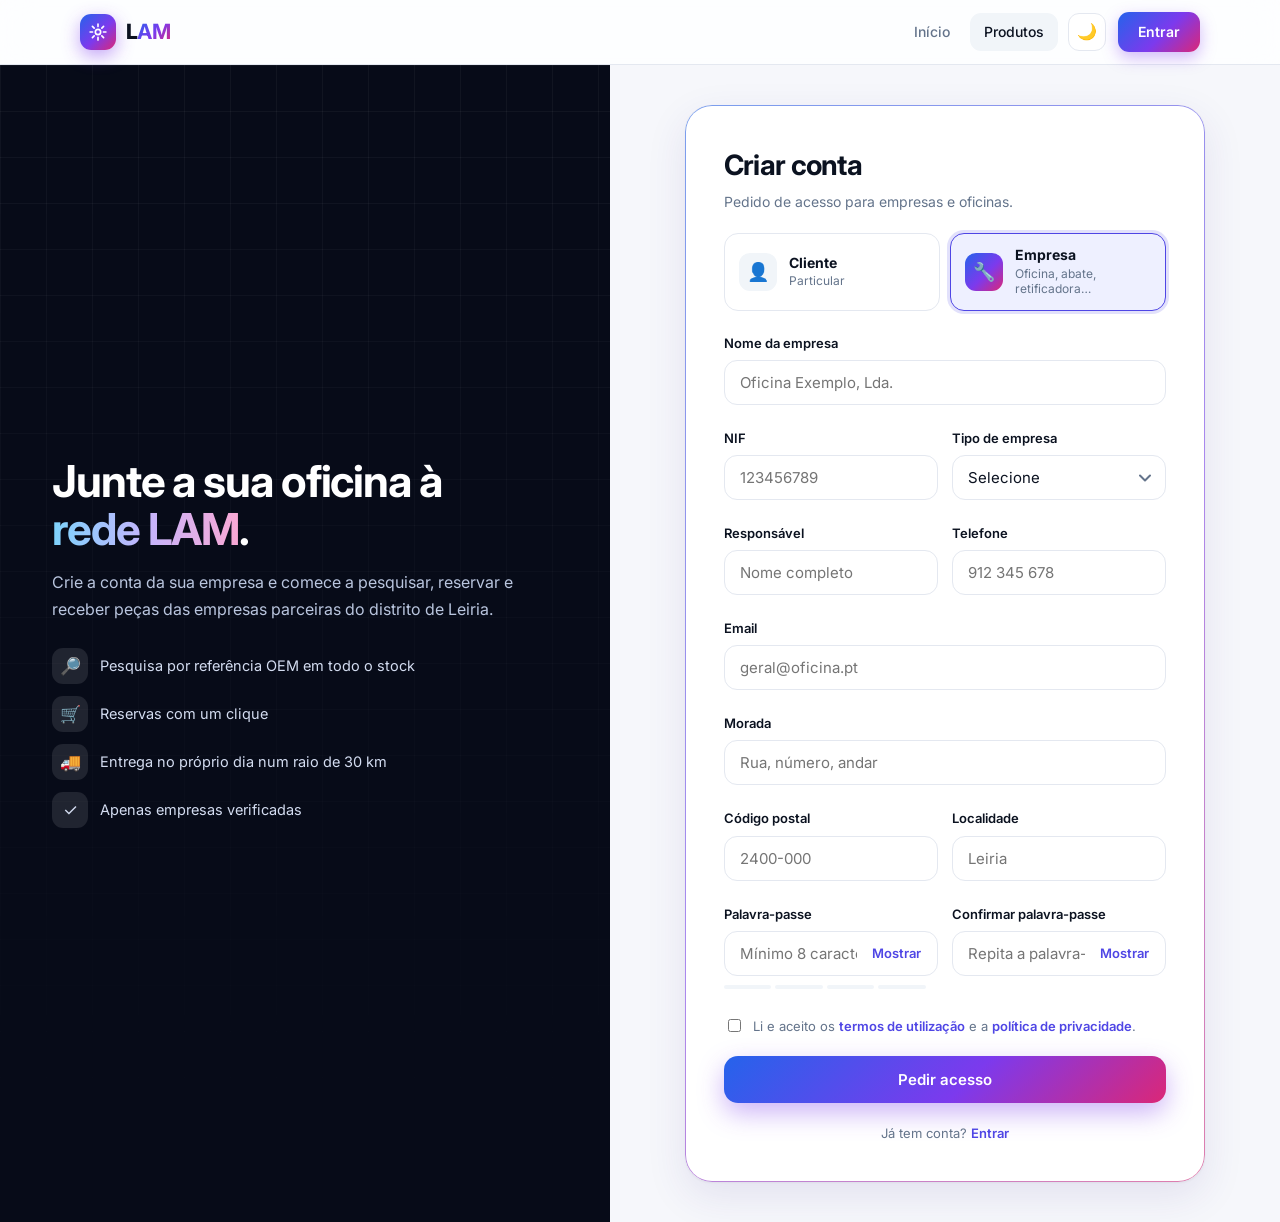
<file: Design/Html/registro.html>
<!DOCTYPE html>
<html lang="pt">
<head>
<meta charset="UTF-8">
<meta name="viewport" content="width=device-width, initial-scale=1.0">
<title>Criar conta | LAM</title>
<script>try{var t=localStorage.getItem('lisam-theme');if(t)document.documentElement.dataset.theme=t}catch(e){}</script>
<link rel="preconnect" href="https://fonts.googleapis.com">
<link href="https://fonts.googleapis.com/css2?family=Inter:wght@400;500;600;700;800&display=swap" rel="stylesheet">
<style>
:root{--bg:#f6f7fb;--card:#fff;--ink:#0b1220;--txt:#334155;--muted:#64748b;--line:#e4e8f0;--brand:#4f46e5;--soft:#eef0ff;--chipbg:#f1f5f9;--head:rgba(255,255,255,.8);--ok:#16a34a;--baixo:#d97706;--esgotado:#dc2626;--grad:linear-gradient(135deg,#2563eb 0%,#7c3aed 55%,#db2777 100%);--shadow:0 1px 2px rgba(11,18,32,.04),0 14px 40px rgba(60,40,140,.10)}
[data-theme="dark"]{--bg:#080d1a;--card:#111a30;--ink:#f1f5f9;--txt:#c3cde0;--muted:#8a98b4;--line:#1f2b48;--brand:#8b8cff;--soft:#1a2349;--chipbg:#1a2340;--head:rgba(8,13,26,.78);--shadow:0 1px 2px rgba(0,0,0,.3),0 14px 40px rgba(0,0,0,.35)}
*{box-sizing:border-box}
body{margin:0;font-family:Inter,system-ui,-apple-system,"Segoe UI",Roboto,sans-serif;background:var(--bg);color:var(--txt);line-height:1.55;-webkit-font-smoothing:antialiased;transition:background .3s,color .3s}
a{color:inherit}
h1,h2{color:var(--ink);letter-spacing:-.025em}

header.top{background:var(--head);backdrop-filter:saturate(180%) blur(16px);-webkit-backdrop-filter:saturate(180%) blur(16px);border-bottom:1px solid var(--line);position:sticky;top:0;z-index:1000}
.top-inner{max-width:1160px;margin:0 auto;padding:12px 20px;display:flex;align-items:center;gap:20px}
.brand{display:flex;align-items:center;gap:10px;font-weight:800;font-size:21px;color:var(--ink);text-decoration:none;letter-spacing:-.03em}
.brand .mark{width:36px;height:36px;border-radius:11px;background:var(--grad);display:grid;place-items:center;box-shadow:0 6px 18px rgba(124,58,237,.45);transition:.4s}
.brand:hover .mark{transform:rotate(90deg) scale(1.05)}
.brand b{background:var(--grad);-webkit-background-clip:text;background-clip:text;color:transparent}
.top nav{display:flex;gap:6px;margin-left:auto;align-items:center}
.top nav a{color:var(--muted);text-decoration:none;font-size:14px;font-weight:500;padding:8px 14px;border-radius:11px;transition:.15s}
.top nav a:hover,.top nav a.active{color:var(--ink);background:var(--chipbg)}
.top nav a.cta{background:var(--grad);color:#fff;padding:9px 20px;margin-left:6px;font-weight:600;box-shadow:0 6px 16px rgba(124,58,237,.35)}
.theme{border:1px solid var(--line);background:var(--card);border-radius:11px;width:38px;height:38px;font-size:16px;cursor:pointer;transition:.2s;margin-left:4px}
.theme:hover{transform:rotate(20deg)}
.burger{display:none;margin-left:auto;border:1px solid var(--line);background:var(--card);color:var(--ink);border-radius:11px;width:40px;height:40px;font-size:18px;cursor:pointer}

.login-page{display:grid;grid-template-columns:1fr 1.1fr;min-height:calc(100vh - 62px)}
.login-side{background:#070b18;color:#fff;padding:64px 52px;display:flex;flex-direction:column;justify-content:center;position:relative;overflow:hidden}
.login-side::before{content:"";position:absolute;inset:0;background-image:linear-gradient(rgba(255,255,255,.045) 1px,transparent 1px),linear-gradient(90deg,rgba(255,255,255,.045) 1px,transparent 1px);background-size:46px 46px;mask-image:linear-gradient(#000,transparent 95%);-webkit-mask-image:linear-gradient(#000,transparent 95%)}
.login-side>div{position:relative;max-width:480px}
.login-side h1{color:#fff;font-size:clamp(30px,3.6vw,44px);line-height:1.08;margin:0 0 16px}
.gtext{background:linear-gradient(90deg,#7dd3fc,#c4b5fd,#f9a8d4);-webkit-background-clip:text;background-clip:text;color:transparent}
.login-side p{color:#b9c5de;line-height:1.65;margin:0 0 26px}
.vant{display:flex;flex-direction:column;gap:12px}
.vant div{display:flex;align-items:center;gap:12px;font-size:14.5px;color:#d3dcf0}
.vant span{width:36px;height:36px;border-radius:11px;background:rgba(255,255,255,.1);display:grid;place-items:center;font-size:17px;flex-shrink:0}
.vant[hidden]{display:none}

.form-wrap{display:flex;justify-content:center;align-items:center;padding:40px 20px}
.card{position:relative;background:var(--card);border:1px solid var(--line);border-radius:26px;padding:38px;width:100%;max-width:520px;box-shadow:var(--shadow)}
.card::before{content:"";position:absolute;inset:-1px;border-radius:27px;padding:1px;background:var(--grad);-webkit-mask:linear-gradient(#000 0 0) content-box,linear-gradient(#000 0 0);-webkit-mask-composite:xor;mask-composite:exclude;opacity:.55;pointer-events:none}
.card h2{margin:0 0 4px;font-size:28px}
.card .sub{color:var(--muted);font-size:14px;margin:0 0 20px}

/* Seletor Cliente / Empresa */
.tipo-conta{display:grid;grid-template-columns:1fr 1fr;gap:10px;margin:0 0 22px}
.opt{position:relative;display:flex;align-items:center;gap:12px;padding:13px 14px;border:1.5px solid var(--line);border-radius:14px;cursor:pointer;background:var(--card);transition:.15s}
.opt:hover{border-color:var(--brand)}
.opt input{position:absolute;opacity:0;pointer-events:none}
.opt .ico{width:38px;height:38px;border-radius:11px;background:var(--chipbg);display:grid;place-items:center;font-size:18px;flex-shrink:0;transition:.15s}
.opt strong{display:block;color:var(--ink);font-size:14px;line-height:1.2}
.opt small{display:block;color:var(--muted);font-size:12px;line-height:1.3;margin-top:2px}
.opt.on{border-color:var(--brand);background:var(--soft);box-shadow:0 0 0 3px color-mix(in srgb,var(--brand) 16%,transparent)}
.opt.on .ico{background:var(--grad)}
.opt:focus-within{outline:2px solid var(--brand);outline-offset:2px}

.grid2{display:grid;grid-template-columns:1fr 1fr;gap:0 14px}
.campo{margin-bottom:16px;display:flex;flex-direction:column;gap:7px}
.campo[hidden]{display:none}
.campo.full{grid-column:1/-1}
.campo label{font-size:13px;font-weight:600;color:var(--ink)}
.campo input,.campo select{padding:12px 15px;border:1px solid var(--line);border-radius:13px;font-size:15px;transition:.15s;background:var(--card);color:var(--ink);font-family:inherit;width:100%}
.campo select{-webkit-appearance:none;appearance:none;padding-right:38px;background-image:url("data:image/svg+xml,%3Csvg xmlns='http://www.w3.org/2000/svg' width='12' height='8' viewBox='0 0 12 8' fill='none' stroke='%2364748b' stroke-width='2' stroke-linecap='round' stroke-linejoin='round'%3E%3Cpath d='M1 1.5l5 5 5-5'/%3E%3C/svg%3E");background-repeat:no-repeat;background-position:right 14px center}
.campo input:focus,.campo select:focus{outline:none;border-color:var(--brand);box-shadow:0 0 0 4px color-mix(in srgb,var(--brand) 18%,transparent)}
.campo.bad input,.campo.bad select{border-color:var(--esgotado)}
.campo .msg{font-size:12px;color:var(--esgotado);min-height:0;margin:0}
.pw{position:relative;display:flex}
.pw input{flex:1;padding-right:80px}
.pw .ver{position:absolute;right:6px;top:50%;transform:translateY(-50%);border:0;background:transparent;color:var(--brand);font-size:13px;font-weight:600;cursor:pointer;padding:7px 11px;border-radius:8px;font-family:inherit}
.pw .ver:hover{background:var(--soft)}
.forca{display:flex;gap:4px;margin-top:2px}
.forca i{flex:1;height:4px;border-radius:4px;background:var(--chipbg);transition:.25s}
.forca small{font-size:12px;color:var(--muted);margin-left:8px;white-space:nowrap}
.termos{display:flex;align-items:flex-start;gap:9px;font-size:13px;color:var(--muted);margin:4px 0 20px;cursor:pointer}
.termos input{margin-top:3px}
.termos a,.novo a{color:var(--brand);text-decoration:none;font-weight:600}
.termos a:hover,.novo a:hover{text-decoration:underline}
.erro{background:rgba(220,38,38,.12);color:var(--esgotado);padding:11px 15px;border-radius:11px;font-size:13px;margin:0 0 16px}
.erro.shake{animation:shake .35s}
@keyframes shake{0%,100%{transform:translateX(0)}25%{transform:translateX(-7px)}75%{transform:translateX(7px)}}
.entrar{width:100%;padding:14px;border:0;border-radius:14px;background:var(--grad);color:#fff;font-size:15px;font-weight:600;cursor:pointer;transition:.2s;font-family:inherit;box-shadow:0 10px 26px rgba(124,58,237,.38)}
.entrar:hover{transform:translateY(-2px);filter:brightness(1.08)}
.entrar:disabled{opacity:.8;cursor:not-allowed;transform:none}
.novo{text-align:center;font-size:13px;color:var(--muted);margin:20px 0 0}
.ok-box{text-align:center;padding:10px 0}
.ok-box .tick{width:72px;height:72px;border-radius:50%;background:var(--ok);color:#fff;font-size:36px;display:grid;place-items:center;margin:0 auto 18px;animation:pop .5s both}
@keyframes pop{from{transform:scale(.4);opacity:0}to{transform:none;opacity:1}}
.ok-box p{color:var(--muted);margin:0 0 22px}
.ok-box .entrar{display:inline-block;text-decoration:none;width:auto;padding:13px 28px}

@media(max-width:860px){
  .burger{display:block}
  .top nav{display:none;position:absolute;top:100%;left:0;right:0;background:var(--card);border-bottom:1px solid var(--line);flex-direction:column;align-items:stretch;padding:12px 20px 16px;margin:0}
  .top nav.open{display:flex}
  .top nav a.cta{margin:6px 0 0;text-align:center}
  .theme{align-self:flex-start;margin:6px 0 0}
  .login-page{grid-template-columns:1fr}
  .login-side{padding:44px 24px}
}
@media(max-width:520px){.grid2{grid-template-columns:1fr}.card{padding:28px 22px}.tipo-conta{grid-template-columns:1fr}}
@media(prefers-reduced-motion:reduce){*{animation:none!important;transition:none!important}}
</style>
</head>
<body>

<header class="top">
  <div class="top-inner">
    <a href="index.html" class="brand"><span class="mark"><svg viewBox="0 0 24 24" width="20" height="20" fill="none" stroke="#fff" stroke-width="2" stroke-linecap="round" stroke-linejoin="round"><circle cx="12" cy="12" r="3.2"/><path d="M12 2.5v3M12 18.5v3M2.5 12h3M18.5 12h3M5.3 5.3l2.1 2.1M16.6 16.6l2.1 2.1M5.3 18.7l2.1-2.1M16.6 7.4l2.1-2.1"/></svg></span><span>L<b>AM</b></span></a>
    <button class="burger" aria-label="Menu">☰</button>
    <nav>
      <a href="index.html">Início</a>
      <a href="products.html" class="active">Produtos</a>
      <button class="theme" id="tema" type="button" aria-label="Alternar tema claro/escuro">🌙</button>
      <a href="login.html" class="cta">Entrar</a>
    </nav>
  </div>
</header>

<div class="login-page">
  <aside class="login-side">
    <div>
      <h1 id="sideTitulo">Junte a sua oficina à <span class="gtext">rede LAM</span>.</h1>
      <p id="sideTexto">Crie a conta da sua empresa e comece a pesquisar, reservar e receber peças das empresas parceiras do distrito de Leiria.</p>
      <div class="vant" id="vantEmpresa">
        <div><span>🔎</span>Pesquisa por referência OEM em todo o stock</div>
        <div><span>🛒</span>Reservas com um clique</div>
        <div><span>🚚</span>Entrega no próprio dia num raio de 30 km</div>
        <div><span>✓</span>Apenas empresas verificadas</div>
      </div>
      <div class="vant" id="vantCliente" hidden>
        <div><span>🔎</span>Encontre a peça certa pela referência ou pelo carro</div>
        <div><span>🛒</span>Reserve e levante junto de quem tem em stock</div>
        <div><span>📍</span>Peças perto de si, no distrito de Leiria</div>
        <div><span>✓</span>Vendedores verificados</div>
      </div>
    </div>
  </aside>

  <div class="form-wrap">
    <div class="card" id="card">
      <form id="form" novalidate>
        <h2>Criar conta</h2>
        <p class="sub" id="subTxt">Pedido de acesso para empresas e oficinas.</p>

        <div class="tipo-conta" role="radiogroup" aria-label="Tipo de conta">
          <label class="opt" id="optCliente">
            <input type="radio" name="conta" value="cliente">
            <span class="ico">👤</span>
            <span><strong>Cliente</strong><small>Particular</small></span>
          </label>
          <label class="opt on" id="optEmpresa">
            <input type="radio" name="conta" value="empresa" checked>
            <span class="ico">🔧</span>
            <span><strong>Empresa</strong><small>Oficina, abate, retificadora…</small></span>
          </label>
        </div>

        <div class="erro" id="erro" role="alert" hidden></div>

        <div class="grid2">
          <div class="campo full" data-so="empresa"><label for="empresa">Nome da empresa</label><input id="empresa" autocomplete="organization" placeholder="Oficina Exemplo, Lda."><p class="msg"></p></div>
          <div class="campo" id="campoNif"><label for="nif">NIF</label><input id="nif" inputmode="numeric" maxlength="9" placeholder="123456789"><p class="msg"></p></div>
          <div class="campo" data-so="empresa"><label for="tipo">Tipo de empresa</label>
            <select id="tipo"><option value="">Selecione</option><option>Oficina</option><option>Centro de abate</option><option>Retificadora</option><option>Recondicionador</option><option>Outro</option></select><p class="msg"></p></div>
          <div class="campo"><label for="nome" id="nomeLbl">Responsável</label><input id="nome" autocomplete="name" placeholder="Nome completo"><p class="msg"></p></div>
          <div class="campo"><label for="tel">Telefone</label><input id="tel" type="tel" autocomplete="tel" placeholder="912 345 678"><p class="msg"></p></div>
          <div class="campo full"><label for="email">Email</label><input id="email" type="email" autocomplete="email" placeholder="geral@oficina.pt"><p class="msg"></p></div>
          <div class="campo full"><label for="morada">Morada</label><input id="morada" autocomplete="street-address" placeholder="Rua, número, andar"><p class="msg"></p></div>
          <div class="campo"><label for="cp">Código postal</label><input id="cp" inputmode="numeric" maxlength="8" autocomplete="postal-code" placeholder="2400-000"><p class="msg"></p></div>
          <div class="campo"><label for="local">Localidade</label><input id="local" autocomplete="address-level2" placeholder="Leiria"><p class="msg"></p></div>
          <div class="campo"><label for="pw">Palavra-passe</label>
            <div class="pw"><input id="pw" type="password" autocomplete="new-password" placeholder="Mínimo 8 caracteres"><button class="ver" type="button" data-alvo="pw">Mostrar</button></div>
            <div class="forca"><i></i><i></i><i></i><i></i><small id="forcaTxt"></small></div><p class="msg"></p></div>
          <div class="campo"><label for="pw2">Confirmar palavra-passe</label>
            <div class="pw"><input id="pw2" type="password" autocomplete="new-password" placeholder="Repita a palavra-passe"><button class="ver" type="button" data-alvo="pw2">Mostrar</button></div><p class="msg"></p></div>
        </div>

        <label class="termos"><input type="checkbox" id="termos"><span>Li e aceito os <a href="#">termos de utilização</a> e a <a href="#">política de privacidade</a>.</span></label>
        <button class="entrar" type="submit" id="btn">Pedir acesso</button>
        <p class="novo">Já tem conta? <a href="login.html">Entrar</a></p>
      </form>
    </div>
  </div>
</div>

<script>
const $ = s => document.querySelector(s);

/* Menu e tema */
$('.burger').addEventListener('click', () => $('.top nav').classList.toggle('open'));
const temaBtn = $('#tema');
const pintarTema = () => temaBtn.textContent = document.documentElement.dataset.theme === 'dark' ? '☀️' : '🌙';
pintarTema();
temaBtn.addEventListener('click', () => {
  const novo = document.documentElement.dataset.theme === 'dark' ? 'light' : 'dark';
  document.documentElement.dataset.theme = novo;
  try { localStorage.setItem('lisam-theme', novo); } catch (e) {}
  pintarTema();
});

/* Tipo de conta: Cliente / Empresa */
const textos = {
  empresa: {
    titulo: 'Junte a sua oficina à <span class="gtext">rede LAM</span>.',
    texto: 'Crie a conta da sua empresa e comece a pesquisar, reservar e receber peças das empresas parceiras do distrito de Leiria.',
    sub: 'Pedido de acesso para empresas e oficinas.',
    nome: 'Responsável', emailPh: 'geral@oficina.pt', btn: 'Pedir acesso'
  },
  cliente: {
    titulo: 'Encontre a peça certa, <span class="gtext">perto de si</span>.',
    texto: 'Crie a sua conta de cliente para pesquisar e reservar peças junto das empresas parceiras do distrito de Leiria.',
    sub: 'Conta de cliente particular.',
    nome: 'Nome', emailPh: 'nome@email.pt', btn: 'Criar conta'
  }
};
const tipoConta = () => document.querySelector('input[name="conta"]:checked').value;

function aplicarTipo(){
  const t = tipoConta(), x = textos[t];
  $('#optCliente').classList.toggle('on', t === 'cliente');
  $('#optEmpresa').classList.toggle('on', t === 'empresa');
  document.querySelectorAll('[data-so="empresa"]').forEach(c => {
    c.hidden = t !== 'empresa';
    c.classList.remove('bad'); c.querySelector('.msg').textContent = '';
  });
  $('#campoNif').classList.toggle('full', t === 'cliente');   // NIF ocupa a linha toda quando não há "tipo"
  $('#vantEmpresa').hidden = t !== 'empresa';
  $('#vantCliente').hidden = t !== 'cliente';
  $('#sideTitulo').innerHTML = x.titulo;
  $('#sideTexto').textContent = x.texto;
  $('#subTxt').textContent = x.sub;
  $('#nomeLbl').textContent = x.nome;
  $('#email').placeholder = x.emailPh;
  $('#btn').textContent = x.btn;
  $('#erro').hidden = true;
}
document.querySelectorAll('input[name="conta"]').forEach(r => r.addEventListener('change', aplicarTipo));
if (new URLSearchParams(location.search).get('tipo') === 'cliente') document.querySelector('input[value="cliente"]').checked = true;
aplicarTipo();

/* Mostrar/ocultar palavra-passe */
document.querySelectorAll('.ver').forEach(b => b.addEventListener('click', () => {
  const i = $('#' + b.dataset.alvo), mostrar = i.type === 'password';
  i.type = mostrar ? 'text' : 'password'; b.textContent = mostrar ? 'Ocultar' : 'Mostrar';
}));

/* Força da palavra-passe */
function forca(p){
  let s = 0;
  if (p.length >= 8) s++;
  if (/[a-z]/.test(p) && /[A-Z]/.test(p)) s++;
  if (/\d/.test(p)) s++;
  if (/[^A-Za-z0-9]/.test(p) || p.length >= 12) s++;
  return p ? Math.max(1, s) : 0;
}
$('#pw').addEventListener('input', e => {
  const s = forca(e.target.value), cores = ['', '#dc2626', '#d97706', '#65a30d', '#16a34a'], nomes = ['', 'Fraca', 'Razoável', 'Boa', 'Forte'];
  document.querySelectorAll('.forca i').forEach((el, n) => el.style.background = n < s ? cores[s] : '');
  $('#forcaTxt').textContent = nomes[s];
});

/* Validação do NIF português */
function nifValido(n){
  if (!/^\d{9}$/.test(n) || !'123568912'.includes(n[0]) && !['45','70','71','72','74','75','77','78','79','90','91','98','99'].includes(n.slice(0,2))) return false;
  let soma = 0;
  for (let i = 0; i < 8; i++) soma += +n[i] * (9 - i);
  const d = 11 - (soma % 11);
  return +n[8] === (d >= 10 ? 0 : d);
}

const regras = {
  empresa: v => v.trim().length >= 2 || 'Indique o nome da empresa.',
  nif:     v => nifValido(v.trim()) || 'NIF inválido.',
  tipo:    v => !!v || 'Selecione o tipo de empresa.',
  nome:    v => v.trim().length >= 3 || (tipoConta() === 'empresa' ? 'Indique o nome do responsável.' : 'Indique o seu nome.'),
  tel:     v => /^(\+351)?\s?[29]\d{2}\s?\d{3}\s?\d{3}$/.test(v.trim()) || 'Telefone inválido.',
  email:   v => /^[^\s@]+@[^\s@]+\.[^\s@]{2,}$/.test(v.trim()) || 'Email inválido.',
  morada:  v => v.trim().length >= 5 || 'Indique a morada.',
  cp:      v => /^\d{4}-\d{3}$/.test(v.trim()) || 'Código postal inválido (ex.: 2400-000).',
  local:   v => v.trim().length >= 2 || 'Indique a localidade.',
  pw:      v => v.length >= 8 || 'Mínimo de 8 caracteres.',
  pw2:     v => v === $('#pw').value || 'As palavras-passe não coincidem.'
};
function validar(id){
  const el = $('#' + id), campo = el.closest('.campo');
  if (campo.hidden) return true;               // campos de empresa ignorados para clientes
  const r = regras[id](el.value);
  campo.classList.toggle('bad', r !== true);
  campo.querySelector('.msg').textContent = r === true ? '' : r;
  return r === true;
}
Object.keys(regras).forEach(id => $('#' + id).addEventListener('blur', () => validar(id)));
$('#nif').addEventListener('input', e => e.target.value = e.target.value.replace(/\D/g, ''));
$('#cp').addEventListener('input', e => {
  const d = e.target.value.replace(/\D/g, '').slice(0, 7);
  e.target.value = d.length > 4 ? d.slice(0, 4) + '-' + d.slice(4) : d;
});

/* Submissão (demonstração: não há servidor) */
$('#form').addEventListener('submit', e => {
  e.preventDefault();
  const erro = $('#erro');
  const todos = Object.keys(regras).map(validar).every(Boolean);
  if (!todos || !$('#termos').checked){
    erro.textContent = todos ? 'Tem de aceitar os termos de utilização.' : 'Corrija os campos assinalados.';
    erro.hidden = false; erro.classList.remove('shake'); void erro.offsetWidth; erro.classList.add('shake');
    return;
  }
  erro.hidden = true;
  const empresa = tipoConta() === 'empresa';
  const btn = $('#btn'); btn.disabled = true; btn.textContent = 'A enviar…';
  setTimeout(() => {
    const mail = $('#email').value.trim().replace(/[&<>"']/g, '');
    $('#card').innerHTML = `<div class="ok-box"><div class="tick">✓</div>
      <h2>${empresa ? 'Pedido enviado' : 'Conta criada'}</h2>
      <p>${empresa
        ? `Vamos verificar os dados da sua empresa e enviar a confirmação para <b>${mail}</b>.`
        : `Enviámos um email de confirmação para <b>${mail}</b>. Já pode iniciar sessão.`}</p>
      <a class="entrar" href="login.html">Ir para o login</a></div>`;
  }, 900);
});
</script>
</body>
</html>
</file>
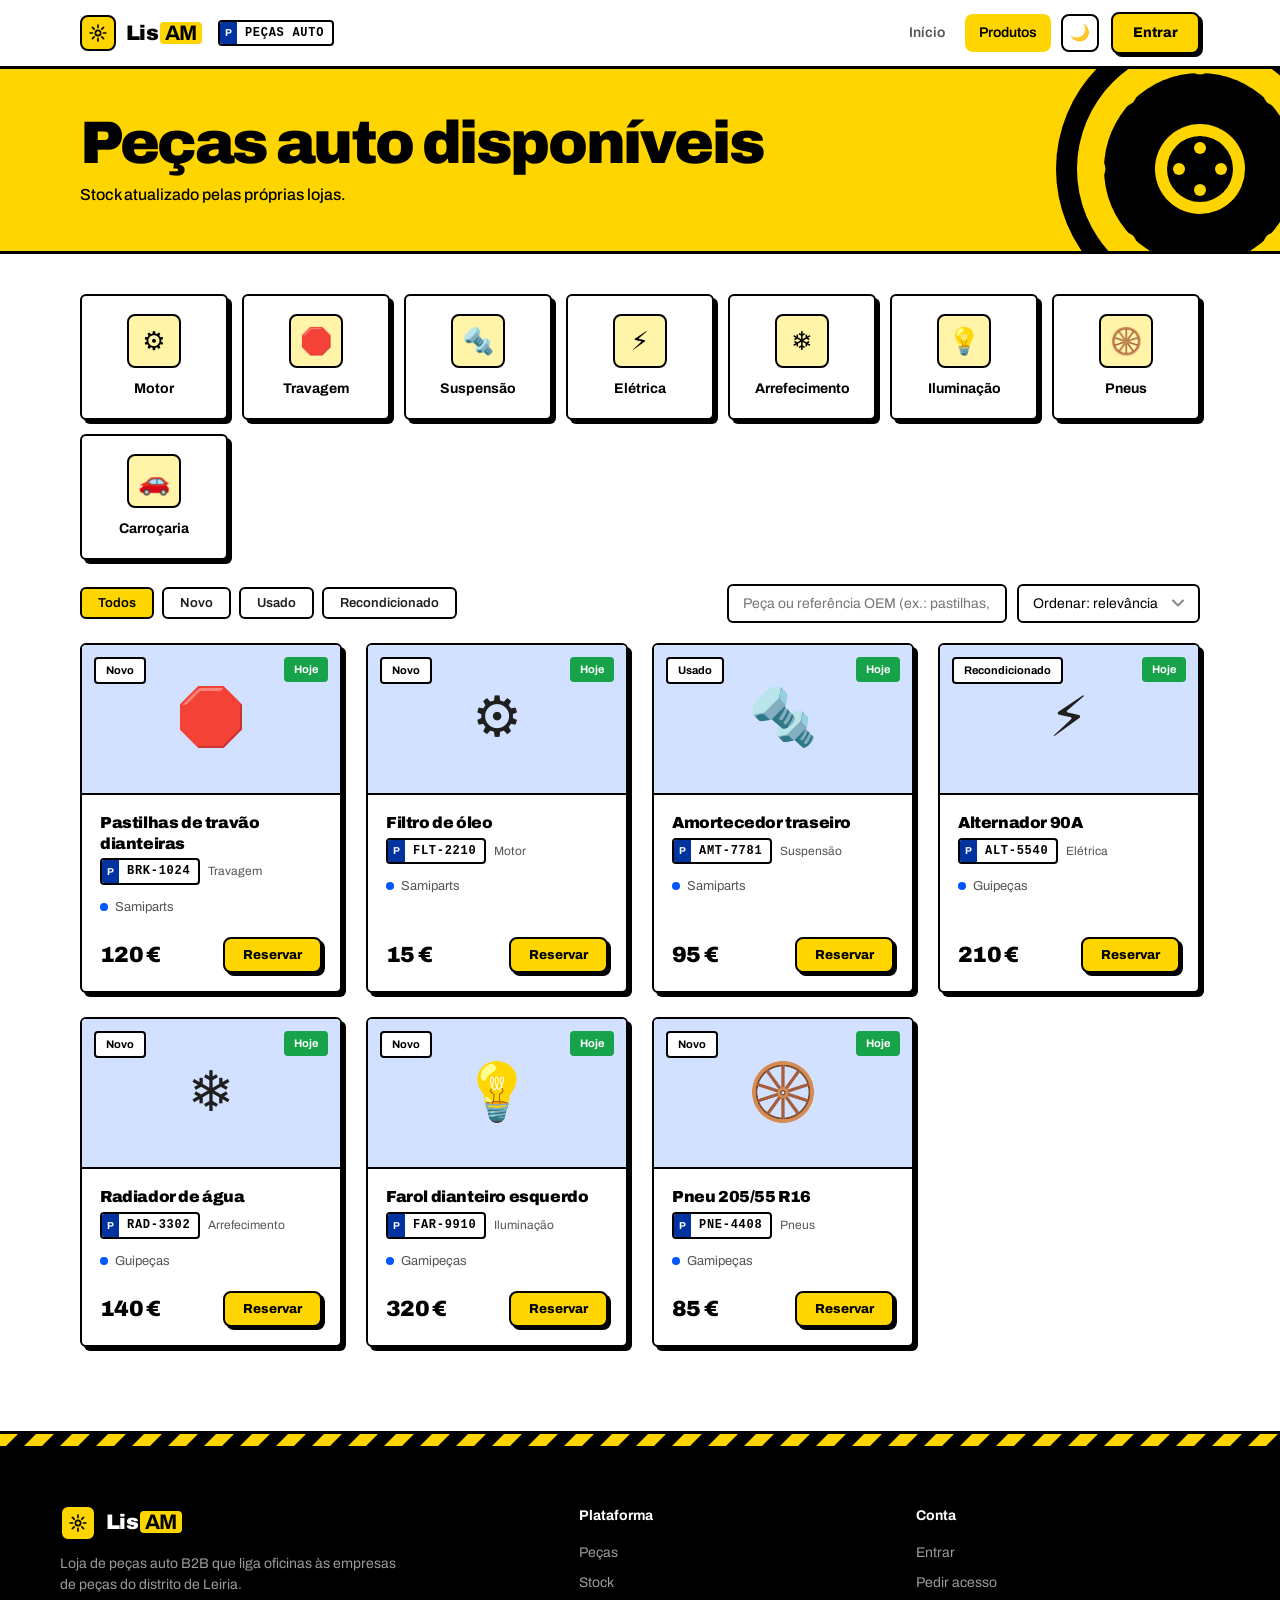
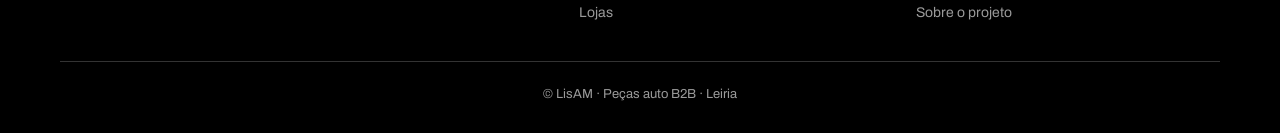
<file: Design/Html/V2/products.html>
<!DOCTYPE html>
<html lang="pt">
<head>
<meta charset="UTF-8">
<meta name="viewport" content="width=device-width, initial-scale=1.0">
<title>Peças auto disponíveis | LisAM</title>
<script>try{var t=localStorage.getItem('lisam-theme');if(t)document.documentElement.dataset.theme=t}catch(e){}</script>
<link rel="preconnect" href="https://fonts.googleapis.com">
<link href="https://fonts.googleapis.com/css2?family=Archivo:wght@400;500;600;700;800;900&display=swap" rel="stylesheet">
<style>
/* LisAM: tema plano de peças auto (login, produtos, registo). Sem gradientes. */
:root{
  --bg:#fff; --bg2:#f0f0f0; --card:#fff; --ink:#000; --txt:#1f1f1f; --muted:#555; --line:#d9d9d9;
  --edge:#000; --brand:#ffd500; --link:#000; --soft:#fff4a8; --chipbg:#f0f0f0; --head:#fff;
  --ok:#16a34a; --baixo:#d97706; --esgotado:#dc2626;
  --c1:#0057ff; --c2:#ff2e63; --c3:#00a651;
  --r:6px; --shadow:4px 4px 0 #000;
}
[data-theme="dark"]{
  --bg:#000; --bg2:#141414; --card:#111; --ink:#fff; --txt:#ddd; --muted:#999; --line:#2a2a2a;
  --edge:#555; --link:#ffd500; --soft:#2b2600; --chipbg:#1c1c1c; --head:#000;
  --shadow:4px 4px 0 #ffd500;
}
*{box-sizing:border-box}
html{scroll-behavior:smooth}
body{margin:0;font-family:Archivo,system-ui,-apple-system,"Segoe UI",Roboto,sans-serif;background:var(--bg);color:var(--txt);line-height:1.55;-webkit-font-smoothing:antialiased}
a{color:inherit}
h1,h2,h3{color:var(--ink);letter-spacing:-.025em;font-weight:900}
:focus-visible{outline:3px solid var(--link);outline-offset:2px}
.wrap{max-width:1160px;margin:0 auto;padding:0 20px}
.eyebrow{display:inline-flex;align-items:center;gap:8px;font-size:14px;font-weight:700;color:var(--ink);margin-bottom:10px}
.eyebrow::before{content:"";width:10px;height:10px;background:var(--brand);border:2px solid var(--edge)}

/* Matrícula e ilustração de disco de travão */
.plate{display:inline-flex;align-items:stretch;background:#fff;color:#000;border:2px solid #000;border-radius:4px;font-family:ui-monospace,Menlo,monospace;font-weight:700;font-size:12px;letter-spacing:.06em;overflow:hidden;white-space:nowrap}
.plate::before{content:"P";background:#0033a0;color:#fff;padding:0 5px;display:grid;place-items:center;font:700 10px Archivo,sans-serif;letter-spacing:0}
.plate span{padding:2px 8px}
.disc{--d1:#000;--d2:#ffd500;position:absolute;pointer-events:none}
.disc .a{fill:var(--d1)}.disc .b{fill:var(--d2)}
.hazard{height:18px;background:url("data:image/svg+xml,%3Csvg xmlns='http://www.w3.org/2000/svg' width='32' height='16'%3E%3Crect width='32' height='16' fill='%23ffd500'/%3E%3Cpath d='M16 0h16L16 16H0z'/%3E%3C/svg%3E") repeat-x;background-size:36px 18px;border-top:3px solid #000;border-bottom:3px solid #000}

/* Header */
header.top{background:var(--head);border-bottom:3px solid var(--edge);position:sticky;top:0;z-index:1000}
.top-inner{max-width:1160px;margin:0 auto;padding:12px 20px;display:flex;align-items:center;gap:20px}
.brand{display:flex;align-items:center;gap:10px;font-weight:900;font-size:21px;color:var(--ink);text-decoration:none;letter-spacing:-.03em}
.brand .mark{width:36px;height:36px;border-radius:8px;background:var(--brand);border:2px solid var(--edge);display:grid;place-items:center}
.brand .mark svg{stroke:#000}
.brand b{background:var(--brand);color:#000;padding:0 5px;border-radius:4px;margin-left:2px}
.top .plate{margin-left:-4px}
.top nav{display:flex;gap:6px;margin-left:auto;align-items:center}
.top nav a{color:var(--muted);text-decoration:none;font-size:14px;font-weight:600;padding:8px 14px;border-radius:8px}
.top nav a:hover,.top nav a.active{color:#000;background:var(--brand)}
.top nav a.cta{background:var(--brand);color:#000;padding:8px 20px;margin-left:6px;font-weight:800;border:2px solid var(--edge);box-shadow:3px 3px 0 var(--edge)}
.top nav a.cta:hover{transform:translate(-1px,-1px);box-shadow:4px 4px 0 var(--edge)}
.theme{border:2px solid var(--edge);background:var(--card);border-radius:8px;width:38px;height:38px;font-size:16px;cursor:pointer;margin-left:4px}
.burger{display:none;margin-left:auto;border:2px solid var(--edge);background:var(--card);color:var(--ink);border-radius:8px;width:40px;height:40px;font-size:18px;cursor:pointer}

/* Botões */
.btn{display:inline-flex;align-items:center;justify-content:center;gap:8px;border:2px solid #000;border-radius:8px;padding:10px 20px;font-size:14px;font-weight:800;cursor:pointer;text-decoration:none;font-family:inherit}
.btn-ghost{background:var(--card);color:var(--ink);border:2px solid var(--edge)}
.btn-ghost:hover{background:var(--soft)}
.entrar,.peca .res{background:var(--brand);color:#000;border:2px solid #000;border-radius:8px;font-weight:800;font-family:inherit;cursor:pointer;box-shadow:3px 3px 0 #000}
.entrar:hover,.peca .res:hover{transform:translate(-2px,-2px);box-shadow:5px 5px 0 #000}

/* Cartões */
.peca,.card,.cats a,.vazio-box{background:var(--card);border:2px solid var(--edge);border-radius:var(--r);box-shadow:var(--shadow)}
.peca,.cats a{transition:transform .15s,box-shadow .15s}
.peca:hover,.cats a:hover{transform:translate(-3px,-3px);box-shadow:7px 7px 0 var(--cc,var(--edge))}
.c-c1{--cc:var(--c1)}.c-c2{--cc:var(--c2)}.c-c3{--cc:var(--c3)}

/* Produtos */
.page-hero{position:relative;overflow:hidden;background:var(--brand);color:#000;border-bottom:3px solid #000;padding:44px 0}
.page-hero .wrap{position:relative}
.page-hero h1{color:#000;font-size:clamp(34px,5vw,60px);line-height:1;letter-spacing:-.04em;margin:0 0 10px}
.page-hero p{margin:0;color:#000;font-weight:500;font-size:16px}
.page-hero .disc{right:-70px;top:-50px;width:300px}
.cats{display:grid;grid-template-columns:repeat(auto-fill,minmax(128px,1fr));gap:14px;margin-bottom:24px}
.cats a{display:flex;flex-direction:column;align-items:center;gap:10px;text-decoration:none;color:var(--ink);padding:18px 10px;font-size:14px;font-weight:700;cursor:pointer}
.cats a .ic{font-size:26px;width:54px;height:54px;border-radius:8px;background:var(--soft);border:2px solid var(--edge);display:grid;place-items:center}
.cats a:hover .ic{background:var(--brand)}
.cats a.on{background:var(--brand);color:#000}
.cats a.on .ic{background:#fff}
.toolbar{display:flex;flex-wrap:wrap;gap:10px;margin-bottom:20px;align-items:center}
.chips{display:flex;flex-wrap:wrap;gap:8px;flex:1}
.chips button{border:2px solid var(--edge);background:var(--card);color:var(--txt);border-radius:6px;padding:7px 16px;font-size:13px;font-weight:600;cursor:pointer;font-family:inherit}
.chips button:hover{background:var(--soft)}
.chips button.on{background:var(--brand);color:#000}
.toolbar select,.toolbar input[type="text"]{background:var(--card);color:var(--ink);font-family:inherit;border:2px solid var(--edge);border-radius:6px;font-size:14px;padding:10px 14px}
.toolbar select{padding-right:40px;cursor:pointer;-webkit-appearance:none;appearance:none;background-image:url("data:image/svg+xml,%3Csvg xmlns='http://www.w3.org/2000/svg' width='12' height='8' viewBox='0 0 12 8' fill='none' stroke='%23888' stroke-width='2' stroke-linecap='round' stroke-linejoin='round'%3E%3Cpath d='M1 1.5l5 5 5-5'/%3E%3C/svg%3E");background-repeat:no-repeat;background-position:right 14px center}
.toolbar input[type="text"]{flex:0 1 280px;min-width:220px}
.pecas{display:grid;grid-template-columns:repeat(auto-fill,minmax(255px,1fr));gap:24px}
.peca{--cc:var(--c1);overflow:hidden;display:flex;flex-direction:column}
.peca .foto{position:relative;height:150px;display:grid;place-items:center;font-size:56px;background:color-mix(in srgb,var(--cc) 18%,var(--card));border-bottom:2px solid var(--edge)}
.peca .foto .em{transition:transform .2s}
.peca:hover .foto .em{transform:scale(1.12) rotate(-6deg)}
.peca .foto strong{position:absolute;top:12px;left:12px;font-size:11px;font-weight:700;background:var(--card);padding:3px 10px;border:2px solid var(--edge);border-radius:4px;color:var(--ink)}
.peca .foto small{position:absolute;top:12px;right:12px;font-size:11px;font-weight:700;color:#fff;background:var(--ok);padding:4px 10px;border-radius:4px}
.peca .pb{padding:18px;display:flex;flex-direction:column;gap:4px;flex:1}
.peca h3{margin:0;font-size:16px;line-height:1.3}
.peca .ref{margin:0;font-size:12px;color:var(--muted);display:flex;align-items:center;gap:8px}
.peca .loja{margin:8px 0 0;font-size:13px;color:var(--muted);display:flex;align-items:center;gap:7px}
.peca .loja::before{content:"";width:8px;height:8px;border-radius:50%;background:var(--cc)}
.peca .pf{margin-top:auto;display:flex;justify-content:space-between;align-items:center;padding-top:16px}
.peca .preco{font-size:22px;font-weight:900;color:var(--ink);letter-spacing:-.03em}
.peca .res{padding:9px 18px;font-size:13px}
.peca .res.ok,.peca .res:disabled{background:var(--ok);color:#fff;box-shadow:none;transform:none;cursor:default}
.vazio-box{grid-column:1/-1;text-align:center;padding:56px 16px;color:var(--muted);box-shadow:none}
.vazio-box b{display:block;font-size:34px;margin-bottom:6px}
.vazio-box .btn{margin-top:16px}

/* Login e registo */
.login-page{display:grid;grid-template-columns:1.05fr 1fr;min-height:calc(100vh - 62px)}
.login-side{position:relative;overflow:hidden;background:#000;color:#fff;padding:64px 52px;display:flex;flex-direction:column;justify-content:center;border-right:3px solid #000}
.login-side>div{position:relative;max-width:500px}
.login-side .disc{--d1:#ffd500;--d2:#000;right:-90px;bottom:-90px;width:340px}
.login-side h1{color:#fff;font-size:clamp(30px,3.6vw,46px);line-height:1.08;margin:0 0 16px}
.login-side .gtext{background:var(--brand);color:#000;padding:0 .12em}
.login-side .eyebrow{color:var(--brand)}
.login-side p{color:#b5b5b5;line-height:1.65;margin:0 0 26px}
.vant{display:flex;flex-direction:column;gap:12px;margin-bottom:28px}
.vant[hidden]{display:none}
.vant div{display:flex;align-items:center;gap:12px;font-size:14.5px;color:#ddd}
.vant span{width:36px;height:36px;border-radius:6px;background:var(--brand);color:#000;display:grid;place-items:center;font-size:17px;flex-shrink:0}
.lista{display:flex;flex-direction:column;gap:10px}
.lista>div{display:flex;align-items:center;gap:12px;padding:13px 16px;background:#111;border:2px solid #333;border-radius:6px;font-size:14px}
.lista>div:hover{background:#1c1c1c;border-color:var(--brand)}
.lista i{width:10px;height:10px;border-radius:50%;flex-shrink:0}
.lista .c-c1 i{background:var(--c1)}.lista .c-c2 i{background:var(--c2)}.lista .c-c3 i{background:var(--c3)}
.lista b{font-weight:600}
.lista span{color:#999;margin-left:auto;font-size:13px}
.form-wrap{display:flex;justify-content:center;align-items:center;padding:40px 20px}
.card{padding:40px;width:100%;max-width:430px}
.card.wide{max-width:520px;padding:38px}
.card h2{margin:0 0 4px;font-size:28px}
.card .sub{color:var(--muted);font-size:14px;margin:0 0 22px}
.tipo-conta{display:grid;grid-template-columns:1fr 1fr;gap:10px;margin:0 0 22px}
.opt{position:relative;display:flex;align-items:center;gap:10px;padding:12px;border:2px solid var(--edge);border-radius:6px;cursor:pointer;background:var(--card)}
.opt:hover{background:var(--soft)}
.opt input{position:absolute;opacity:0;pointer-events:none}
.opt .ico{width:36px;height:36px;border-radius:6px;background:var(--chipbg);border:2px solid var(--edge);display:grid;place-items:center;font-size:17px;flex-shrink:0}
.opt strong{display:block;color:var(--ink);font-size:14px;line-height:1.2}
.opt small{display:block;color:var(--muted);font-size:12px;line-height:1.3;margin-top:2px}
.opt.on{background:var(--brand);box-shadow:3px 3px 0 var(--edge)}
.opt.on strong,.opt.on small{color:#000}
.opt.on .ico{background:#fff}
.opt:focus-within{outline:3px solid var(--link);outline-offset:2px}
.grid2{display:grid;grid-template-columns:1fr 1fr;gap:0 14px}
.campo{margin-bottom:18px;display:flex;flex-direction:column;gap:7px}
.campo[hidden]{display:none}
.campo.full{grid-column:1/-1}
.campo label{font-size:13px;font-weight:700;color:var(--ink)}
.campo input,.campo select{padding:12px 15px;border:2px solid var(--edge);border-radius:6px;font-size:15px;background:var(--card);color:var(--ink);font-family:inherit;width:100%}
.campo select{-webkit-appearance:none;appearance:none;padding-right:38px;background-image:url("data:image/svg+xml,%3Csvg xmlns='http://www.w3.org/2000/svg' width='12' height='8' viewBox='0 0 12 8' fill='none' stroke='%23888' stroke-width='2' stroke-linecap='round' stroke-linejoin='round'%3E%3Cpath d='M1 1.5l5 5 5-5'/%3E%3C/svg%3E");background-repeat:no-repeat;background-position:right 14px center}
.campo input:focus,.campo select:focus{outline:3px solid var(--link);outline-offset:1px}
.campo.bad input,.campo.bad select{border-color:var(--esgotado)}
.campo .msg{font-size:12px;color:var(--esgotado);margin:0}
.pw{position:relative;display:flex}
.pw input{flex:1;padding-right:90px}
.pw .ver{position:absolute;right:6px;top:50%;transform:translateY(-50%);border:0;background:transparent;color:var(--link);text-decoration:underline;font-size:13px;font-weight:700;cursor:pointer;padding:7px 11px;border-radius:6px;font-family:inherit}
.pw .ver:hover{background:var(--brand);color:#000}
.forca{display:flex;gap:4px;margin-top:2px;align-items:center}
.forca i{flex:1;height:6px;background:var(--chipbg);border:1px solid var(--edge)}
.forca small{font-size:12px;color:var(--muted);margin-left:8px;white-space:nowrap}
.termos{display:flex;align-items:flex-start;gap:9px;font-size:13px;color:var(--muted);margin:4px 0 20px;cursor:pointer}
.termos input{margin-top:3px}
.linha{display:flex;justify-content:space-between;align-items:center;font-size:13px;margin:8px 0 22px;color:var(--muted);gap:8px;flex-wrap:wrap}
.linha label{display:flex;align-items:center;gap:7px;cursor:pointer}
.linha a,.novo a,.termos a{color:var(--link);text-decoration:underline;font-weight:600}
.erro{border:2px solid var(--esgotado);background:rgba(220,38,38,.1);color:var(--esgotado);padding:11px 15px;border-radius:6px;font-size:13px;margin:0 0 16px}
.erro.shake{animation:shake .35s}
@keyframes shake{0%,100%{transform:translateX(0)}25%{transform:translateX(-7px)}75%{transform:translateX(7px)}}
.entrar{width:100%;padding:14px;font-size:15px}
.entrar:disabled{opacity:.8;cursor:not-allowed;transform:none}
.novo{text-align:center;font-size:13px;color:var(--muted);margin:22px 0 0}
.ok-box{text-align:center;padding:10px 0}
.ok-box .tick{width:72px;height:72px;border:3px solid #000;background:var(--ok);color:#fff;font-size:36px;display:grid;place-items:center;margin:0 auto 18px;border-radius:8px;animation:pop .4s both}
@keyframes pop{from{transform:scale(.4);opacity:0}to{transform:none;opacity:1}}
.ok-box p{color:var(--muted);margin:0 0 22px}
.ok-box .entrar{display:inline-block;text-decoration:none;width:auto;padding:13px 28px}

/* Footer e toast */
footer.foot{background:#000;color:#9a9a9a;padding:56px 20px 28px;font-size:14px}
.foot-grid{max-width:1160px;margin:0 auto;display:grid;grid-template-columns:1.6fr 1fr 1fr;gap:32px}
.foot .brand{color:#fff;margin-bottom:12px}
.foot h4{color:#fff;margin:0 0 12px;font-size:14px}
.foot-grid a:not(.brand){display:block;color:#9a9a9a;text-decoration:none;padding:4px 0}
.foot-grid a:not(.brand):hover{color:var(--brand)}
.foot p{margin:0;max-width:340px}
.foot .copy{max-width:1160px;margin:34px auto 0;padding-top:22px;border-top:1px solid #333;font-size:13px;text-align:center}
.toast{position:fixed;bottom:24px;left:50%;transform:translateX(-50%) translateY(90px);background:#000;color:var(--brand);padding:14px 24px;border:2px solid var(--brand);border-radius:6px;font-size:14px;font-weight:600;transition:.3s;z-index:9999;opacity:0;pointer-events:none}
.toast.on{transform:translateX(-50%) translateY(0);opacity:1}

@media(max-width:860px){
  .burger{display:block}
  .top nav{display:none;position:absolute;top:100%;left:0;right:0;background:var(--card);border-bottom:3px solid var(--edge);flex-direction:column;align-items:stretch;padding:12px 20px 16px;margin:0}
  .top nav.open{display:flex}
  .top nav a.cta{margin:6px 0 0;text-align:center}
  .theme{align-self:flex-start;margin:6px 0 0}
  .foot-grid,.login-page{grid-template-columns:1fr}
  .login-side{padding:44px 24px;border-right:0;border-bottom:3px solid #000}
}
@media(max-width:560px){.hide-s{display:none}}
@media(max-width:520px){.grid2{grid-template-columns:1fr}.card,.card.wide{padding:28px 22px}.tipo-conta{grid-template-columns:1fr}.page-hero .disc{display:none}}
@media(prefers-reduced-motion:reduce){*{animation:none!important;transition:none!important}}
</style>
</head>
<body>

<header class="top">
  <div class="top-inner">
    <a href="index.html" class="brand"><span class="mark"><svg viewBox="0 0 24 24" width="20" height="20" fill="none" stroke="#fff" stroke-width="2" stroke-linecap="round" stroke-linejoin="round"><circle cx="12" cy="12" r="3.2"/><path d="M12 2.5v3M12 18.5v3M2.5 12h3M18.5 12h3M5.3 5.3l2.1 2.1M16.6 16.6l2.1 2.1M5.3 18.7l2.1-2.1M16.6 7.4l2.1-2.1"/></svg></span><span>Lis<b>AM</b></span></a>
    <span class="plate hide-s"><span>PEÇAS AUTO</span></span>
    <button class="burger" aria-label="Menu">☰</button>
    <nav>
      <a href="index.html">Início</a>
      <a href="products.html" class="active">Produtos</a>
      <button class="theme" id="tema" type="button" aria-label="Alternar tema claro/escuro">🌙</button>
      <a href="login.html" class="cta">Entrar</a>
    </nav>
  </div>
</header>

<div class="page-hero">
  <svg class="disc" viewBox="0 0 200 200" aria-hidden="true"><defs><circle id="fh" cx="100" cy="30" r="7"/></defs><circle class="a" cx="100" cy="100" r="96"/><circle class="b" cx="100" cy="100" r="82"/><circle class="a" cx="100" cy="100" r="64"/><g class="b"><use href="#fh"/><use href="#fh" transform="rotate(45 100 100)"/><use href="#fh" transform="rotate(90 100 100)"/><use href="#fh" transform="rotate(135 100 100)"/><use href="#fh" transform="rotate(180 100 100)"/><use href="#fh" transform="rotate(225 100 100)"/><use href="#fh" transform="rotate(270 100 100)"/><use href="#fh" transform="rotate(315 100 100)"/></g><circle class="b" cx="100" cy="100" r="30"/><circle class="a" cx="100" cy="100" r="22"/><g class="b"><circle cx="100" cy="86" r="4"/><circle cx="114" cy="100" r="4"/><circle cx="100" cy="114" r="4"/><circle cx="86" cy="100" r="4"/></g></svg>
  <div class="wrap">
    <h1>Peças auto disponíveis</h1>
    <p id="pecasSub">Stock atualizado pelas próprias lojas.</p>
  </div>
</div>

<main class="wrap">
  <section id="pecas" style="margin:40px 0 84px">
    <div class="cats" id="cats"></div>
    <div class="toolbar">
      <div class="chips" id="chipsEstado"></div>
      <input type="text" id="q" placeholder="Peça ou referência OEM (ex.: pastilhas, BRK-1024)" aria-label="Pesquisar produtos">
      <select id="ordem" aria-label="Ordenar">
        <option value="">Ordenar: relevância</option>
        <option value="asc">Preço: mais baixo</option>
        <option value="desc">Preço: mais alto</option>
      </select>
    </div>
    <div class="pecas" id="pecasGrid"></div>
  </section>
</main>

<div class="hazard"></div>
<footer class="foot">
  <div class="foot-grid">
    <div>
      <a href="index.html" class="brand"><span class="mark"><svg viewBox="0 0 24 24" width="20" height="20" fill="none" stroke="#fff" stroke-width="2" stroke-linecap="round" stroke-linejoin="round"><circle cx="12" cy="12" r="3.2"/><path d="M12 2.5v3M12 18.5v3M2.5 12h3M18.5 12h3M5.3 5.3l2.1 2.1M16.6 16.6l2.1 2.1M5.3 18.7l2.1-2.1M16.6 7.4l2.1-2.1"/></svg></span><span>Lis<b>AM</b></span></a>
      <p>Loja de peças auto B2B que liga oficinas às empresas de peças do distrito de Leiria.</p>
    </div>
    <div><h4>Plataforma</h4><a href="products.html">Peças</a><a href="stock.html">Stock</a><a href="index.html#lojas">Lojas</a></div>
    <div><h4>Conta</h4><a href="login.html">Entrar</a><a href="login.html">Pedir acesso</a><a href="index.html#projeto">Sobre o projeto</a></div>
  </div>
  <div class="copy">© LisAM · Peças auto B2B · Leiria</div>
</footer>
<div class="toast" id="toast"></div>

<script>
/* ========== Common ========== */
const $ = s => document.querySelector(s);
const esc = s => String(s).replace(/[&<>"']/g, c => ({'&':'&amp;','<':'&lt;','>':'&gt;','"':'&quot;',"'":'&#39;'}[c]));
const eur = v => new Intl.NumberFormat('pt-PT').format(v) + ' €';
function toast(msg, ms = 2400){
  const t = $('#toast'); t.textContent = msg; t.classList.add('on');
  clearTimeout(t._t); t._t = setTimeout(() => t.classList.remove('on'), ms);
}
const burger = $('.burger');
if (burger) burger.addEventListener('click', () => $('.top nav').classList.toggle('open'));
const temaBtn = $('#tema');
function pintarTema(){ if (temaBtn) temaBtn.textContent = document.documentElement.dataset.theme === 'dark' ? '☀️' : '🌙'; }
pintarTema();
if (temaBtn) temaBtn.addEventListener('click', () => {
  const novo = document.documentElement.dataset.theme === 'dark' ? 'light' : 'dark';
  document.documentElement.dataset.theme = novo;
  try { localStorage.setItem('lisam-theme', novo); } catch (e) {}
  pintarTema();
});

/* ========== Dados ========== */
const categorias = [
  ['Motor','⚙️'],['Travagem','🛑'],['Suspensão','🔩'],['Elétrica','⚡'],
  ['Arrefecimento','❄️'],['Iluminação','💡'],['Pneus','🛞'],['Carroçaria','🚗']
];
const iconeCat = Object.fromEntries(categorias);
const pecas = [
  {titulo:'Pastilhas de travão dianteiras', ref:'BRK-1024', cat:'Travagem',      loja:'Samiparts',  cor:'c1', preco:120, estado:'Novo'},
  {titulo:'Filtro de óleo',                 ref:'FLT-2210', cat:'Motor',         loja:'Samiparts',  cor:'c1', preco:15,  estado:'Novo'},
  {titulo:'Amortecedor traseiro',           ref:'AMT-7781', cat:'Suspensão',     loja:'Samiparts',  cor:'c1', preco:95,  estado:'Usado'},
  {titulo:'Alternador 90A',                 ref:'ALT-5540', cat:'Elétrica',      loja:'Guipeças', cor:'c2', preco:210, estado:'Recondicionado'},
  {titulo:'Radiador de água',               ref:'RAD-3302', cat:'Arrefecimento', loja:'Guipeças', cor:'c2', preco:140, estado:'Novo'},
  {titulo:'Farol dianteiro esquerdo',       ref:'FAR-9910', cat:'Iluminação',    loja:'Gamipeças',   cor:'c3', preco:320, estado:'Novo'},
  {titulo:'Pneu 205/55 R16',                ref:'PNE-4408', cat:'Pneus',         loja:'Gamipeças',   cor:'c3', preco:85,  estado:'Novo'}
];

let catAtiva = '', estAtivo = '';
const reservadas = new Set();

/* ========== Categorias ========== */
function renderCats(){
  $('#cats').innerHTML = categorias.map(([c,i]) =>
    `<a data-cat="${esc(c)}" class="${catAtiva===c?'on':''}"><span class="ic">${i}</span>${esc(c)}</a>`).join('');
}
$('#cats').addEventListener('click', e => {
  const a = e.target.closest('a'); if (!a) return;
  catAtiva = catAtiva === a.dataset.cat ? '' : a.dataset.cat;
  renderPecas();
});

/* ========== Chips ========== */
function renderChips(){
  const estados = ['', 'Novo', 'Usado', 'Recondicionado'];
  $('#chipsEstado').innerHTML = estados.map(s =>
    `<button type="button" data-e="${s}" class="${estAtivo===s?'on':''}">${s || 'Todos'}</button>`).join('');
}
$('#chipsEstado').addEventListener('click', e => {
  const b = e.target.closest('button'); if (!b) return;
  estAtivo = b.dataset.e; renderPecas();
});

function limparFiltros(){
  $('#q').value = ''; catAtiva = ''; estAtivo = ''; $('#ordem').value = '';
  renderPecas();
}

/* ========== Render peças ========== */
function renderPecas(){
  const raw = $('#q').value.trim(), q = raw.toLowerCase(), ord = $('#ordem').value;
  let lista = pecas.filter(p =>
    (!q || (p.titulo+' '+p.ref+' '+p.loja+' '+p.cat+' '+p.estado).toLowerCase().includes(q)) &&
    (!catAtiva || p.cat === catAtiva) &&
    (!estAtivo || p.estado === estAtivo));
  if (ord) lista = [...lista].sort((a,b) => ord === 'asc' ? a.preco-b.preco : b.preco-a.preco);

  const filtrado = q || catAtiva || estAtivo;
  $('#pecasSub').textContent = filtrado
    ? `${lista.length} ${lista.length === 1 ? 'resultado' : 'resultados'}` + (raw ? ` para "${raw}"` : '') + (catAtiva ? ` em ${catAtiva}` : '') + (estAtivo ? ` (${estAtivo})` : '') + '.'
    : 'Stock atualizado pelas próprias lojas.';
  renderCats(); renderChips();

  const box = $('#pecasGrid');
  if (!lista.length){
    box.innerHTML = '<div class="vazio-box"><b>🔍</b>Sem resultados. Tente outra pesquisa ou limpe os filtros.<br><button class="btn btn-ghost" type="button" id="limpar">Limpar filtros</button></div>';
    $('#limpar').addEventListener('click', limparFiltros);
    return;
  }
  box.innerHTML = lista.map(p => {
    const r = reservadas.has(p.ref);
    return `
    <article class="peca c-${p.cor}">
      <div class="foto"><strong>${esc(p.estado)}</strong><small>Hoje</small><span class="em">${iconeCat[p.cat] || '🔧'}</span></div>
      <div class="pb">
        <h3>${esc(p.titulo)}</h3>
        <p class="ref"><span class="plate"><span>${esc(p.ref)}</span></span>${esc(p.cat)}</p>
        <p class="loja">${esc(p.loja)}</p>
        <div class="pf">
          <span class="preco">${eur(p.preco)}</span>
          <button class="res${r?' ok':''}" type="button" data-ref="${esc(p.ref)}"${r?' disabled':''}>${r?'Reservado ✓':'Reservar'}</button>
        </div>
      </div>
    </article>`;
  }).join('');
}

/* ========== Eventos ========== */
$('#q').addEventListener('input', renderPecas);
$('#ordem').addEventListener('change', renderPecas);
$('#pecasGrid').addEventListener('click', e => {
  const b = e.target.closest('.res'); if (!b || b.disabled) return;
  reservadas.add(b.dataset.ref);
  b.classList.add('ok'); b.textContent = 'Reservado ✓'; b.disabled = true;
  toast('Peça reservada! Receberá confirmação por email.');
});

/* ========== Init ========== */
renderPecas();
</script>
</body>
</html>
</file>
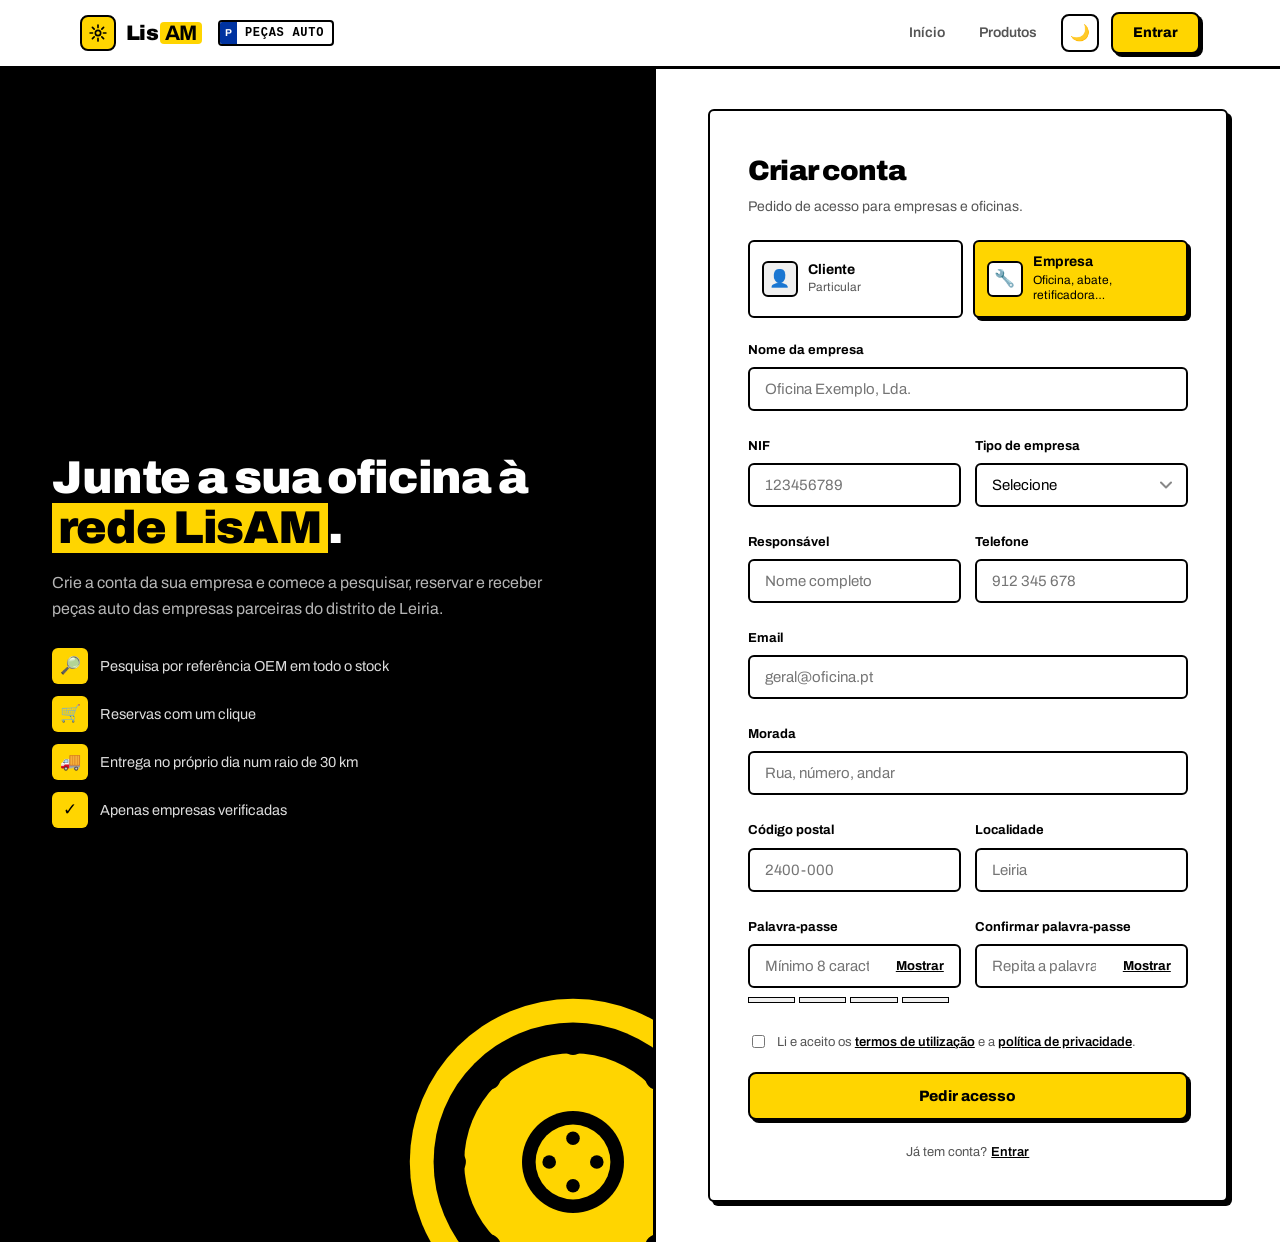
<file: Design/Html/V2/registro.html>
<!DOCTYPE html>
<html lang="pt">
<head>
<meta charset="UTF-8">
<meta name="viewport" content="width=device-width, initial-scale=1.0">
<title>Criar conta | LisAM</title>
<script>try{var t=localStorage.getItem('lisam-theme');if(t)document.documentElement.dataset.theme=t}catch(e){}</script>
<link rel="preconnect" href="https://fonts.googleapis.com">
<link href="https://fonts.googleapis.com/css2?family=Archivo:wght@400;500;600;700;800;900&display=swap" rel="stylesheet">
<style>
/* LisAM: tema plano de peças auto (login, produtos, registo). Sem gradientes. */
:root{
  --bg:#fff; --bg2:#f0f0f0; --card:#fff; --ink:#000; --txt:#1f1f1f; --muted:#555; --line:#d9d9d9;
  --edge:#000; --brand:#ffd500; --link:#000; --soft:#fff4a8; --chipbg:#f0f0f0; --head:#fff;
  --ok:#16a34a; --baixo:#d97706; --esgotado:#dc2626;
  --c1:#0057ff; --c2:#ff2e63; --c3:#00a651;
  --r:6px; --shadow:4px 4px 0 #000;
}
[data-theme="dark"]{
  --bg:#000; --bg2:#141414; --card:#111; --ink:#fff; --txt:#ddd; --muted:#999; --line:#2a2a2a;
  --edge:#555; --link:#ffd500; --soft:#2b2600; --chipbg:#1c1c1c; --head:#000;
  --shadow:4px 4px 0 #ffd500;
}
*{box-sizing:border-box}
html{scroll-behavior:smooth}
body{margin:0;font-family:Archivo,system-ui,-apple-system,"Segoe UI",Roboto,sans-serif;background:var(--bg);color:var(--txt);line-height:1.55;-webkit-font-smoothing:antialiased}
a{color:inherit}
h1,h2,h3{color:var(--ink);letter-spacing:-.025em;font-weight:900}
:focus-visible{outline:3px solid var(--link);outline-offset:2px}
.wrap{max-width:1160px;margin:0 auto;padding:0 20px}
.eyebrow{display:inline-flex;align-items:center;gap:8px;font-size:14px;font-weight:700;color:var(--ink);margin-bottom:10px}
.eyebrow::before{content:"";width:10px;height:10px;background:var(--brand);border:2px solid var(--edge)}

/* Matrícula e ilustração de disco de travão */
.plate{display:inline-flex;align-items:stretch;background:#fff;color:#000;border:2px solid #000;border-radius:4px;font-family:ui-monospace,Menlo,monospace;font-weight:700;font-size:12px;letter-spacing:.06em;overflow:hidden;white-space:nowrap}
.plate::before{content:"P";background:#0033a0;color:#fff;padding:0 5px;display:grid;place-items:center;font:700 10px Archivo,sans-serif;letter-spacing:0}
.plate span{padding:2px 8px}
.disc{--d1:#000;--d2:#ffd500;position:absolute;pointer-events:none}
.disc .a{fill:var(--d1)}.disc .b{fill:var(--d2)}
.hazard{height:18px;background:url("data:image/svg+xml,%3Csvg xmlns='http://www.w3.org/2000/svg' width='32' height='16'%3E%3Crect width='32' height='16' fill='%23ffd500'/%3E%3Cpath d='M16 0h16L16 16H0z'/%3E%3C/svg%3E") repeat-x;background-size:36px 18px;border-top:3px solid #000;border-bottom:3px solid #000}

/* Header */
header.top{background:var(--head);border-bottom:3px solid var(--edge);position:sticky;top:0;z-index:1000}
.top-inner{max-width:1160px;margin:0 auto;padding:12px 20px;display:flex;align-items:center;gap:20px}
.brand{display:flex;align-items:center;gap:10px;font-weight:900;font-size:21px;color:var(--ink);text-decoration:none;letter-spacing:-.03em}
.brand .mark{width:36px;height:36px;border-radius:8px;background:var(--brand);border:2px solid var(--edge);display:grid;place-items:center}
.brand .mark svg{stroke:#000}
.brand b{background:var(--brand);color:#000;padding:0 5px;border-radius:4px;margin-left:2px}
.top .plate{margin-left:-4px}
.top nav{display:flex;gap:6px;margin-left:auto;align-items:center}
.top nav a{color:var(--muted);text-decoration:none;font-size:14px;font-weight:600;padding:8px 14px;border-radius:8px}
.top nav a:hover,.top nav a.active{color:#000;background:var(--brand)}
.top nav a.cta{background:var(--brand);color:#000;padding:8px 20px;margin-left:6px;font-weight:800;border:2px solid var(--edge);box-shadow:3px 3px 0 var(--edge)}
.top nav a.cta:hover{transform:translate(-1px,-1px);box-shadow:4px 4px 0 var(--edge)}
.theme{border:2px solid var(--edge);background:var(--card);border-radius:8px;width:38px;height:38px;font-size:16px;cursor:pointer;margin-left:4px}
.burger{display:none;margin-left:auto;border:2px solid var(--edge);background:var(--card);color:var(--ink);border-radius:8px;width:40px;height:40px;font-size:18px;cursor:pointer}

/* Botões */
.btn{display:inline-flex;align-items:center;justify-content:center;gap:8px;border:2px solid #000;border-radius:8px;padding:10px 20px;font-size:14px;font-weight:800;cursor:pointer;text-decoration:none;font-family:inherit}
.btn-ghost{background:var(--card);color:var(--ink);border:2px solid var(--edge)}
.btn-ghost:hover{background:var(--soft)}
.entrar,.peca .res{background:var(--brand);color:#000;border:2px solid #000;border-radius:8px;font-weight:800;font-family:inherit;cursor:pointer;box-shadow:3px 3px 0 #000}
.entrar:hover,.peca .res:hover{transform:translate(-2px,-2px);box-shadow:5px 5px 0 #000}

/* Cartões */
.peca,.card,.cats a,.vazio-box{background:var(--card);border:2px solid var(--edge);border-radius:var(--r);box-shadow:var(--shadow)}
.peca,.cats a{transition:transform .15s,box-shadow .15s}
.peca:hover,.cats a:hover{transform:translate(-3px,-3px);box-shadow:7px 7px 0 var(--cc,var(--edge))}
.c-c1{--cc:var(--c1)}.c-c2{--cc:var(--c2)}.c-c3{--cc:var(--c3)}

/* Produtos */
.page-hero{position:relative;overflow:hidden;background:var(--brand);color:#000;border-bottom:3px solid #000;padding:44px 0}
.page-hero .wrap{position:relative}
.page-hero h1{color:#000;font-size:clamp(34px,5vw,60px);line-height:1;letter-spacing:-.04em;margin:0 0 10px}
.page-hero p{margin:0;color:#000;font-weight:500;font-size:16px}
.page-hero .disc{right:-70px;top:-50px;width:300px}
.cats{display:grid;grid-template-columns:repeat(auto-fill,minmax(128px,1fr));gap:14px;margin-bottom:24px}
.cats a{display:flex;flex-direction:column;align-items:center;gap:10px;text-decoration:none;color:var(--ink);padding:18px 10px;font-size:14px;font-weight:700;cursor:pointer}
.cats a .ic{font-size:26px;width:54px;height:54px;border-radius:8px;background:var(--soft);border:2px solid var(--edge);display:grid;place-items:center}
.cats a:hover .ic{background:var(--brand)}
.cats a.on{background:var(--brand);color:#000}
.cats a.on .ic{background:#fff}
.toolbar{display:flex;flex-wrap:wrap;gap:10px;margin-bottom:20px;align-items:center}
.chips{display:flex;flex-wrap:wrap;gap:8px;flex:1}
.chips button{border:2px solid var(--edge);background:var(--card);color:var(--txt);border-radius:6px;padding:7px 16px;font-size:13px;font-weight:600;cursor:pointer;font-family:inherit}
.chips button:hover{background:var(--soft)}
.chips button.on{background:var(--brand);color:#000}
.toolbar select,.toolbar input[type="text"]{background:var(--card);color:var(--ink);font-family:inherit;border:2px solid var(--edge);border-radius:6px;font-size:14px;padding:10px 14px}
.toolbar select{padding-right:40px;cursor:pointer;-webkit-appearance:none;appearance:none;background-image:url("data:image/svg+xml,%3Csvg xmlns='http://www.w3.org/2000/svg' width='12' height='8' viewBox='0 0 12 8' fill='none' stroke='%23888' stroke-width='2' stroke-linecap='round' stroke-linejoin='round'%3E%3Cpath d='M1 1.5l5 5 5-5'/%3E%3C/svg%3E");background-repeat:no-repeat;background-position:right 14px center}
.toolbar input[type="text"]{flex:0 1 280px;min-width:220px}
.pecas{display:grid;grid-template-columns:repeat(auto-fill,minmax(255px,1fr));gap:24px}
.peca{--cc:var(--c1);overflow:hidden;display:flex;flex-direction:column}
.peca .foto{position:relative;height:150px;display:grid;place-items:center;font-size:56px;background:color-mix(in srgb,var(--cc) 18%,var(--card));border-bottom:2px solid var(--edge)}
.peca .foto .em{transition:transform .2s}
.peca:hover .foto .em{transform:scale(1.12) rotate(-6deg)}
.peca .foto strong{position:absolute;top:12px;left:12px;font-size:11px;font-weight:700;background:var(--card);padding:3px 10px;border:2px solid var(--edge);border-radius:4px;color:var(--ink)}
.peca .foto small{position:absolute;top:12px;right:12px;font-size:11px;font-weight:700;color:#fff;background:var(--ok);padding:4px 10px;border-radius:4px}
.peca .pb{padding:18px;display:flex;flex-direction:column;gap:4px;flex:1}
.peca h3{margin:0;font-size:16px;line-height:1.3}
.peca .ref{margin:0;font-size:12px;color:var(--muted);display:flex;align-items:center;gap:8px}
.peca .loja{margin:8px 0 0;font-size:13px;color:var(--muted);display:flex;align-items:center;gap:7px}
.peca .loja::before{content:"";width:8px;height:8px;border-radius:50%;background:var(--cc)}
.peca .pf{margin-top:auto;display:flex;justify-content:space-between;align-items:center;padding-top:16px}
.peca .preco{font-size:22px;font-weight:900;color:var(--ink);letter-spacing:-.03em}
.peca .res{padding:9px 18px;font-size:13px}
.peca .res.ok,.peca .res:disabled{background:var(--ok);color:#fff;box-shadow:none;transform:none;cursor:default}
.vazio-box{grid-column:1/-1;text-align:center;padding:56px 16px;color:var(--muted);box-shadow:none}
.vazio-box b{display:block;font-size:34px;margin-bottom:6px}
.vazio-box .btn{margin-top:16px}

/* Login e registo */
.login-page{display:grid;grid-template-columns:1.05fr 1fr;min-height:calc(100vh - 62px)}
.login-side{position:relative;overflow:hidden;background:#000;color:#fff;padding:64px 52px;display:flex;flex-direction:column;justify-content:center;border-right:3px solid #000}
.login-side>div{position:relative;max-width:500px}
.login-side .disc{--d1:#ffd500;--d2:#000;right:-90px;bottom:-90px;width:340px}
.login-side h1{color:#fff;font-size:clamp(30px,3.6vw,46px);line-height:1.08;margin:0 0 16px}
.login-side .gtext{background:var(--brand);color:#000;padding:0 .12em}
.login-side .eyebrow{color:var(--brand)}
.login-side p{color:#b5b5b5;line-height:1.65;margin:0 0 26px}
.vant{display:flex;flex-direction:column;gap:12px;margin-bottom:28px}
.vant[hidden]{display:none}
.vant div{display:flex;align-items:center;gap:12px;font-size:14.5px;color:#ddd}
.vant span{width:36px;height:36px;border-radius:6px;background:var(--brand);color:#000;display:grid;place-items:center;font-size:17px;flex-shrink:0}
.lista{display:flex;flex-direction:column;gap:10px}
.lista>div{display:flex;align-items:center;gap:12px;padding:13px 16px;background:#111;border:2px solid #333;border-radius:6px;font-size:14px}
.lista>div:hover{background:#1c1c1c;border-color:var(--brand)}
.lista i{width:10px;height:10px;border-radius:50%;flex-shrink:0}
.lista .c-c1 i{background:var(--c1)}.lista .c-c2 i{background:var(--c2)}.lista .c-c3 i{background:var(--c3)}
.lista b{font-weight:600}
.lista span{color:#999;margin-left:auto;font-size:13px}
.form-wrap{display:flex;justify-content:center;align-items:center;padding:40px 20px}
.card{padding:40px;width:100%;max-width:430px}
.card.wide{max-width:520px;padding:38px}
.card h2{margin:0 0 4px;font-size:28px}
.card .sub{color:var(--muted);font-size:14px;margin:0 0 22px}
.tipo-conta{display:grid;grid-template-columns:1fr 1fr;gap:10px;margin:0 0 22px}
.opt{position:relative;display:flex;align-items:center;gap:10px;padding:12px;border:2px solid var(--edge);border-radius:6px;cursor:pointer;background:var(--card)}
.opt:hover{background:var(--soft)}
.opt input{position:absolute;opacity:0;pointer-events:none}
.opt .ico{width:36px;height:36px;border-radius:6px;background:var(--chipbg);border:2px solid var(--edge);display:grid;place-items:center;font-size:17px;flex-shrink:0}
.opt strong{display:block;color:var(--ink);font-size:14px;line-height:1.2}
.opt small{display:block;color:var(--muted);font-size:12px;line-height:1.3;margin-top:2px}
.opt.on{background:var(--brand);box-shadow:3px 3px 0 var(--edge)}
.opt.on strong,.opt.on small{color:#000}
.opt.on .ico{background:#fff}
.opt:focus-within{outline:3px solid var(--link);outline-offset:2px}
.grid2{display:grid;grid-template-columns:1fr 1fr;gap:0 14px}
.campo{margin-bottom:18px;display:flex;flex-direction:column;gap:7px}
.campo[hidden]{display:none}
.campo.full{grid-column:1/-1}
.campo label{font-size:13px;font-weight:700;color:var(--ink)}
.campo input,.campo select{padding:12px 15px;border:2px solid var(--edge);border-radius:6px;font-size:15px;background:var(--card);color:var(--ink);font-family:inherit;width:100%}
.campo select{-webkit-appearance:none;appearance:none;padding-right:38px;background-image:url("data:image/svg+xml,%3Csvg xmlns='http://www.w3.org/2000/svg' width='12' height='8' viewBox='0 0 12 8' fill='none' stroke='%23888' stroke-width='2' stroke-linecap='round' stroke-linejoin='round'%3E%3Cpath d='M1 1.5l5 5 5-5'/%3E%3C/svg%3E");background-repeat:no-repeat;background-position:right 14px center}
.campo input:focus,.campo select:focus{outline:3px solid var(--link);outline-offset:1px}
.campo.bad input,.campo.bad select{border-color:var(--esgotado)}
.campo .msg{font-size:12px;color:var(--esgotado);margin:0}
.pw{position:relative;display:flex}
.pw input{flex:1;padding-right:90px}
.pw .ver{position:absolute;right:6px;top:50%;transform:translateY(-50%);border:0;background:transparent;color:var(--link);text-decoration:underline;font-size:13px;font-weight:700;cursor:pointer;padding:7px 11px;border-radius:6px;font-family:inherit}
.pw .ver:hover{background:var(--brand);color:#000}
.forca{display:flex;gap:4px;margin-top:2px;align-items:center}
.forca i{flex:1;height:6px;background:var(--chipbg);border:1px solid var(--edge)}
.forca small{font-size:12px;color:var(--muted);margin-left:8px;white-space:nowrap}
.termos{display:flex;align-items:flex-start;gap:9px;font-size:13px;color:var(--muted);margin:4px 0 20px;cursor:pointer}
.termos input{margin-top:3px}
.linha{display:flex;justify-content:space-between;align-items:center;font-size:13px;margin:8px 0 22px;color:var(--muted);gap:8px;flex-wrap:wrap}
.linha label{display:flex;align-items:center;gap:7px;cursor:pointer}
.linha a,.novo a,.termos a{color:var(--link);text-decoration:underline;font-weight:600}
.erro{border:2px solid var(--esgotado);background:rgba(220,38,38,.1);color:var(--esgotado);padding:11px 15px;border-radius:6px;font-size:13px;margin:0 0 16px}
.erro.shake{animation:shake .35s}
@keyframes shake{0%,100%{transform:translateX(0)}25%{transform:translateX(-7px)}75%{transform:translateX(7px)}}
.entrar{width:100%;padding:14px;font-size:15px}
.entrar:disabled{opacity:.8;cursor:not-allowed;transform:none}
.novo{text-align:center;font-size:13px;color:var(--muted);margin:22px 0 0}
.ok-box{text-align:center;padding:10px 0}
.ok-box .tick{width:72px;height:72px;border:3px solid #000;background:var(--ok);color:#fff;font-size:36px;display:grid;place-items:center;margin:0 auto 18px;border-radius:8px;animation:pop .4s both}
@keyframes pop{from{transform:scale(.4);opacity:0}to{transform:none;opacity:1}}
.ok-box p{color:var(--muted);margin:0 0 22px}
.ok-box .entrar{display:inline-block;text-decoration:none;width:auto;padding:13px 28px}

/* Footer e toast */
footer.foot{background:#000;color:#9a9a9a;padding:56px 20px 28px;font-size:14px}
.foot-grid{max-width:1160px;margin:0 auto;display:grid;grid-template-columns:1.6fr 1fr 1fr;gap:32px}
.foot .brand{color:#fff;margin-bottom:12px}
.foot h4{color:#fff;margin:0 0 12px;font-size:14px}
.foot-grid a:not(.brand){display:block;color:#9a9a9a;text-decoration:none;padding:4px 0}
.foot-grid a:not(.brand):hover{color:var(--brand)}
.foot p{margin:0;max-width:340px}
.foot .copy{max-width:1160px;margin:34px auto 0;padding-top:22px;border-top:1px solid #333;font-size:13px;text-align:center}
.toast{position:fixed;bottom:24px;left:50%;transform:translateX(-50%) translateY(90px);background:#000;color:var(--brand);padding:14px 24px;border:2px solid var(--brand);border-radius:6px;font-size:14px;font-weight:600;transition:.3s;z-index:9999;opacity:0;pointer-events:none}
.toast.on{transform:translateX(-50%) translateY(0);opacity:1}

@media(max-width:860px){
  .burger{display:block}
  .top nav{display:none;position:absolute;top:100%;left:0;right:0;background:var(--card);border-bottom:3px solid var(--edge);flex-direction:column;align-items:stretch;padding:12px 20px 16px;margin:0}
  .top nav.open{display:flex}
  .top nav a.cta{margin:6px 0 0;text-align:center}
  .theme{align-self:flex-start;margin:6px 0 0}
  .foot-grid,.login-page{grid-template-columns:1fr}
  .login-side{padding:44px 24px;border-right:0;border-bottom:3px solid #000}
}
@media(max-width:560px){.hide-s{display:none}}
@media(max-width:520px){.grid2{grid-template-columns:1fr}.card,.card.wide{padding:28px 22px}.tipo-conta{grid-template-columns:1fr}.page-hero .disc{display:none}}
@media(prefers-reduced-motion:reduce){*{animation:none!important;transition:none!important}}
</style>
</head>
<body>

<header class="top">
  <div class="top-inner">
    <a href="index.html" class="brand"><span class="mark"><svg viewBox="0 0 24 24" width="20" height="20" fill="none" stroke="#fff" stroke-width="2" stroke-linecap="round" stroke-linejoin="round"><circle cx="12" cy="12" r="3.2"/><path d="M12 2.5v3M12 18.5v3M2.5 12h3M18.5 12h3M5.3 5.3l2.1 2.1M16.6 16.6l2.1 2.1M5.3 18.7l2.1-2.1M16.6 7.4l2.1-2.1"/></svg></span><span>Lis<b>AM</b></span></a>
    <span class="plate hide-s"><span>PEÇAS AUTO</span></span>
    <button class="burger" aria-label="Menu">☰</button>
    <nav>
      <a href="index.html">Início</a>
      <a href="products.html">Produtos</a>
      <button class="theme" id="tema" type="button" aria-label="Alternar tema claro/escuro">🌙</button>
      <a href="login.html" class="cta">Entrar</a>
    </nav>
  </div>
</header>

<div class="login-page">
  <aside class="login-side">
    <svg class="disc" viewBox="0 0 200 200" aria-hidden="true"><defs><circle id="fh" cx="100" cy="30" r="7"/></defs><circle class="a" cx="100" cy="100" r="96"/><circle class="b" cx="100" cy="100" r="82"/><circle class="a" cx="100" cy="100" r="64"/><g class="b"><use href="#fh"/><use href="#fh" transform="rotate(45 100 100)"/><use href="#fh" transform="rotate(90 100 100)"/><use href="#fh" transform="rotate(135 100 100)"/><use href="#fh" transform="rotate(180 100 100)"/><use href="#fh" transform="rotate(225 100 100)"/><use href="#fh" transform="rotate(270 100 100)"/><use href="#fh" transform="rotate(315 100 100)"/></g><circle class="b" cx="100" cy="100" r="30"/><circle class="a" cx="100" cy="100" r="22"/><g class="b"><circle cx="100" cy="86" r="4"/><circle cx="114" cy="100" r="4"/><circle cx="100" cy="114" r="4"/><circle cx="86" cy="100" r="4"/></g></svg>
    <div>
      <h1 id="sideTitulo">Junte a sua oficina à <span class="gtext">rede LisAM</span>.</h1>
      <p id="sideTexto">Crie a conta da sua empresa e comece a pesquisar, reservar e receber peças auto das empresas parceiras do distrito de Leiria.</p>
      <div class="vant" id="vantEmpresa">
        <div><span>🔎</span>Pesquisa por referência OEM em todo o stock</div>
        <div><span>🛒</span>Reservas com um clique</div>
        <div><span>🚚</span>Entrega no próprio dia num raio de 30 km</div>
        <div><span>✓</span>Apenas empresas verificadas</div>
      </div>
      <div class="vant" id="vantCliente" hidden>
        <div><span>🔎</span>Encontre a peça certa pela referência ou pelo carro</div>
        <div><span>🛒</span>Reserve e levante junto de quem tem em stock</div>
        <div><span>📍</span>Peças perto de si, no distrito de Leiria</div>
        <div><span>✓</span>Vendedores verificados</div>
      </div>
    </div>
  </aside>

  <div class="form-wrap">
    <div class="card wide" id="card">
      <form id="form" novalidate>
        <h2>Criar conta</h2>
        <p class="sub" id="subTxt">Pedido de acesso para empresas e oficinas.</p>

        <div class="tipo-conta" role="radiogroup" aria-label="Tipo de conta">
          <label class="opt" id="optCliente">
            <input type="radio" name="conta" value="cliente">
            <span class="ico">👤</span>
            <span><strong>Cliente</strong><small>Particular</small></span>
          </label>
          <label class="opt on" id="optEmpresa">
            <input type="radio" name="conta" value="empresa" checked>
            <span class="ico">🔧</span>
            <span><strong>Empresa</strong><small>Oficina, abate, retificadora…</small></span>
          </label>
        </div>

        <div class="erro" id="erro" role="alert" hidden></div>

        <div class="grid2">
          <div class="campo full" data-so="empresa"><label for="empresa">Nome da empresa</label><input id="empresa" autocomplete="organization" placeholder="Oficina Exemplo, Lda."><p class="msg"></p></div>
          <div class="campo" id="campoNif"><label for="nif">NIF</label><input id="nif" inputmode="numeric" maxlength="9" placeholder="123456789"><p class="msg"></p></div>
          <div class="campo" data-so="empresa"><label for="tipo">Tipo de empresa</label>
            <select id="tipo"><option value="">Selecione</option><option>Oficina</option><option>Centro de abate</option><option>Retificadora</option><option>Recondicionador</option><option>Outro</option></select><p class="msg"></p></div>
          <div class="campo"><label for="nome" id="nomeLbl">Responsável</label><input id="nome" autocomplete="name" placeholder="Nome completo"><p class="msg"></p></div>
          <div class="campo"><label for="tel">Telefone</label><input id="tel" type="tel" autocomplete="tel" placeholder="912 345 678"><p class="msg"></p></div>
          <div class="campo full"><label for="email">Email</label><input id="email" type="email" autocomplete="email" placeholder="geral@oficina.pt"><p class="msg"></p></div>
          <div class="campo full"><label for="morada">Morada</label><input id="morada" autocomplete="street-address" placeholder="Rua, número, andar"><p class="msg"></p></div>
          <div class="campo"><label for="cp">Código postal</label><input id="cp" inputmode="numeric" maxlength="8" autocomplete="postal-code" placeholder="2400-000"><p class="msg"></p></div>
          <div class="campo"><label for="local">Localidade</label><input id="local" autocomplete="address-level2" placeholder="Leiria"><p class="msg"></p></div>
          <div class="campo"><label for="pw">Palavra-passe</label>
            <div class="pw"><input id="pw" type="password" autocomplete="new-password" placeholder="Mínimo 8 caracteres"><button class="ver" type="button" data-alvo="pw">Mostrar</button></div>
            <div class="forca"><i></i><i></i><i></i><i></i><small id="forcaTxt"></small></div><p class="msg"></p></div>
          <div class="campo"><label for="pw2">Confirmar palavra-passe</label>
            <div class="pw"><input id="pw2" type="password" autocomplete="new-password" placeholder="Repita a palavra-passe"><button class="ver" type="button" data-alvo="pw2">Mostrar</button></div><p class="msg"></p></div>
        </div>

        <label class="termos"><input type="checkbox" id="termos"><span>Li e aceito os <a href="#">termos de utilização</a> e a <a href="#">política de privacidade</a>.</span></label>
        <button class="entrar" type="submit" id="btn">Pedir acesso</button>
        <p class="novo">Já tem conta? <a href="login.html">Entrar</a></p>
      </form>
    </div>
  </div>
</div>

<script>
const $ = s => document.querySelector(s);

/* Menu e tema */
$('.burger').addEventListener('click', () => $('.top nav').classList.toggle('open'));
const temaBtn = $('#tema');
const pintarTema = () => temaBtn.textContent = document.documentElement.dataset.theme === 'dark' ? '☀️' : '🌙';
pintarTema();
temaBtn.addEventListener('click', () => {
  const novo = document.documentElement.dataset.theme === 'dark' ? 'light' : 'dark';
  document.documentElement.dataset.theme = novo;
  try { localStorage.setItem('lisam-theme', novo); } catch (e) {}
  pintarTema();
});

/* Tipo de conta: Cliente / Empresa */
const textos = {
  empresa: {
    titulo: 'Junte a sua oficina à <span class="gtext">rede LisAM</span>.',
    texto: 'Crie a conta da sua empresa e comece a pesquisar, reservar e receber peças auto das empresas parceiras do distrito de Leiria.',
    sub: 'Pedido de acesso para empresas e oficinas.',
    nome: 'Responsável', emailPh: 'geral@oficina.pt', btn: 'Pedir acesso'
  },
  cliente: {
    titulo: 'Encontre a peça certa, <span class="gtext">perto de si</span>.',
    texto: 'Crie a sua conta de cliente para pesquisar e reservar peças auto junto das empresas parceiras do distrito de Leiria.',
    sub: 'Conta de cliente particular.',
    nome: 'Nome', emailPh: 'nome@email.pt', btn: 'Criar conta'
  }
};
const tipoConta = () => document.querySelector('input[name="conta"]:checked').value;

function aplicarTipo(){
  const t = tipoConta(), x = textos[t];
  $('#optCliente').classList.toggle('on', t === 'cliente');
  $('#optEmpresa').classList.toggle('on', t === 'empresa');
  document.querySelectorAll('[data-so="empresa"]').forEach(c => {
    c.hidden = t !== 'empresa';
    c.classList.remove('bad'); c.querySelector('.msg').textContent = '';
  });
  $('#campoNif').classList.toggle('full', t === 'cliente');   // NIF ocupa a linha toda quando não há "tipo"
  $('#vantEmpresa').hidden = t !== 'empresa';
  $('#vantCliente').hidden = t !== 'cliente';
  $('#sideTitulo').innerHTML = x.titulo;
  $('#sideTexto').textContent = x.texto;
  $('#subTxt').textContent = x.sub;
  $('#nomeLbl').textContent = x.nome;
  $('#email').placeholder = x.emailPh;
  $('#btn').textContent = x.btn;
  $('#erro').hidden = true;
}
document.querySelectorAll('input[name="conta"]').forEach(r => r.addEventListener('change', aplicarTipo));
if (new URLSearchParams(location.search).get('tipo') === 'cliente') document.querySelector('input[value="cliente"]').checked = true;
aplicarTipo();

/* Mostrar/ocultar palavra-passe */
document.querySelectorAll('.ver').forEach(b => b.addEventListener('click', () => {
  const i = $('#' + b.dataset.alvo), mostrar = i.type === 'password';
  i.type = mostrar ? 'text' : 'password'; b.textContent = mostrar ? 'Ocultar' : 'Mostrar';
}));

/* Força da palavra-passe */
function forca(p){
  let s = 0;
  if (p.length >= 8) s++;
  if (/[a-z]/.test(p) && /[A-Z]/.test(p)) s++;
  if (/\d/.test(p)) s++;
  if (/[^A-Za-z0-9]/.test(p) || p.length >= 12) s++;
  return p ? Math.max(1, s) : 0;
}
$('#pw').addEventListener('input', e => {
  const s = forca(e.target.value), cores = ['', '#dc2626', '#d97706', '#65a30d', '#16a34a'], nomes = ['', 'Fraca', 'Razoável', 'Boa', 'Forte'];
  document.querySelectorAll('.forca i').forEach((el, n) => el.style.background = n < s ? cores[s] : '');
  $('#forcaTxt').textContent = nomes[s];
});

/* Validação do NIF português */
function nifValido(n){
  if (!/^\d{9}$/.test(n) || !'123568912'.includes(n[0]) && !['45','70','71','72','74','75','77','78','79','90','91','98','99'].includes(n.slice(0,2))) return false;
  let soma = 0;
  for (let i = 0; i < 8; i++) soma += +n[i] * (9 - i);
  const d = 11 - (soma % 11);
  return +n[8] === (d >= 10 ? 0 : d);
}

const regras = {
  empresa: v => v.trim().length >= 2 || 'Indique o nome da empresa.',
  nif:     v => nifValido(v.trim()) || 'NIF inválido.',
  tipo:    v => !!v || 'Selecione o tipo de empresa.',
  nome:    v => v.trim().length >= 3 || (tipoConta() === 'empresa' ? 'Indique o nome do responsável.' : 'Indique o seu nome.'),
  tel:     v => /^(\+351)?\s?[29]\d{2}\s?\d{3}\s?\d{3}$/.test(v.trim()) || 'Telefone inválido.',
  email:   v => /^[^\s@]+@[^\s@]+\.[^\s@]{2,}$/.test(v.trim()) || 'Email inválido.',
  morada:  v => v.trim().length >= 5 || 'Indique a morada.',
  cp:      v => /^\d{4}-\d{3}$/.test(v.trim()) || 'Código postal inválido (ex.: 2400-000).',
  local:   v => v.trim().length >= 2 || 'Indique a localidade.',
  pw:      v => v.length >= 8 || 'Mínimo de 8 caracteres.',
  pw2:     v => v === $('#pw').value || 'As palavras-passe não coincidem.'
};
function validar(id){
  const el = $('#' + id), campo = el.closest('.campo');
  if (campo.hidden) return true;               // campos de empresa ignorados para clientes
  const r = regras[id](el.value);
  campo.classList.toggle('bad', r !== true);
  campo.querySelector('.msg').textContent = r === true ? '' : r;
  return r === true;
}
Object.keys(regras).forEach(id => $('#' + id).addEventListener('blur', () => validar(id)));
$('#nif').addEventListener('input', e => e.target.value = e.target.value.replace(/\D/g, ''));
$('#cp').addEventListener('input', e => {
  const d = e.target.value.replace(/\D/g, '').slice(0, 7);
  e.target.value = d.length > 4 ? d.slice(0, 4) + '-' + d.slice(4) : d;
});

/* Submissão (demonstração: não há servidor) */
$('#form').addEventListener('submit', e => {
  e.preventDefault();
  const erro = $('#erro');
  const todos = Object.keys(regras).map(validar).every(Boolean);
  if (!todos || !$('#termos').checked){
    erro.textContent = todos ? 'Tem de aceitar os termos de utilização.' : 'Corrija os campos assinalados.';
    erro.hidden = false; erro.classList.remove('shake'); void erro.offsetWidth; erro.classList.add('shake');
    return;
  }
  erro.hidden = true;
  const empresa = tipoConta() === 'empresa';
  const btn = $('#btn'); btn.disabled = true; btn.textContent = 'A enviar…';
  setTimeout(() => {
    const mail = $('#email').value.trim().replace(/[&<>"']/g, '');
    $('#card').innerHTML = `<div class="ok-box"><div class="tick">✓</div>
      <h2>${empresa ? 'Pedido enviado' : 'Conta criada'}</h2>
      <p>${empresa
        ? `Vamos verificar os dados da sua empresa e enviar a confirmação para <b>${mail}</b>.`
        : `Enviámos um email de confirmação para <b>${mail}</b>. Já pode iniciar sessão.`}</p>
      <a class="entrar" href="login.html">Ir para o login</a></div>`;
  }, 900);
});
</script>
</body>
</html>
</file>
